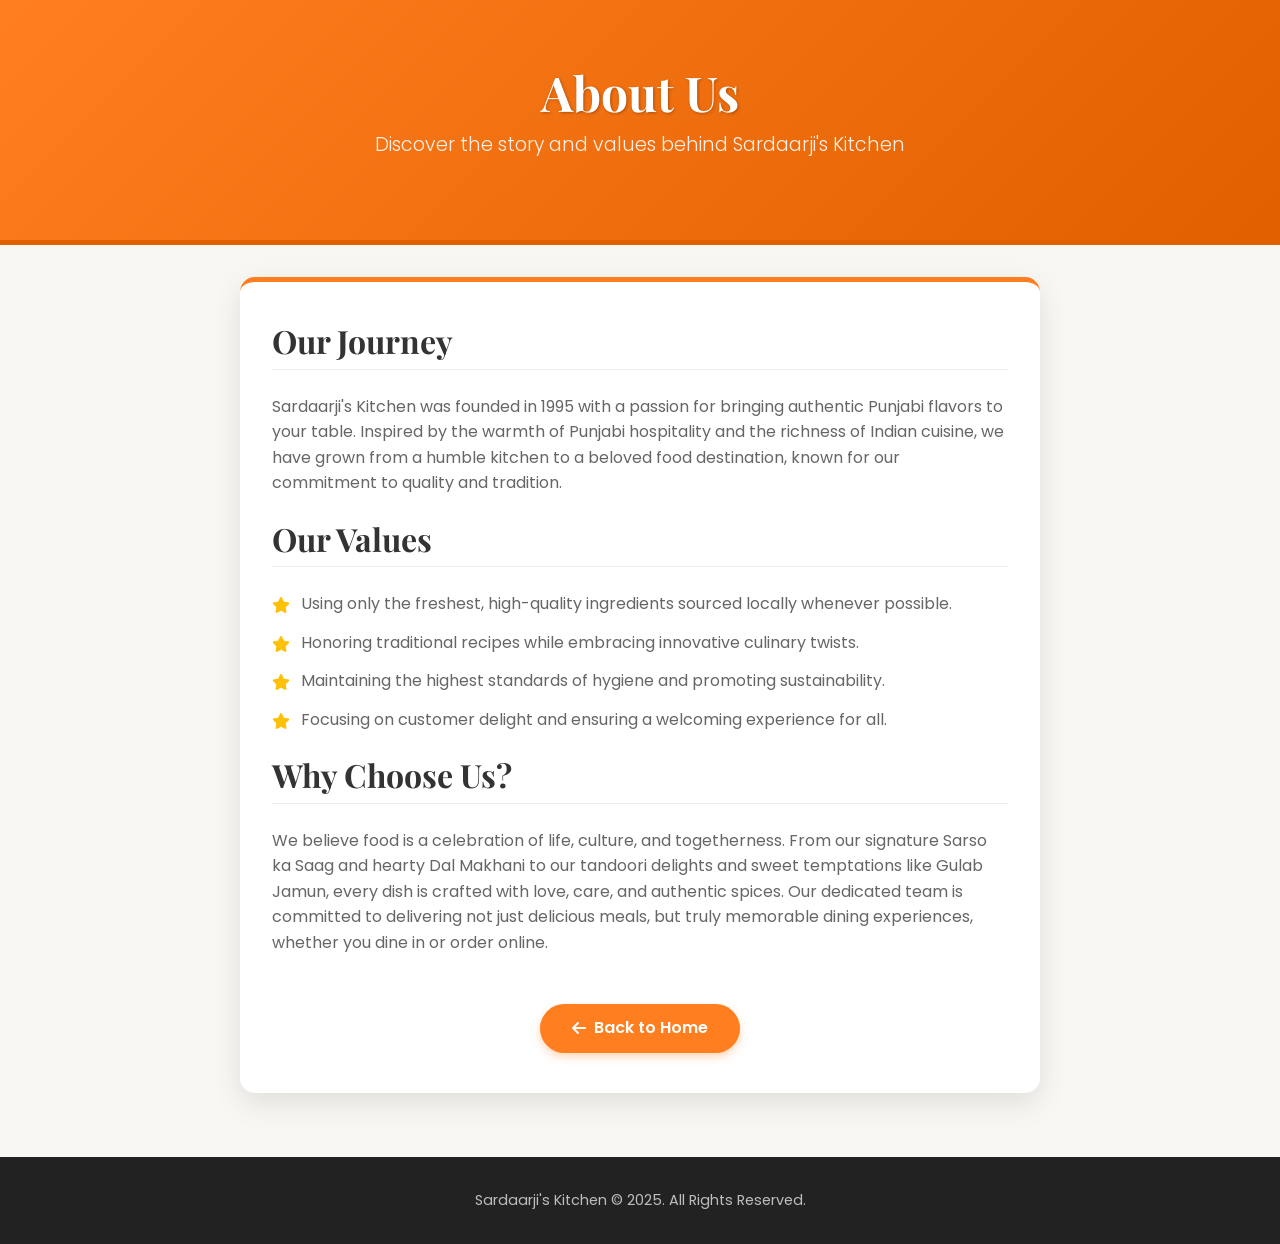
<file: about.html>
<!DOCTYPE html>
<html lang="en">
<head>
  <meta charset="UTF-8">
  <title>About Us - Sardaarji's Kitchen</title>
  <meta name="viewport" content="width=device-width, initial-scale=1.0">

  <!-- Bootstrap CSS -->
  <link href="https://cdn.jsdelivr.net/npm/bootstrap@5.3.0/dist/css/bootstrap.min.css" rel="stylesheet">
  <!-- Font Awesome -->
  <link rel="stylesheet" href="https://cdnjs.cloudflare.com/ajax/libs/font-awesome/6.4.0/css/all.min.css">
  <!-- Google Fonts -->
  <link href="https://fonts.googleapis.com/css2?family=Poppins:wght@300;400;500;600;700;800&family=Playfair+Display:wght@400;500;600;700&display=swap" rel="stylesheet">

  <style>
    /* --- Root Variables (from main theme) --- */
    :root {
        --primary-color: #FF7E1F; /* Orange */
        --primary-dark: #E06000;
        --secondary-color: #4CAF50; /* Green (Used less here) */
        --accent-color: #FFC107; /* Yellow (Used less here) */
        --dark-color: #333333;
        --darker-bg: #222222; /* Footer background */
        --light-color: #F8F9FA;
        --text-color: #212529;
        --background-light: #f9f7f4; /* Light beige background */
        --white: #ffffff;
        --grey-light: #eee;
        --grey-medium: #999;
        --grey-dark: #666;
        --border-radius: 15px;
        --shadow-light: 0 6px 15px rgba(0,0,0,0.08);
        --shadow-medium: 0 10px 30px rgba(0,0,0,0.1);
    }

    /* --- Base Styles --- */
    body {
        font-family: 'Poppins', sans-serif;
        background-color: var(--background-light);
        color: var(--text-color);
        line-height: 1.6;
    }

    h1, h2, h3, h4 {
        font-family: 'Playfair Display', serif;
        font-weight: 700;
        color: var(--dark-color);
    }

    a {
        color: var(--primary-color);
        text-decoration: none;
    }
    a:hover {
        color: var(--primary-dark);
    }

    /* --- Page Header --- */
    .page-header {
        background: linear-gradient(135deg, var(--primary-color), var(--primary-dark)); /* Using theme colors */
        color: var(--white);
        padding: 4rem 1rem; /* Increased padding */
        text-align: center;
        margin-bottom: 2rem; /* Space below header */
        border-bottom: 5px solid var(--primary-dark);
    }

    .page-header h1 {
        font-weight: 700;
        font-size: 3rem; /* Larger heading */
        color: var(--white); /* Explicitly white */
        margin-bottom: 0.5rem;
        text-shadow: 1px 1px 3px rgba(0,0,0,0.3);
    }

    .page-header p.lead {
        font-weight: 300;
        font-size: 1.2rem;
        opacity: 0.9;
    }

    /* --- Content Block Styling --- */
    .content-block {
        background: var(--white);
        border-radius: var(--border-radius);
        box-shadow: var(--shadow-medium);
        padding: 2.5rem 2rem; /* Original padding */
        margin: 2rem auto; /* Centering */
        max-width: 800px; /* Limiting width */
        border-top: 5px solid var(--primary-color); /* Accent border */
    }

    .content-block h2 {
        font-size: 2rem;
        margin-bottom: 1.5rem;
        padding-bottom: 0.5rem;
        border-bottom: 1px solid var(--grey-light);
        color: var(--dark-color);
    }

    .content-block p, .content-block ul {
        color: var(--grey-dark); /* Softer text color */
        margin-bottom: 1.5rem;
        font-size: 1rem;
    }

    .content-block ul {
        list-style: none; /* Remove default bullets */
        padding-left: 0;
    }

    .content-block ul li {
        position: relative;
        padding-left: 1.8rem; /* Space for custom icon */
        margin-bottom: 0.8rem;
    }

    .content-block ul li::before {
        content: '\f005'; /* Font Awesome Star icon */
        font-family: 'Font Awesome 6 Free';
        font-weight: 900; /* Solid style */
        color: var(--accent-color); /* Yellow accent */
        position: absolute;
        left: 0;
        top: 2px; /* Adjust vertical alignment */
        font-size: 1rem;
    }

    /* --- Button Styling --- */
    .btn-main {
        background-color: var(--primary-color);
        border-color: var(--primary-color);
        color: var(--white);
        padding: 0.8rem 2rem;
        border-radius: 50px;
        font-weight: 600;
        transition: all 0.3s ease;
        box-shadow: 0 4px 8px rgba(255, 126, 31, 0.3);
        border: none; /* Ensure no default border */
        display: inline-flex; /* Align icon and text */
        align-items: center;
        gap: 0.5rem; /* Space between icon and text */
    }

    .btn-main:hover {
        background-color: var(--primary-dark);
        border-color: var(--primary-dark);
        color: var(--white); /* Ensure text stays white */
        transform: translateY(-3px);
        box-shadow: 0 6px 12px rgba(255, 126, 31, 0.4);
    }

    /* --- Footer Styling --- */
    footer {
        background-color: var(--darker-bg); /* Consistent dark footer */
        color: rgba(255, 255, 255, 0.7); /* Softer white text */
        text-align: center;
        padding: 2rem 1rem; /* Consistent padding */
        margin-top: 4rem; /* More space before footer */
        font-size: 0.9rem;
    }

     /* --- Responsive --- */
     @media (max-width: 768px) {
         .page-header h1 {
             font-size: 2.5rem;
         }
         .content-block {
             padding: 2rem 1.5rem;
             margin: 1.5rem auto;
         }
     }
     @media (max-width: 576px) {
         .page-header {
             padding: 3rem 1rem;
         }
         .page-header h1 {
             font-size: 2rem;
         }
          .page-header p.lead {
             font-size: 1rem;
         }
         .content-block {
             padding: 1.5rem 1rem;
             margin: 1rem auto;
         }
         .content-block h2 {
             font-size: 1.6rem;
         }
         .content-block p, .content-block ul {
             font-size: 0.95rem;
         }
     }

  </style>
</head>
<body>

  <!-- Header Section -->
  <div class="page-header">
    <h1>About Us</h1>
    <p class="lead">Discover the story and values behind Sardaarji's Kitchen</p>
  </div>

  <!-- Main Content -->
  <div class="container">
    <div class="content-block">
      <h2>Our Journey</h2>
      <p>Sardaarji's Kitchen was founded in 1995 with a passion for bringing authentic Punjabi flavors to your table. Inspired by the warmth of Punjabi hospitality and the richness of Indian cuisine, we have grown from a humble kitchen to a beloved food destination, known for our commitment to quality and tradition.</p>

      <h2>Our Values</h2>
      <ul>
        <li>Using only the freshest, high-quality ingredients sourced locally whenever possible.</li>
        <li>Honoring traditional recipes while embracing innovative culinary twists.</li>
        <li>Maintaining the highest standards of hygiene and promoting sustainability.</li>
        <li>Focusing on customer delight and ensuring a welcoming experience for all.</li>
      </ul>

      <h2>Why Choose Us?</h2>
      <p>We believe food is a celebration of life, culture, and togetherness. From our signature Sarso ka Saag and hearty Dal Makhani to our tandoori delights and sweet temptations like Gulab Jamun, every dish is crafted with love, care, and authentic spices. Our dedicated team is committed to delivering not just delicious meals, but truly memorable dining experiences, whether you dine in or order online.</p>

      <!-- Back Button -->
      <div class="text-center mt-5"> <!-- Increased top margin -->
        <a href="index.html" class="btn btn-main">
          <i class="fas fa-arrow-left"></i> Back to Home
        </a>
      </div>
    </div>
  </div>

  <!-- Footer Section -->
  <footer>
    <div>Sardaarji's Kitchen &copy; 2025. All Rights Reserved.</div>
  </footer>

  <!-- Bootstrap JS and Popper.js (Keep for potential future components) -->
  <script src="https://cdn.jsdelivr.net/npm/bootstrap@5.3.0/dist/js/bootstrap.bundle.min.js"></script>
  <!-- No custom JS needed for this static page -->

</body>
</html>
</file>
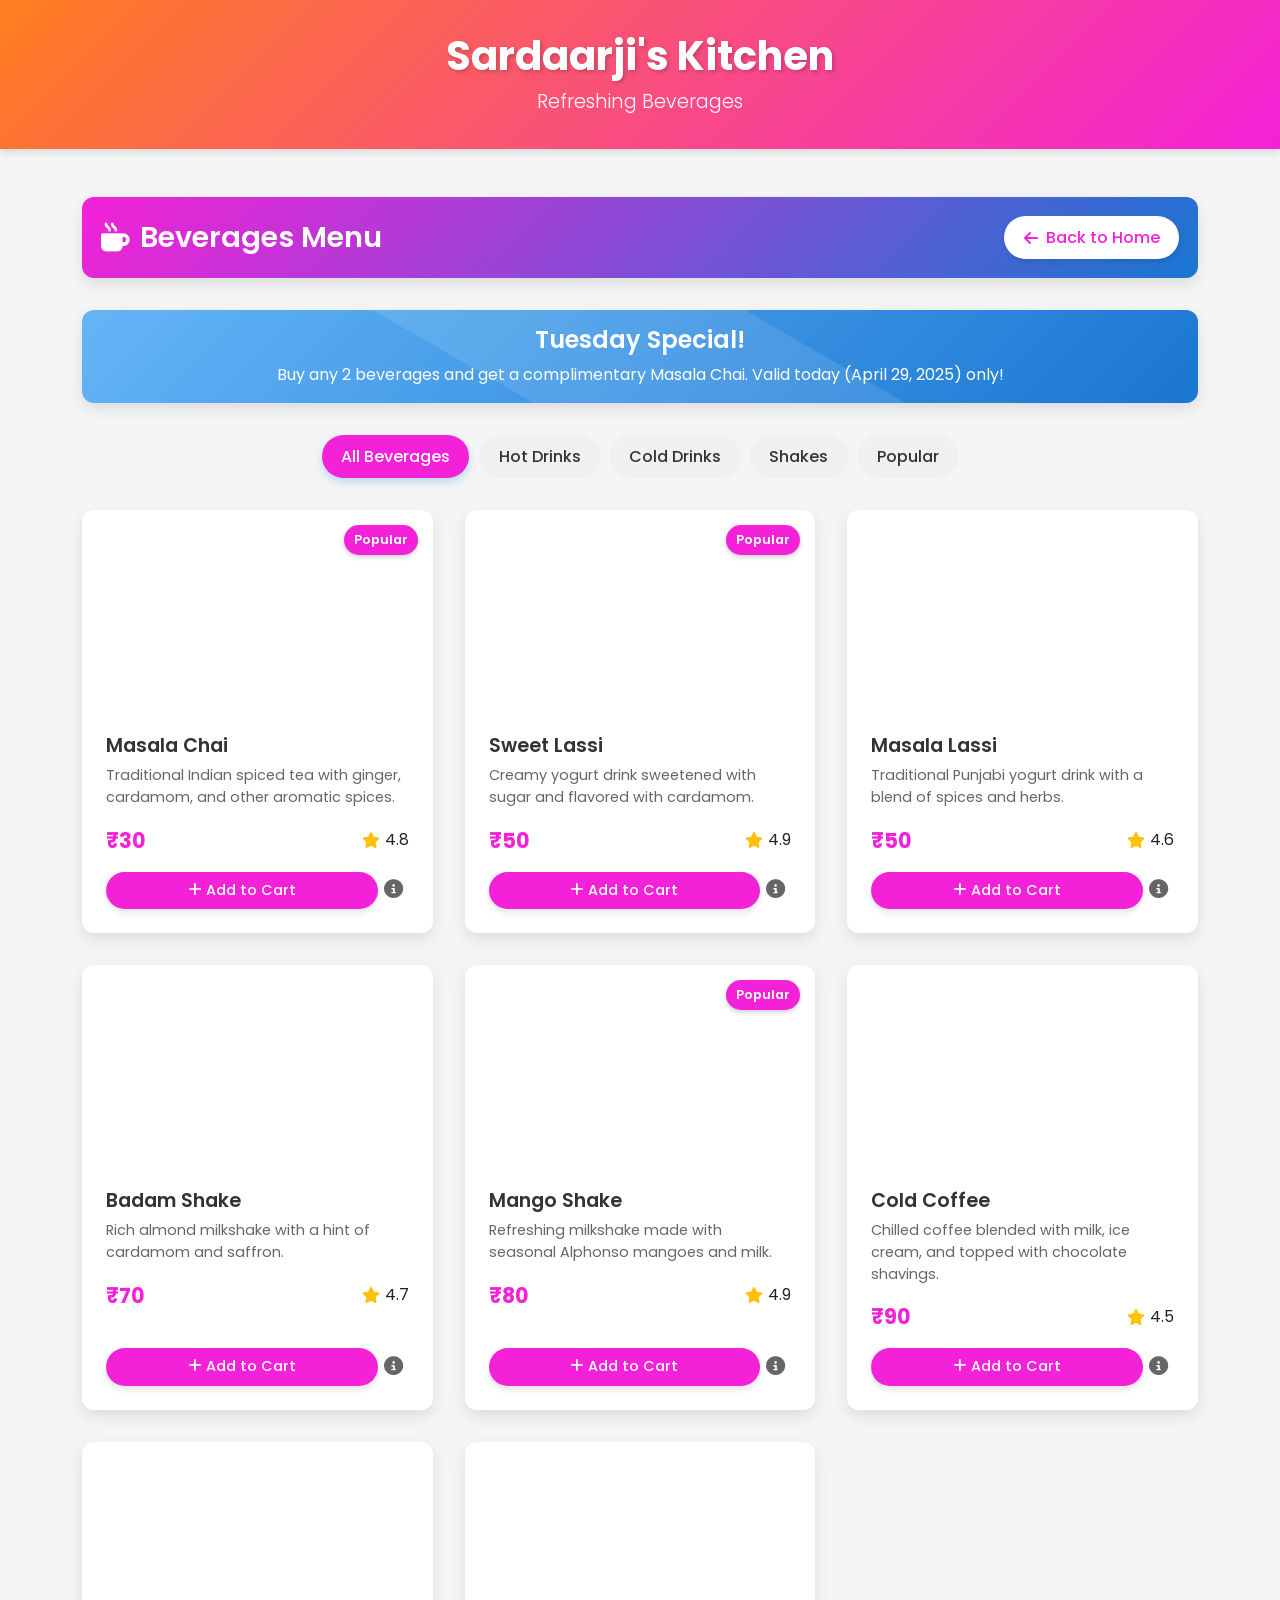
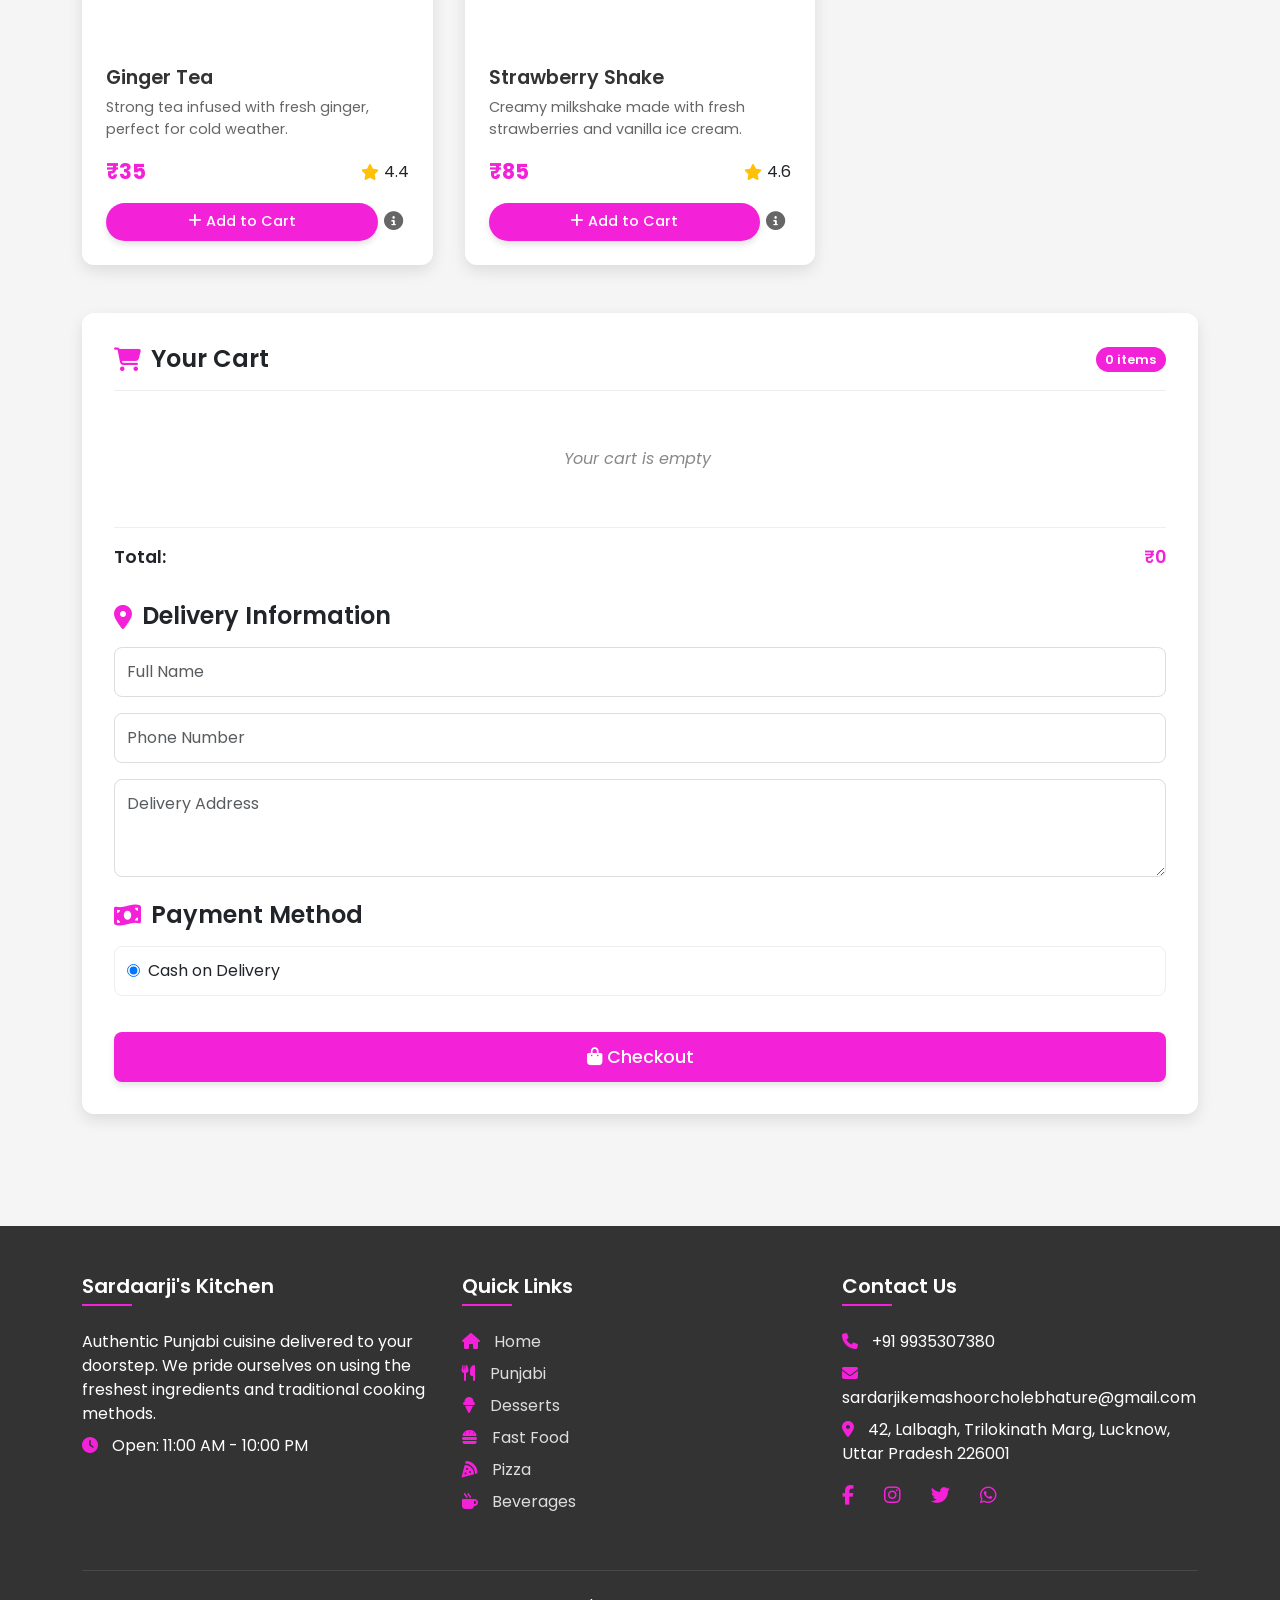
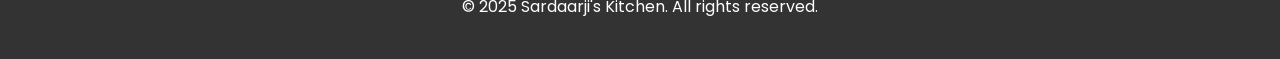
<file: beverage.html>
<!DOCTYPE html>
<html lang="en">
<head>
    <meta charset="UTF-8">
    <meta name="viewport" content="width=device-width, initial-scale=1.0">
    <title>Beverages Menu - Sardaarji's Kitchen</title>
    <!-- Bootstrap CSS -->
    <link href="https://cdn.jsdelivr.net/npm/bootstrap@5.3.0/dist/css/bootstrap.min.css" rel="stylesheet">
    <!-- Font Awesome -->
    <link rel="stylesheet" href="https://cdnjs.cloudflare.com/ajax/libs/font-awesome/6.4.0/css/all.min.css">
    <!-- Google Fonts -->
    <link href="https://fonts.googleapis.com/css2?family=Poppins:wght@300;400;500;600;700&display=swap" rel="stylesheet">
    <style>
        :root {
            --primary-color: #FF7E1F;
            --secondary-color: #f321d7;
            --accent-color: #FFC107;
            --dark-color: #333333;
            --light-color: #F8F9FA;
            --text-color: #212529;
            --border-radius: 12px;
            --box-shadow: 0 6px 15px rgba(0,0,0,0.1);
            --transition: all 0.3s ease;
        }
        
        body {
            font-family: 'Poppins', 'Segoe UI', sans-serif;
            background-color: #f5f5f5;
            color: var(--text-color);
            overflow-x: hidden;
        }
        
        /* Header Styles */
        .site-header {
            background: linear-gradient(135deg, var(--primary-color), var(--secondary-color));
            color: white;
            padding: 2rem 0;
            text-align: center;
            box-shadow: 0 4px 6px rgba(0,0,0,0.1);
            position: relative;
        }
        
        .site-header h1 {
            font-weight: 700;
            margin-bottom: 0.5rem;
            font-size: 2.5rem;
            text-shadow: 2px 2px 4px rgba(0,0,0,0.2);
        }
        
        .site-header p.lead {
            font-weight: 300;
            font-size: 1.2rem;
            max-width: 800px;
            margin: 0 auto;
        }
        
        /* Category Header */
        .category-header {
            background: linear-gradient(135deg, var(--secondary-color), #1976D2);
            color: white;
            padding: 1.2rem;
            border-radius: var(--border-radius);
            margin-bottom: 2rem;
            display: flex;
            justify-content: space-between;
            align-items: center;
            box-shadow: var(--box-shadow);
        }
        
        .category-header h2 {
            margin: 0;
            font-weight: 600;
            font-size: 1.8rem;
            display: flex;
            align-items: center;
        }
        
        .category-header h2 i {
            margin-right: 10px;
        }
        
        .back-btn {
            background-color: white;
            color: var(--secondary-color);
            border: none;
            padding: 0.6rem 1.2rem;
            border-radius: 50px;
            font-weight: 500;
            display: flex;
            align-items: center;
            gap: 0.5rem;
            transition: var(--transition);
            box-shadow: 0 3px 6px rgba(0,0,0,0.1);
        }
        
        .back-btn:hover {
            background-color: var(--light-color);
            transform: translateX(-5px);
            box-shadow: 0 5px 10px rgba(0,0,0,0.15);
        }
        
        /* Menu Filter */
        .menu-filter {
            display: flex;
            flex-wrap: wrap;
            gap: 10px;
            margin-bottom: 2rem;
            justify-content: center;
        }
        
        .filter-btn {
            background-color: #f0f0f0;
            border: none;
            padding: 0.6rem 1.2rem;
            border-radius: 50px;
            font-weight: 500;
            transition: var(--transition);
            color: var(--dark-color);
        }
        
        .filter-btn.active {
            background-color: var(--secondary-color);
            color: white;
            box-shadow: 0 4px 8px rgba(33, 150, 243, 0.3);
        }
        
        .filter-btn:hover:not(.active) {
            background-color: #e0e0e0;
            transform: translateY(-3px);
        }
        
        /* Menu Grid */
        .menu-grid {
            display: grid;
            grid-template-columns: repeat(auto-fill, minmax(300px, 1fr));
            gap: 2rem;
        }
        
        .menu-item {
            background-color: white;
            border-radius: var(--border-radius);
            overflow: hidden;
            box-shadow: var(--box-shadow);
            transition: var(--transition);
            display: flex;
            flex-direction: column;
        }
        
        .menu-item:hover {
            transform: translateY(-10px);
            box-shadow: 0 12px 20px rgba(0,0,0,0.15);
        }
        
        .menu-item-img {
            height: 200px;
            background-size: cover;
            background-position: center;
            position: relative;
        }
        
        .menu-badge {
            position: absolute;
            top: 15px;
            right: 15px;
            background-color: var(--secondary-color);
            color: white;
            padding: 5px 10px;
            border-radius: 20px;
            font-size: 0.8rem;
            font-weight: 600;
            box-shadow: 0 2px 5px rgba(0,0,0,0.2);
        }
        
        .menu-item-info {
            padding: 1.5rem;
            flex-grow: 1;
            display: flex;
            flex-direction: column;
            justify-content: space-between;
        }
        
        .menu-item-title {
            font-weight: 600;
            margin: 0 0 0.5rem 0;
            font-size: 1.2rem;
            color: var(--dark-color);
        }
        
        .menu-item-desc {
            color: #666;
            font-size: 0.9rem;
            margin-bottom: 1rem;
        }
        
        .menu-item-meta {
            display: flex;
            justify-content: space-between;
            align-items: center;
            margin-bottom: 1rem;
        }
        
        .menu-item-price {
            font-weight: 700;
            color: var(--secondary-color);
            font-size: 1.3rem;
        }
        
        .menu-item-rating {
            display: flex;
            align-items: center;
            gap: 5px;
        }
        
        .menu-item-rating i {
            color: var(--accent-color);
        }
        
        .menu-item-actions {
            display: flex;
            justify-content: space-between;
            align-items: center;
        }
        
        .btn-info {
            background: none;
            border: none;
            color: #666;
            font-size: 1.2rem;
            cursor: pointer;
            transition: var(--transition);
        }
        
        .btn-info:hover {
            color: var(--secondary-color);
            transform: scale(1.1);
        }
        
        .btn-animated {
            background-color: var(--secondary-color);
            color: white;
            border: none;
            padding: 0.6rem 1.2rem;
            border-radius: 50px;
            cursor: pointer;
            transition: all 0.3s cubic-bezier(0.68, -0.55, 0.265, 1.55);
            position: relative;
            overflow: hidden;
            font-weight: 500;
            display: inline-block;
            text-align: center;
            box-shadow: 0 4px 6px rgba(0,0,0,0.1);
        }
        
        .btn-animated:hover {
            transform: translateY(-3px) scale(1.05);
            box-shadow: 0 7px 10px rgba(0,0,0,0.2);
        }
        
        .btn-animated:active {
            transform: translateY(1px);
            box-shadow: 0 2px 3px rgba(0,0,0,0.1);
        }
        
        .btn-animated::before {
            content: '';
            position: absolute;
            top: 0;
            left: 0;
            width: 100%;
            height: 100%;
            background: rgba(255, 255, 255, 0.2);
            transform: translateX(-100%);
            transition: transform 0.3s ease;
        }
        
        .btn-animated:hover::before {
            transform: translateX(100%);
        }
        
        .btn-add-cart {
            padding: 0.5rem 1rem;
            font-size: 0.9rem;
            width: 100%;
        }
        
        /* Cart Styles */
        .cart-container {
            background-color: white;
            border-radius: var(--border-radius);
            box-shadow: var(--box-shadow);
            padding: 2rem;
            position: sticky;
            top: 2rem;
        }
        
        .cart-header {
            display: flex;
            justify-content: space-between;
            align-items: center;
            margin-bottom: 1.5rem;
            border-bottom: 1px solid #eee;
            padding-bottom: 1rem;
        }
        
        .cart-title {
            font-weight: 600;
            font-size: 1.5rem;
            margin: 0;
            display: flex;
            align-items: center;
            gap: 10px;
        }
        
        .cart-title i {
            color: var(--secondary-color);
        }
        
        .cart-count {
            background-color: var(--secondary-color);
            color: white;
            padding: 0.2rem 0.6rem;
            border-radius: 50px;
            font-size: 0.8rem;
            font-weight: 600;
        }
        
        .cart-items {
            max-height: 300px;
            overflow-y: auto;
            margin-bottom: 1.5rem;
            padding-right: 5px;
        }
        
        .cart-items::-webkit-scrollbar {
            width: 5px;
        }
        
        .cart-items::-webkit-scrollbar-track {
            background: #f1f1f1;
            border-radius: 10px;
        }
        
        .cart-items::-webkit-scrollbar-thumb {
            background: #ccc;
            border-radius: 10px;
        }
        
        .cart-items::-webkit-scrollbar-thumb:hover {
            background: #aaa;
        }
        
        .cart-item {
            display: flex;
            justify-content: space-between;
            align-items: center;
            padding: 0.75rem 0;
            border-bottom: 1px solid #eee;
        }
        
        .cart-item-info {
            flex-grow: 1;
        }
        
        .cart-item-title {
            font-weight: 500;
            margin: 0 0 0.25rem 0;
        }
        
        .cart-item-price {
            color: var(--secondary-color);
            font-weight: 500;
        }
        
        .cart-item-quantity {
            display: flex;
            align-items: center;
            gap: 0.5rem;
        }
        
        .empty-cart-message {
            text-align: center;
            padding: 2rem 0;
            color: #888;
            font-style: italic;
        }
        
        .cart-total {
            display: flex;
            justify-content: space-between;
            font-weight: 600;
            font-size: 1.1rem;
            margin-bottom: 1rem;
            padding-top: 1rem;
            border-top: 1px solid #eee;
        }
        
        .cart-total-price {
            color: var(--secondary-color);
        }
        
        /* Address Form */
        .address-form {
            margin-top: 2rem;
        }
        
        .address-form h4 {
            font-weight: 600;
            margin-bottom: 1rem;
            display: flex;
            align-items: center;
            gap: 10px;
        }
        
        .address-form h4 i {
            color: var(--secondary-color);
        }
        
        .form-group {
            margin-bottom: 1rem;
        }
        
        .form-control {
            width: 100%;
            padding: 0.75rem;
            border: 1px solid #ddd;
            border-radius: 8px;
            transition: border-color 0.3s ease;
            font-family: inherit;
        }
        
        .form-control:focus {
            border-color: var(--secondary-color);
            outline: none;
            box-shadow: 0 0 0 3px rgba(33, 150, 243, 0.1);
        }
        
        /* Payment Methods */
        .payment-methods {
            margin-top: 1.5rem;
        }
        
        .payment-methods h4 {
            font-weight: 600;
            margin-bottom: 1rem;
            display: flex;
            align-items: center;
            gap: 10px;
        }
        
        .payment-methods h4 i {
            color: var(--secondary-color);
        }
        
        .payment-method {
            display: flex;
            align-items: center;
            margin-bottom: 0.75rem;
            padding: 0.75rem;
            border: 1px solid #eee;
            border-radius: 8px;
            transition: var(--transition);
        }
        
        .payment-method:hover {
            background-color: #f9f9f9;
            border-color: #ddd;
        }
        
        .payment-method input {
            margin-right: 0.5rem;
        }
        
        .btn-checkout {
            background-color: var(--secondary-color);
            width: 100%;
            padding: 0.75rem;
            font-size: 1.1rem;
            margin-top: 1.5rem;
            border-radius: 8px;
        }
        
        /* Footer */
        footer {
            background-color: var(--dark-color);
            color: white;
            padding: 3rem 0 2rem;
            margin-top: 4rem;
        }
        
        footer h5 {
            font-weight: 600;
            margin-bottom: 1.5rem;
            position: relative;
            padding-bottom: 0.5rem;
        }
        
        footer h5::after {
            content: '';
            position: absolute;
            left: 0;
            bottom: 0;
            width: 50px;
            height: 2px;
            background-color: var(--secondary-color);
        }
        
        footer a {
            color: #ddd;
            text-decoration: none;
            transition: var(--transition);
            display: inline-block;
            margin-bottom: 0.5rem;
        }
        
        footer a:hover {
            color: white;
            transform: translateX(5px);
        }
        
        footer p {
            margin-bottom: 0.5rem;
        }
        
        footer i {
            margin-right: 10px;
            color: var(--secondary-color);
        }
        
        .footer-bottom {
            border-top: 1px solid rgba(255,255,255,0.1);
            padding-top: 1.5rem;
            margin-top: 2rem;
        }
        
        .social-icons a {
            font-size: 1.2rem;
            transition: var(--transition);
        }
        
        .social-icons a:hover {
            color: var(--secondary-color);
            transform: translateY(-3px);
        }
        
        /* Nutritional Info Modal */
        .nutrition-modal {
            display: none;
            position: fixed;
            top: 0;
            left: 0;
            width: 100%;
            height: 100%;
            background-color: rgba(0,0,0,0.5);
            z-index: 1000;
            justify-content: center;
            align-items: center;
        }
        
        .nutrition-content {
            background-color: white;
            padding: 2rem;
            border-radius: var(--border-radius);
            max-width: 500px;
            width: 90%;
            max-height: 80vh;
            overflow-y: auto;
        }
        
        .nutrition-header {
            display: flex;
            justify-content: space-between;
            align-items: center;
            margin-bottom: 1.5rem;
            border-bottom: 1px solid #eee;
            padding-bottom: 1rem;
        }
        
        .nutrition-title {
            font-weight: 600;
            margin: 0;
        }
        
        .close-modal {
            background: none;
            border: none;
            font-size: 1.5rem;
            cursor: pointer;
            color: #888;
            transition: var(--transition);
        }
        
        .close-modal:hover {
            color: var(--dark-color);
        }
        
        .nutrition-table {
            width: 100%;
            border-collapse: collapse;
            margin-bottom: 1rem;
        }
        
        .nutrition-table th, .nutrition-table td {
            padding: 0.5rem;
            text-align: left;
            border-bottom: 1px solid #eee;
        }
        
        .nutrition-table th {
            font-weight: 600;
            color: var(--dark-color);
        }
        
        /* Floating Cart Button for Mobile */
        .floating-cart-btn {
            display: none;
            position: fixed;
            bottom: 20px;
            right: 20px;
            width: 60px;
            height: 60px;
            border-radius: 50%;
            background-color: var(--secondary-color);
            color: white;
            border: none;
            box-shadow: 0 4px 10px rgba(0,0,0,0.2);
            z-index: 100;
            cursor: pointer;
            transition: var(--transition);
        }
        
        .floating-cart-btn:hover {
            transform: scale(1.1);
        }
        
        .floating-cart-btn i {
            font-size: 1.5rem;
        }
        
        .floating-cart-count {
            position: absolute;
            top: -5px;
            right: -5px;
            background-color: var(--primary-color);
            color: white;
            width: 25px;
            height: 25px;
            border-radius: 50%;
            display: flex;
            align-items: center;
            justify-content: center;
            font-size: 0.8rem;
            font-weight: 600;
        }
        
        /* Notification */
        .notification {
            position: fixed;
            bottom: 20px;
            left: 20px;
            background-color: var(--secondary-color);
            color: white;
            padding: 10px 20px;
            border-radius: 5px;
            box-shadow: 0 3px 10px rgba(0,0,0,0.2);
            z-index: 1000;
            transition: all 0.3s ease;
            opacity: 0;
            transform: translateY(20px);
        }
        
        /* Special Offers Banner */
        .special-offer {
            background: linear-gradient(135deg, #64B5F6, #1976D2);
            color: white;
            padding: 1rem;
            border-radius: var(--border-radius);
            margin-bottom: 2rem;
            text-align: center;
            position: relative;
            overflow: hidden;
            box-shadow: var(--box-shadow);
        }
        
        .special-offer h3 {
            margin: 0;
            font-weight: 600;
            font-size: 1.5rem;
            margin-bottom: 0.5rem;
        }
        
        .special-offer p {
            margin: 0;
            font-size: 1rem;
        }
        
        .special-offer::before {
            content: '';
            position: absolute;
            top: -50%;
            left: -50%;
            width: 200%;
            height: 200%;
            background: rgba(255, 255, 255, 0.1);
            transform: rotate(30deg);
        }
        
        /* Responsive Adjustments */
        @media (max-width: 992px) {
            .menu-grid {
                grid-template-columns: repeat(auto-fill, minmax(250px, 1fr));
            }
            
            .cart-container {
                position: static;
                margin-top: 2rem;
            }
        }
        
        @media (max-width: 768px) {
            .site-header h1 {
                font-size: 2rem;
            }
            
            .category-header h2 {
                font-size: 1.5rem;
            }
            
            .menu-grid {
                grid-template-columns: repeat(auto-fill, minmax(220px, 1fr));
                gap: 1.5rem;
            }
            
            .menu-item-img {
                height: 180px;
            }
            
            .floating-cart-btn {
                display: flex;
                align-items: center;
                justify-content: center;
            }
            
            .cart-container {
                display: none;
                position: fixed;
                top: 0;
                left: 0;
                width: 100%;
                height: 100%;
                z-index: 1000;
                margin: 0;
                border-radius: 0;
                padding: 1.5rem;
                overflow-y: auto;
            }
            
            .cart-container.active {
                display: block;
            }
            
            .close-cart {
                display: block;
                position: absolute;
                top: 1rem;
                right: 1rem;
                background: none;
                border: none;
                font-size: 1.5rem;
                color: #888;
            }
        }
        
        @media (max-width: 576px) {
            .site-header {
                padding: 1.5rem 0;
            }
            
            .site-header h1 {
                font-size: 1.75rem;
            }
            
            .category-header {
                flex-direction: column;
                gap: 1rem;
                text-align: center;
                padding: 1rem;
            }
            
            .menu-filter {
                overflow-x: auto;
                justify-content: flex-start;
                padding-bottom: 0.5rem;
                margin-bottom: 1.5rem;
            }
            
            .filter-btn {
                padding: 0.5rem 1rem;
                font-size: 0.9rem;
                white-space: nowrap;
            }
            
            .menu-grid {
                grid-template-columns: 1fr;
            }
            
            .menu-item {
                max-width: 100%;
            }
        }
    </style>
</head>
<body>
    <!-- Header Section -->
    <header class="site-header">
        <div class="container">
            <h1>Sardaarji's Kitchen</h1>
            <p class="lead">Refreshing Beverages</p>
        </div>
    </header>
    
    <!-- Main Content -->
    <main class="py-5">
        <div class="container">
            <div class="category-header">
                <h2><i class="fas fa-mug-hot"></i> Beverages Menu</h2>
                <button class="back-btn" onclick="location.href='index.html'">
                    <i class="fas fa-arrow-left"></i> Back to Home
                </button>
            </div>
            
            <!-- Special Offer Banner -->
            <div class="special-offer">
                <h3>Tuesday Special!</h3>
                <p>Buy any 2 beverages and get a complimentary Masala Chai. Valid today (April 29, 2025) only!</p>
            </div>
            
            <!-- Menu Filter -->
            <div class="menu-filter">
                <button class="filter-btn active" onclick="filterMenu('all')">All Beverages</button>
                <button class="filter-btn" onclick="filterMenu('hot')">Hot Drinks</button>
                <button class="filter-btn" onclick="filterMenu('cold')">Cold Drinks</button>
                <button class="filter-btn" onclick="filterMenu('shakes')">Shakes</button>
                <button class="filter-btn" onclick="filterMenu('popular')">Popular</button>
            </div>
            
            <div class="menu-grid">
                <!-- Menu Item 1 -->
                <div class="menu-item" data-category="hot popular">
                    <div class="menu-item-img" style="background-image: url('https://img.freepik.com/premium-psd/tasty-indian-masala-chai-with-spices-isolated-transparent-background_191095-13585.jpg?w=2000');">
                        <span class="menu-badge">Popular</span>
                    </div>
                    <div class="menu-item-info">
                        <div>
                            <h4 class="menu-item-title">Masala Chai</h4>
                            <p class="menu-item-desc">Traditional Indian spiced tea with ginger, cardamom, and other aromatic spices.</p>
                            <div class="menu-item-meta">
                                <span class="menu-item-price">₹30</span>
                                <div class="menu-item-rating">
                                    <i class="fas fa-star"></i>
                                    <span>4.8</span>
                                </div>
                            </div>
                        </div>
                        <div class="menu-item-actions">
                            <button class="btn-animated btn-add-cart" onclick="addToCart('Masala Chai', 30)">
                                <i class="fas fa-plus"></i> Add to Cart
                            </button>
                            <button class="btn-info" onclick="showNutrition('masala-chai')">
                                <i class="fas fa-info-circle"></i>
                            </button>
                        </div>
                    </div>
                </div>
                
                <!-- Menu Item 2 -->
                <div class="menu-item" data-category="cold popular">
                    <div class="menu-item-img" style="background-image: url('https://www.crazymasalafood.com/wp-content/images/2022/03/lassi-1.jpg');">
                        <span class="menu-badge">Popular</span>
                    </div>
                    <div class="menu-item-info">
                        <div>
                            <h4 class="menu-item-title">Sweet Lassi</h4>
                            <p class="menu-item-desc">Creamy yogurt drink sweetened with sugar and flavored with cardamom.</p>
                            <div class="menu-item-meta">
                                <span class="menu-item-price">₹50</span>
                                <div class="menu-item-rating">
                                    <i class="fas fa-star"></i>
                                    <span>4.9</span>
                                </div>
                            </div>
                        </div>
                        <div class="menu-item-actions">
                            <button class="btn-animated btn-add-cart" onclick="addToCart('Sweet Lassi', 50)">
                                <i class="fas fa-plus"></i> Add to Cart
                            </button>
                            <button class="btn-info" onclick="showNutrition('sweet-lassi')">
                                <i class="fas fa-info-circle"></i>
                            </button>
                        </div>
                    </div>
                </div>
                
                <!-- Menu Item 3 -->
                <div class="menu-item" data-category="cold">
                    <div class="menu-item-img" style="background-image: url('https://www.tajmahal.sk/wp-content/uploads/2020/12/SALTY-LASSI.jpg');"></div>
                    <div class="menu-item-info">
                        <div>
                            <h4 class="menu-item-title">Masala Lassi</h4>
                            <p class="menu-item-desc">Traditional Punjabi yogurt drink with a blend of spices and herbs.</p>
                            <div class="menu-item-meta">
                                <span class="menu-item-price">₹50</span>
                                <div class="menu-item-rating">
                                    <i class="fas fa-star"></i>
                                    <span>4.6</span>
                                </div>
                            </div>
                        </div>
                        <div class="menu-item-actions">
                            <button class="btn-animated btn-add-cart" onclick="addToCart('Masala Lassi', 50)">
                                <i class="fas fa-plus"></i> Add to Cart
                            </button>
                            <button class="btn-info" onclick="showNutrition('masala-lassi')">
                                <i class="fas fa-info-circle"></i>
                            </button>
                        </div>
                    </div>
                </div>
                
                <!-- Menu Item 4 -->
                <div class="menu-item" data-category="shakes">
                    <div class="menu-item-img" style="background-image: url('https://recipesfromalife.com/wp-content/uploads/2023/08/badam-shake-recipe-1.jpeg');"></div>
                    <div class="menu-item-info">
                        <div>
                            <h4 class="menu-item-title">Badam Shake</h4>
                            <p class="menu-item-desc">Rich almond milkshake with a hint of cardamom and saffron.</p>
                            <div class="menu-item-meta">
                                <span class="menu-item-price">₹70</span>
                                <div class="menu-item-rating">
                                    <i class="fas fa-star"></i>
                                    <span>4.7</span>
                                </div>
                            </div>
                        </div>
                        <div class="menu-item-actions">
                            <button class="btn-animated btn-add-cart" onclick="addToCart('Badam Shake', 70)">
                                <i class="fas fa-plus"></i> Add to Cart
                            </button>
                            <button class="btn-info" onclick="showNutrition('badam-shake')">
                                <i class="fas fa-info-circle"></i>
                            </button>
                        </div>
                    </div>
                </div>
                
                <!-- Menu Item 5 -->
                <div class="menu-item" data-category="shakes popular">
                    <div class="menu-item-img" style="background-image: url('https://www.spiceupthecurry.com/wp-content/uploads/2013/06/mango-milkshake-2.jpg');">
                        <span class="menu-badge">Popular</span>
                    </div>
                    <div class="menu-item-info">
                        <div>
                            <h4 class="menu-item-title">Mango Shake</h4>
                            <p class="menu-item-desc">Refreshing milkshake made with seasonal Alphonso mangoes and milk.</p>
                            <div class="menu-item-meta">
                                <span class="menu-item-price">₹80</span>
                                <div class="menu-item-rating">
                                    <i class="fas fa-star"></i>
                                    <span>4.9</span>
                                </div>
                            </div>
                        </div>
                        <div class="menu-item-actions">
                            <button class="btn-animated btn-add-cart" onclick="addToCart('Mango Shake', 80)">
                                <i class="fas fa-plus"></i> Add to Cart
                            </button>
                            <button class="btn-info" onclick="showNutrition('mango-shake')">
                                <i class="fas fa-info-circle"></i>
                            </button>
                        </div>
                    </div>
                </div>
                
                <!-- Menu Item 6 -->
                <div class="menu-item" data-category="cold">
                    <div class="menu-item-img" style="background-image: url('https://wallpaperaccess.com/full/2186603.jpg');"></div>
                    <div class="menu-item-info">
                        <div>
                            <h4 class="menu-item-title">Cold Coffee</h4>
                            <p class="menu-item-desc">Chilled coffee blended with milk, ice cream, and topped with chocolate shavings.</p>
                            <div class="menu-item-meta">
                                <span class="menu-item-price">₹90</span>
                                <div class="menu-item-rating">
                                    <i class="fas fa-star"></i>
                                    <span>4.5</span>
                                </div>
                            </div>
                        </div>
                        <div class="menu-item-actions">
                            <button class="btn-animated btn-add-cart" onclick="addToCart('Cold Coffee', 90)">
                                <i class="fas fa-plus"></i> Add to Cart
                            </button>
                            <button class="btn-info" onclick="showNutrition('cold-coffee')">
                                <i class="fas fa-info-circle"></i>
                            </button>
                        </div>
                    </div>
                </div>
                
                <!-- Additional Menu Items -->
                <div class="menu-item" data-category="hot">
                    <div class="menu-item-img" style="background-image: url('https://rootwoot.com/wp-content/uploads/2021/09/kullad4.jpg');"></div>
                    <div class="menu-item-info">
                        <div>
                            <h4 class="menu-item-title">Ginger Tea</h4>
                            <p class="menu-item-desc">Strong tea infused with fresh ginger, perfect for cold weather.</p>
                            <div class="menu-item-meta">
                                <span class="menu-item-price">₹35</span>
                                <div class="menu-item-rating">
                                    <i class="fas fa-star"></i>
                                    <span>4.4</span>
                                </div>
                            </div>
                        </div>
                        <div class="menu-item-actions">
                            <button class="btn-animated btn-add-cart" onclick="addToCart('Ginger Tea', 35)">
                                <i class="fas fa-plus"></i> Add to Cart
                            </button>
                            <button class="btn-info" onclick="showNutrition('ginger-tea')">
                                <i class="fas fa-info-circle"></i>
                            </button>
                        </div>
                    </div>
                </div>
                
                <div class="menu-item" data-category="shakes">
                    <div class="menu-item-img" style="background-image: url('https://images.unsplash.com/photo-1579954115545-a95591f28bfc?ixlib=rb-1.2.1&auto=format&fit=crop&w=800&q=80');"></div>
                    <div class="menu-item-info">
                        <div>
                            <h4 class="menu-item-title">Strawberry Shake</h4>
                            <p class="menu-item-desc">Creamy milkshake made with fresh strawberries and vanilla ice cream.</p>
                            <div class="menu-item-meta">
                                <span class="menu-item-price">₹85</span>
                                <div class="menu-item-rating">
                                    <i class="fas fa-star"></i>
                                    <span>4.6</span>
                                </div>
                            </div>
                        </div>
                        <div class="menu-item-actions">
                            <button class="btn-animated btn-add-cart" onclick="addToCart('Strawberry Shake', 85)">
                                <i class="fas fa-plus"></i> Add to Cart
                            </button>
                            <button class="btn-info" onclick="showNutrition('strawberry-shake')">
                                <i class="fas fa-info-circle"></i>
                            </button>
                        </div>
                    </div>
                </div>
            </div>
            
            <!-- Floating Cart Button for Mobile -->
            <button class="floating-cart-btn" onclick="toggleMobileCart()">
                <i class="fas fa-shopping-cart"></i>
                <span class="floating-cart-count" id="floating-cart-count">0</span>
            </button>
            
            <!-- Cart Section -->
            <div class="cart-container mt-5" id="cart-container">
                <button class="close-cart" onclick="toggleMobileCart()" id="close-cart">
                    <i class="fas fa-times"></i>
                </button>
                <div class="cart-header">
                    <h3 class="cart-title"><i class="fas fa-shopping-cart"></i> Your Cart</h3>
                    <span class="cart-count" id="cart-count">0 items</span>
                </div>
                
                <div id="cart-items" class="cart-items">
                    <!-- Cart items will be added here dynamically -->
                    <div class="empty-cart-message">Your cart is empty</div>
                </div>
                
                <div class="cart-total">
                    <span>Total:</span>
                    <span class="cart-total-price" id="total-price">₹0</span>
                </div>
                
                <div id="special-offer-applied" style="display: none; color: var(--secondary-color); margin-bottom: 15px; font-weight: 600;">
                    Tuesday Special: Free Masala Chai added!
                </div>
                
                <div class="address-form">
                    <h4><i class="fas fa-map-marker-alt"></i> Delivery Information</h4>
                    <div class="form-group">
                        <input type="text" class="form-control" placeholder="Full Name" id="name">
                    </div>
                    <div class="form-group">
                        <input type="text" class="form-control" placeholder="Phone Number" id="phone">
                    </div>
                    <div class="form-group">
                        <textarea class="form-control" placeholder="Delivery Address" id="address" rows="3"></textarea>
                    </div>
                </div>
                
                <div class="payment-methods">
                    <h4><i class="fas fa-money-bill-wave"></i> Payment Method</h4>
                    <div class="payment-method">
                        <input type="radio" id="cod" name="payment" value="cod" checked>
                        <label for="cod">Cash on Delivery</label>
                    </div>
                </div>
                
                <button class="btn-animated btn-checkout" onclick="checkout()">
                    <i class="fas fa-shopping-bag"></i> Checkout
                </button>
            </div>
        </div>
    </main>
    
    <!-- Nutritional Info Modal -->
    <div class="nutrition-modal" id="nutrition-modal">
        <div class="nutrition-content">
            <div class="nutrition-header">
                <h3 class="nutrition-title" id="nutrition-title">Nutritional Information</h3>
                <button class="close-modal" onclick="closeNutrition()">
                    <i class="fas fa-times"></i>
                </button>
            </div>
            <div id="nutrition-details">
                <!-- Nutritional details will be loaded here -->
            </div>
        </div>
    </div>
    
    <!-- Footer -->
    <footer>
        <div class="container">
            <div class="row">
                <div class="col-md-4">
                    <h5>Sardaarji's Kitchen</h5>
                    <p>Authentic Punjabi cuisine delivered to your doorstep. We pride ourselves on using the freshest ingredients and traditional cooking methods.</p>
                    <p><i class="fas fa-clock"></i> Open: 11:00 AM - 10:00 PM</p>
                </div>
                <div class="col-md-4">
                    <h5>Quick Links</h5>
                    <ul class="list-unstyled">
                        <li><a href="index.html"><i class="fas fa-home"></i> Home</a></li>
                        <li><a href="Punjabi.html"><i class="fas fa-utensils"></i> Punjabi</a></li>
                        <li><a href="dessert.html"><i class="fas fa-ice-cream"></i> Desserts</a></li>
                        <li><a href="fast-food.html"><i class="fas fa-hamburger"></i> Fast Food</a></li>
                        <li><a href="pizza.html"><i class="fas fa-pizza-slice"></i> Pizza</a></li>
                        <li><a href="beverage.html"><i class="fas fa-mug-hot"></i> Beverages</a></li>
                    </ul>
                </div>
                <div class="col-md-4">
                    <h5>Contact Us</h5>
                    <p><i class="fas fa-phone"></i> +91 9935307380</p>
                    <p><i class="fas fa-envelope"></i> sardarjikemashoorcholebhature@gmail.com</p>
                    <p><i class="fas fa-map-marker-alt"></i> 42, Lalbagh, Trilokinath Marg, Lucknow, Uttar Pradesh 226001</p>
                    <div class="social-icons mt-3">
                        <a href="#" class="me-3"><i class="fab fa-facebook-f"></i> </a>
                        <a href="#" class="me-3"><i class="fab fa-instagram"></i></a>
                        <a href="#" class="me-3"><i class="fab fa-twitter"></i></a>
                        <a href="#"><i class="fab fa-whatsapp"></i></a>
                    </div>
                </div>
            </div>
            <div class="text-center footer-bottom">
                <p>&copy; 2025 Sardaarji's Kitchen. All rights reserved.</p>
            </div>
        </div>
    </footer>
    
    <!-- Bootstrap JS and Popper.js -->
    <script src="https://cdn.jsdelivr.net/npm/bootstrap@5.3.0/dist/js/bootstrap.bundle.min.js"></script>
    
    <script>
        // Cart functionality
        let cart = [];
        let totalPrice = 0;
        
        // Load cart from localStorage if available
        function loadCart() {
            const savedCart = localStorage.getItem('sardaarjiCart');
            if (savedCart) {
                cart = JSON.parse(savedCart);
                updateCart();
            }
        }
        
        // Save cart to localStorage
        function saveCart() {
            localStorage.setItem('sardaarjiCart', JSON.stringify(cart));
        }
        
        function addToCart(item, price) {
            const existingItem = cart.find(cartItem => cartItem.item === item);
            
            if (existingItem) {
                existingItem.quantity++;
                existingItem.totalPrice = existingItem.price * existingItem.quantity;
            } else {
                cart.push({ 
                    item, 
                    price, 
                    quantity: 1,
                    totalPrice: price
                });
            }
            
            // Show notification
            showNotification(`${item} added to cart!`);
            
            updateCart();
            saveCart();
        }
        
        function updateCart() {
            const cartItems = document.getElementById('cart-items');
            const cartCount = document.getElementById('cart-count');
            const floatingCartCount = document.getElementById('floating-cart-count');
            
            cartItems.innerHTML = '';
            totalPrice = 0;
            
            if (cart.length === 0) {
                cartItems.innerHTML = '<div class="empty-cart-message">Your cart is empty</div>';
                cartCount.textContent = '0 items';
                floatingCartCount.textContent = '0';
                document.getElementById('special-offer-applied').style.display = 'none';
            } else {
                cartCount.textContent = `${cart.length} items`;
                floatingCartCount.textContent = cart.length;
                
                cart.forEach((item, index) => {
                    totalPrice += item.totalPrice;
                    
                    const cartItem = document.createElement('div');
                    cartItem.className = 'cart-item';
                    cartItem.innerHTML = `
                        <div class="cart-item-info">
                            <h5 class="cart-item-title">${item.item}</h5>
                            <p class="cart-item-price">₹${item.price} × ${item.quantity}</p>
                        </div>
                        <div class="cart-item-quantity">
                            <button class="quantity-btn" onclick="decreaseQuantity(${index})">-</button>
                            <span>${item.quantity}</span>
                            <button class="quantity-btn" onclick="increaseQuantity(${index})">+</button>
                        </div>
                    `;
                    
                    cartItems.appendChild(cartItem);
                });
                
                // Check for Tuesday special
                checkTuesdaySpecial();
            }
            
            document.getElementById('total-price').textContent = `₹${totalPrice}`;
        }
        
        function checkTuesdaySpecial() {
            // Check if today is Tuesday (April 22, 2025)
            const today = new Date();
            const isTuesday = today.getDay() === 2; // 0 is Sunday, 2 is Tuesday
            
            // Count beverage items in cart
            const beverageItems = cart.filter(item => 
                item.item !== 'Free Masala Chai (Tuesday Special)'
            );
            
            const beverageCount = beverageItems.reduce((total, item) => total + item.quantity, 0);
            
            // If it's Tuesday and there are at least 2 beverages, add free Masala Chai
            if (isTuesday && beverageCount >= 2) {
                document.getElementById('special-offer-applied').style.display = 'block';
                
                // Check if free Masala Chai is already in cart
                const hasFreeChai = cart.some(item => item.item === 'Free Masala Chai (Tuesday Special)');
                
                if (!hasFreeChai) {
                    cart.push({
                        item: 'Free Masala Chai (Tuesday Special)',
                        price: 0,
                        quantity: 1,
                        totalPrice: 0
                    });
                    
                    // Update cart display without recursion
                    const cartItems = document.getElementById('cart-items');
                    const cartItem = document.createElement('div');
                    cartItem.className = 'cart-item';
                    cartItem.innerHTML = `
                        <div class="cart-item-info">
                            <h5 class="cart-item-title">Free Masala Chai (Tuesday Special)</h5>
                            <p class="cart-item-price">₹0</p>
                        </div>
                        <div class="cart-item-quantity">
                            <span>1</span>
                        </div>
                    `;
                    cartItems.appendChild(cartItem);
                }
            } else {
                document.getElementById('special-offer-applied').style.display = 'none';
                
                // Remove free Masala Chai if conditions no longer met
                const freeChaiIndex = cart.findIndex(item => item.item === 'Free Masala Chai (Tuesday Special)');
                if (freeChaiIndex !== -1) {
                    cart.splice(freeChaiIndex, 1);
                    updateCart(); // Need to update again
                }
            }
        }
        
        function increaseQuantity(index) {
            cart[index].quantity++;
            cart[index].totalPrice = cart[index].price * cart[index].quantity;
            updateCart();
            saveCart();
        }
        
        function decreaseQuantity(index) {
            if (cart[index].quantity > 1) {
                cart[index].quantity--;
                cart[index].totalPrice = cart[index].price * cart[index].quantity;
            } else {
                cart.splice(index, 1);
            }
            updateCart();
            saveCart();
        }
        
        function checkout() {
            const name = document.getElementById('name').value;
            const phone = document.getElementById('phone').value;
            const address = document.getElementById('address').value;
            
            if (!name || !phone || !address) {
                alert('Please fill in all delivery information');
                return;
            }
            
            if (cart.length === 0) {
                alert('Your cart is empty. Please add items to your cart.');
                return;
            }
            
            // In a real application, you would send this data to a server
            alert(`Order placed successfully!\n\nOrder Details:\n${cart.map(item => `${item.item} × ${item.quantity}`).join('\n')}\n\nTotal: ₹${totalPrice}\nPayment Method: Cash on Delivery\n\nDelivery Details:\n${name}\n${phone}\n${address}`);
            
            // Clear cart after successful order
            cart = [];
            totalPrice = 0;
            updateCart();
            saveCart();
            document.getElementById('name').value = '';
            document.getElementById('phone').value = '';
            document.getElementById('address').value = '';
        }
        
        // Filter menu items
        function filterMenu(category) {
            const menuItems = document.querySelectorAll('.menu-item');
            const filterButtons = document.querySelectorAll('.filter-btn');
            
            // Update active filter button
            filterButtons.forEach(button => {
                if (button.textContent.toLowerCase().includes(category)) {
                    button.classList.add('active');
                } else {
                    button.classList.remove('active');
                }
            });
            
            // Filter menu items
            menuItems.forEach(item => {
                if (category === 'all') {
                    item.style.display = 'block';
                } else {
                    const categories = item.dataset.category.split(' ');
                    if (categories.includes(category)) {
                        item.style.display = 'block';
                    } else {
                        item.style.display = 'none';
                    }
                }
            });
        }
        
        // Mobile cart toggle
        function toggleMobileCart() {
            const cartContainer = document.getElementById('cart-container');
            cartContainer.classList.toggle('active');
        }
        
        // Nutritional information
        function showNutrition(itemId) {
            const modal = document.getElementById('nutrition-modal');
            const title = document.getElementById('nutrition-title');
            const details = document.getElementById('nutrition-details');
            
            // Set title and content based on item
            switch(itemId) {
                case 'masala-chai':
                    title.textContent = 'Masala Chai - Nutritional Information';
                    details.innerHTML = `
                        <p>Traditional Indian spiced tea with ginger, cardamom, and other aromatic spices.</p>
                        <table class="nutrition-table">
                            <tr>
                                <th>Calories</th>
                                <td>80 kcal</td>
                            </tr>
                            <tr>
                                <th>Protein</th>
                                <td>2g</td>
                            </tr>
                            <tr>
                                <th>Carbohydrates</th>
                                <td>15g</td>
                            </tr>
                            <tr>
                                <th>Fat</th>
                                <td>2g</td>
                            </tr>
                            <tr>
                                <th>Sugar</th>
                                <td>12g</td>
                            </tr>
                        </table>
                        <p><strong>Ingredients:</strong> Water, milk, black tea leaves, ginger, cardamom, cinnamon, cloves, sugar</p>
                        <p><strong>Benefits:</strong> Contains antioxidants and has anti-inflammatory properties from the spices.</p>
                    `;
                    break;
                case 'sweet-lassi':
                    title.textContent = 'Sweet Lassi - Nutritional Information';
                    details.innerHTML = `
                        <p>Creamy yogurt drink sweetened with sugar and flavored with cardamom.</p>
                        <table class="nutrition-table">
                            <tr>
                                <th>Calories</th>
                                <td>150 kcal</td>
                            </tr>
                            <tr>
                                <th>Protein</th>
                                <td>5g</td>
                            </tr>
                            <tr>
                                <th>Carbohydrates</th>
                                <td>24g</td>
                            </tr>
                            <tr>
                                <th>Fat</th>
                                <td>4g</td>
                            </tr>
                            <tr>
                                <th>Calcium</th>
                                <td>20% DV</td>
                            </tr>
                        </table>
                        <p><strong>Allergens:</strong> Contains dairy</p>
                        <p><strong>Ingredients:</strong> Yogurt, milk, sugar, cardamom powder, ice</p>
                        <p><strong>Benefits:</strong> Good source of probiotics and calcium. Aids digestion.</p>
                    `;
                    break;
                // Add cases for other menu items
                default:
                    title.textContent = 'Nutritional Information';
                    details.innerHTML = `<p>Nutritional information for this item is not available at the moment.</p>`;
            }
            
            // Show modal
            modal.style.display = 'flex';
        }
        
        function closeNutrition() {
            const modal = document.getElementById('nutrition-modal');
            modal.style.display = 'none';
        }
        
        // Notification system
        function showNotification(message) {
            // Create notification element
            const notification = document.createElement('div');
            notification.className = 'notification';
            notification.textContent = message;
            
            // Add to document
            document.body.appendChild(notification);
            
            // Trigger animation
            setTimeout(() => {
                notification.style.opacity = '1';
                notification.style.transform = 'translateY(0)';
            }, 10);
            
            // Remove after 3 seconds
            setTimeout(() => {
                notification.style.opacity = '0';
                notification.style.transform = 'translateY(20px)';
                
                setTimeout(() => {
                    document.body.removeChild(notification);
                }, 300);
            }, 3000);
        }
        
        // Close modal when clicking outside
        window.onclick = function(event) {
            const modal = document.getElementById('nutrition-modal');
            if (event.target === modal) {
                closeNutrition();
            }
        };
        
        // Initialize
        document.addEventListener('DOMContentLoaded', function() {
            loadCart();
            
            // Hide close cart button on desktop
            if (window.innerWidth > 768) {
                document.getElementById('close-cart').style.display = 'none';
            }
        });
        
        // Handle window resize
        window.addEventListener('resize', function() {
            if (window.innerWidth > 768) {
                document.getElementById('close-cart').style.display = 'none';
                document.getElementById('cart-container').classList.remove('active');
            }
        });
    </script>
</body>
</html>
</file>
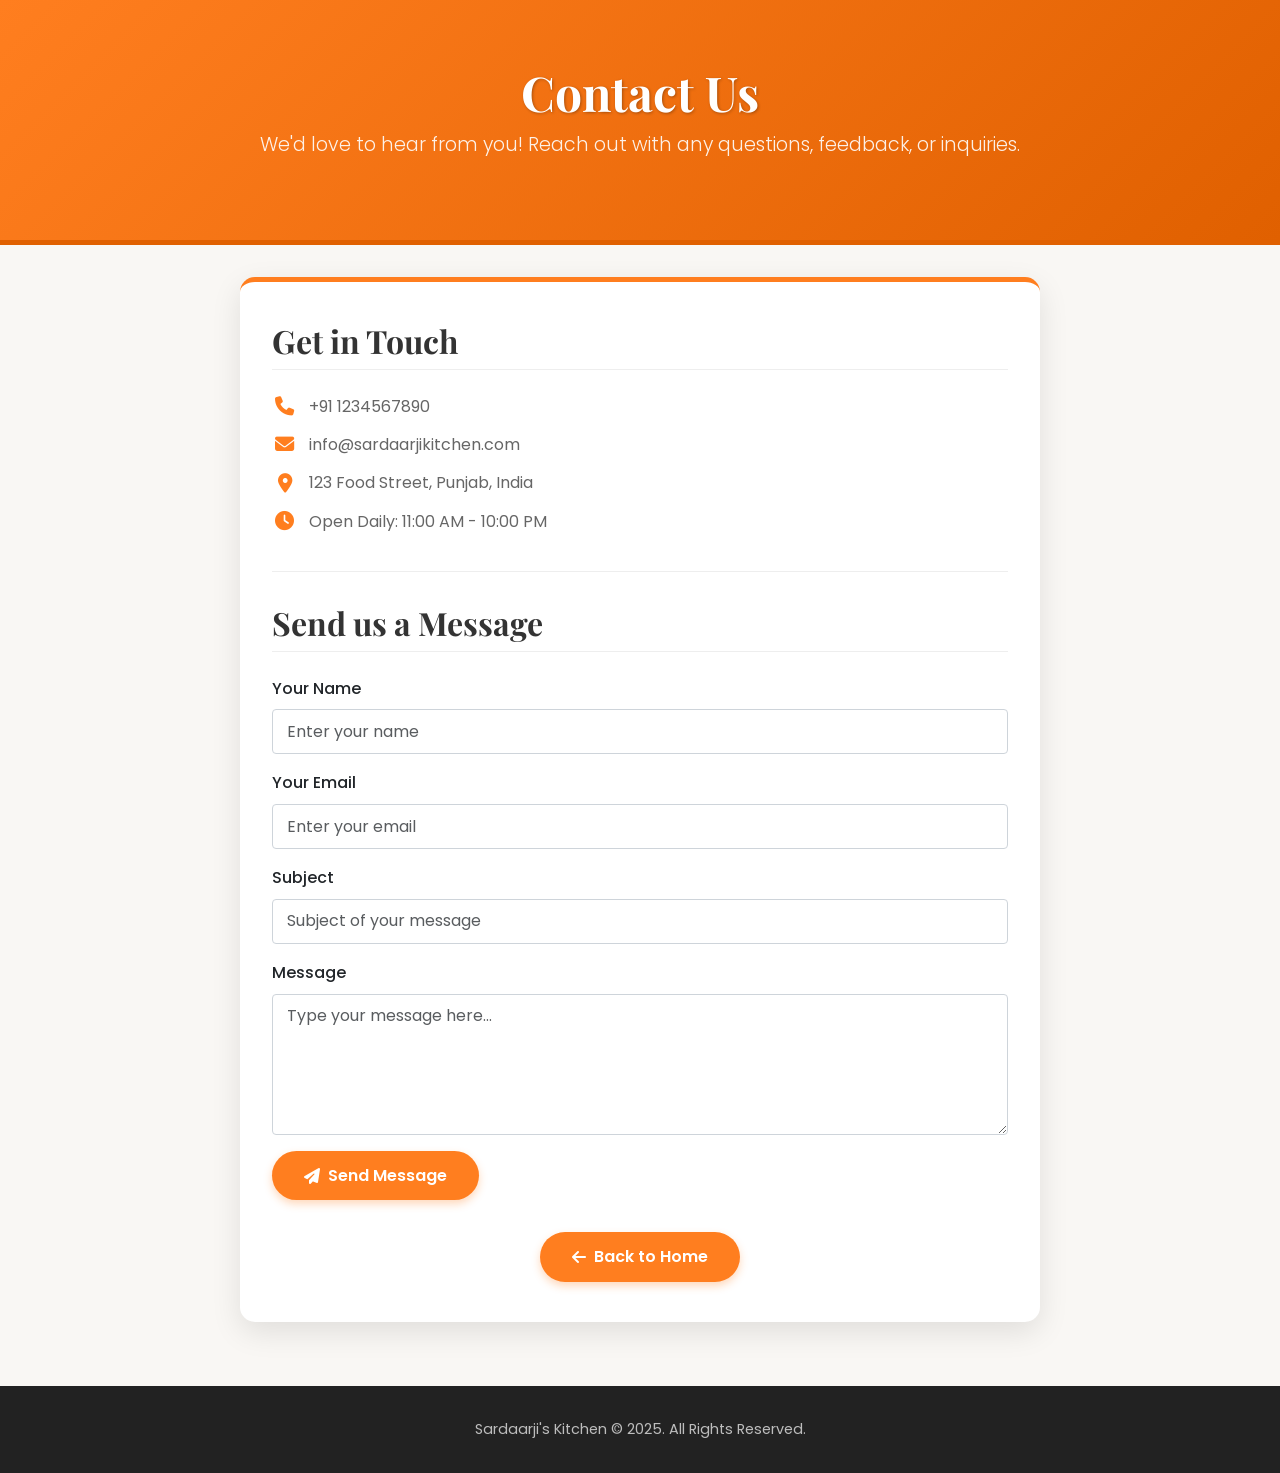
<file: contact.html>
<!DOCTYPE html>
<html lang="en">
<head>
  <meta charset="UTF-8">
  <title>Contact Us - Sardaarji's Kitchen</title>
  <meta name="viewport" content="width=device-width, initial-scale=1.0">

  <!-- Bootstrap CSS -->
  <link href="https://cdn.jsdelivr.net/npm/bootstrap@5.3.0/dist/css/bootstrap.min.css" rel="stylesheet">
  <!-- Font Awesome -->
  <link rel="stylesheet" href="https://cdnjs.cloudflare.com/ajax/libs/font-awesome/6.4.0/css/all.min.css">
  <!-- Google Fonts -->
  <link href="https://fonts.googleapis.com/css2?family=Poppins:wght@300;400;500;600;700;800&family=Playfair+Display:wght@400;500;600;700&display=swap" rel="stylesheet">

  <style>
    /* --- Root Variables (from main theme) --- */
    :root {
        --primary-color: #FF7E1F; /* Orange */
        --primary-dark: #E06000;
        --secondary-color: #4CAF50; /* Green */
        --accent-color: #FFC107; /* Yellow */
        --dark-color: #333333;
        --darker-bg: #222222; /* Footer background */
        --light-color: #F8F9FA;
        --text-color: #212529;
        --background-light: #f9f7f4; /* Light beige background */
        --white: #ffffff;
        --grey-light: #eee;
        --grey-medium: #999;
        --grey-dark: #666;
        --border-radius: 15px;
        --shadow-light: 0 6px 15px rgba(0,0,0,0.08);
        --shadow-medium: 0 10px 30px rgba(0,0,0,0.1);
    }

    /* --- Base Styles --- */
    body {
        font-family: 'Poppins', sans-serif;
        background-color: var(--background-light);
        color: var(--text-color);
        line-height: 1.6;
    }

    h1, h2, h3, h4 {
        font-family: 'Playfair Display', serif;
        font-weight: 700;
        color: var(--dark-color);
    }

    a {
        color: var(--primary-color);
        text-decoration: none;
    }
    a:hover {
        color: var(--primary-dark);
    }

    /* --- Page Header --- */
    .page-header {
        background: linear-gradient(135deg, var(--primary-color), var(--primary-dark)); /* Using theme colors */
        color: var(--white);
        padding: 4rem 1rem; /* Increased padding */
        text-align: center;
        margin-bottom: 2rem; /* Space below header */
        border-bottom: 5px solid var(--primary-dark);
    }

    .page-header h1 {
        font-weight: 700;
        font-size: 3rem; /* Larger heading */
        color: var(--white); /* Explicitly white */
        margin-bottom: 0.5rem;
        text-shadow: 1px 1px 3px rgba(0,0,0,0.3);
    }

    .page-header p.lead {
        font-weight: 300;
        font-size: 1.2rem;
        opacity: 0.9;
    }

    /* --- Content Block Styling --- */
    .content-block {
        background: var(--white);
        border-radius: var(--border-radius);
        box-shadow: var(--shadow-medium);
        padding: 2.5rem 2rem; /* Original padding */
        margin: 2rem auto; /* Centering */
        max-width: 800px; /* Limiting width */
        border-top: 5px solid var(--primary-color); /* Accent border */
    }

    .content-block h2 {
        font-size: 2rem;
        margin-bottom: 1.5rem;
        padding-bottom: 0.5rem;
        border-bottom: 1px solid var(--grey-light);
        color: var(--dark-color);
    }

    /* --- Contact Info Styling --- */
    .contact-info {
        margin-bottom: 2rem; /* Space below contact info */
        padding-bottom: 1.5rem;
        border-bottom: 1px solid var(--grey-light);
    }

    .contact-info p {
        margin-bottom: 0.8rem; /* Slightly more space */
        display: flex;
        align-items: center; /* Vertically align icon and text */
        font-size: 1rem;
        color: var(--grey-dark);
    }

    .contact-info i {
        color: var(--primary-color); /* Theme color for icons */
        margin-right: 12px; /* Space after icon */
        font-size: 1.2rem; /* Make icons slightly larger */
        width: 25px; /* Ensure alignment */
        text-align: center;
    }

    /* --- Form Styling --- */
    .form-label {
        font-weight: 500;
        margin-bottom: 0.5rem;
        color: var(--text-color);
    }

    .form-control {
        border: 1px solid #ced4da; /* Standard Bootstrap border */
        border-radius: var(--border-radius-sm, 4px); /* Use variable or fallback */
        padding: 0.6rem 0.9rem; /* Comfortable padding */
        transition: border-color 0.2s ease-in-out, box-shadow 0.2s ease-in-out;
    }

    .form-control:focus {
        border-color: var(--primary-color);
        box-shadow: 0 0 0 0.25rem rgba(255, 126, 31, 0.25); /* Focus glow using primary color */
        outline: 0; /* Remove default outline */
    }

    textarea.form-control {
        min-height: 120px; /* Ensure textarea has decent height */
        resize: vertical; /* Allow vertical resize */
    }

    /* --- Button Styling --- */
    .btn-main {
        background-color: var(--primary-color);
        border-color: var(--primary-color);
        color: var(--white);
        padding: 0.8rem 2rem;
        border-radius: 50px;
        font-weight: 600;
        transition: all 0.3s ease;
        box-shadow: 0 4px 8px rgba(255, 126, 31, 0.3);
        border: none; /* Ensure no default border */
        display: inline-flex; /* Align icon and text */
        align-items: center;
        gap: 0.5rem; /* Space between icon and text */
    }

    .btn-main:hover {
        background-color: var(--primary-dark);
        border-color: var(--primary-dark);
        color: var(--white); /* Ensure text stays white */
        transform: translateY(-3px);
        box-shadow: 0 6px 12px rgba(255, 126, 31, 0.4);
    }

     /* Add margin between form button and back button */
     form + .text-center {
         margin-top: 2rem !important;
     }

    /* --- Footer Styling --- */
    footer {
        background-color: var(--darker-bg); /* Consistent dark footer */
        color: rgba(255, 255, 255, 0.7); /* Softer white text */
        text-align: center;
        padding: 2rem 1rem; /* Consistent padding */
        margin-top: 4rem; /* More space before footer */
        font-size: 0.9rem;
    }

     /* --- Responsive --- */
     @media (max-width: 768px) {
         .page-header h1 {
             font-size: 2.5rem;
         }
         .content-block {
             padding: 2rem 1.5rem;
             margin: 1.5rem auto;
         }
         .contact-info p {
             font-size: 0.95rem;
         }
     }
     @media (max-width: 576px) {
         .page-header {
             padding: 3rem 1rem;
         }
         .page-header h1 {
             font-size: 2rem;
         }
          .page-header p.lead {
             font-size: 1rem;
         }
         .content-block {
             padding: 1.5rem 1rem;
             margin: 1rem auto;
         }
         .content-block h2 {
             font-size: 1.6rem;
         }
         .contact-info p {
             font-size: 0.9rem;
             align-items: flex-start; /* Align items top on mobile */
         }
         .contact-info i {
             margin-top: 2px; /* Adjust icon position */
         }
         .btn-main {
             width: 100%; /* Make buttons full width */
             justify-content: center; /* Center button content */
             margin-bottom: 0.5rem;
         }
          form + .text-center .btn-main {
             margin-top: 1rem; /* Space above back button */
         }
     }
  </style>
</head>
<body>

  <!-- Header Section -->
  <div class="page-header">
    <h1>Contact Us</h1>
    <p class="lead">We'd love to hear from you! Reach out with any questions, feedback, or inquiries.</p>
  </div>

  <!-- Main Content -->
  <div class="container">
    <div class="content-block">
      <!-- Contact Information -->
      <div class="contact-info">
        <h2 class="mb-4">Get in Touch</h2>
        <p><i class="fas fa-phone fa-fw"></i> +91 1234567890</p>
        <p><i class="fas fa-envelope fa-fw"></i> info@sardaarjikitchen.com</p>
        <p><i class="fas fa-map-marker-alt fa-fw"></i> 123 Food Street, Punjab, India</p>
        <p><i class="fas fa-clock fa-fw"></i> Open Daily: 11:00 AM - 10:00 PM</p>
      </div>

      <!-- Contact Form -->
      <h2 class="mt-4 mb-4">Send us a Message</h2>
      <form id="contact-form"> <!-- Added ID for potential JS -->
        <div class="mb-3">
          <label for="name" class="form-label">Your Name</label>
          <input type="text" class="form-control" id="name" placeholder="Enter your name" required>
        </div>
        <div class="mb-3">
          <label for="email" class="form-label">Your Email</label>
          <input type="email" class="form-control" id="email" placeholder="Enter your email" required>
        </div>
        <div class="mb-3">
            <label for="subject" class="form-label">Subject</label>
            <input type="text" class="form-control" id="subject" placeholder="Subject of your message" required>
        </div>
        <div class="mb-3">
          <label for="message" class="form-label">Message</label>
          <textarea class="form-control" id="message" rows="5" placeholder="Type your message here..." required></textarea>
        </div>
        <button type="submit" class="btn btn-main">
            <i class="fas fa-paper-plane"></i> Send Message
        </button>
      </form>

      <!-- Back Button -->
      <div class="text-center mt-5"> <!-- Increased top margin -->
        <a href="index.html" class="btn btn-main">
          <i class="fas fa-arrow-left"></i> Back to Home
        </a>
      </div>
    </div>
  </div>

  <!-- Footer Section -->
  <footer>
    <div>Sardaarji's Kitchen &copy; 2025. All Rights Reserved.</div>
  </footer>

  <!-- Bootstrap JS and Popper.js -->
  <script src="https://cdn.jsdelivr.net/npm/bootstrap@5.3.0/dist/js/bootstrap.bundle.min.js"></script>

  <!-- Optional: Simple JS for form submission feedback -->
  <script>
    const contactForm = document.getElementById('contact-form');
    if (contactForm) {
        contactForm.addEventListener('submit', function(event) {
            event.preventDefault(); // Prevent actual form submission for this example

            // --- Add form submission logic here (e.g., using fetch to send data to a server) ---
            // fetch('/api/contact', { method: 'POST', body: new FormData(contactForm) })
            // .then(response => response.json())
            // .then(data => { ... handle success ... })
            // .catch(error => { ... handle error ... });

            // Simulate success:
            alert('Thank you for your message! We will get back to you soon.'); // Simple feedback
            contactForm.reset(); // Clear the form
        });
    }
  </script>

</body>
</html>
</file>
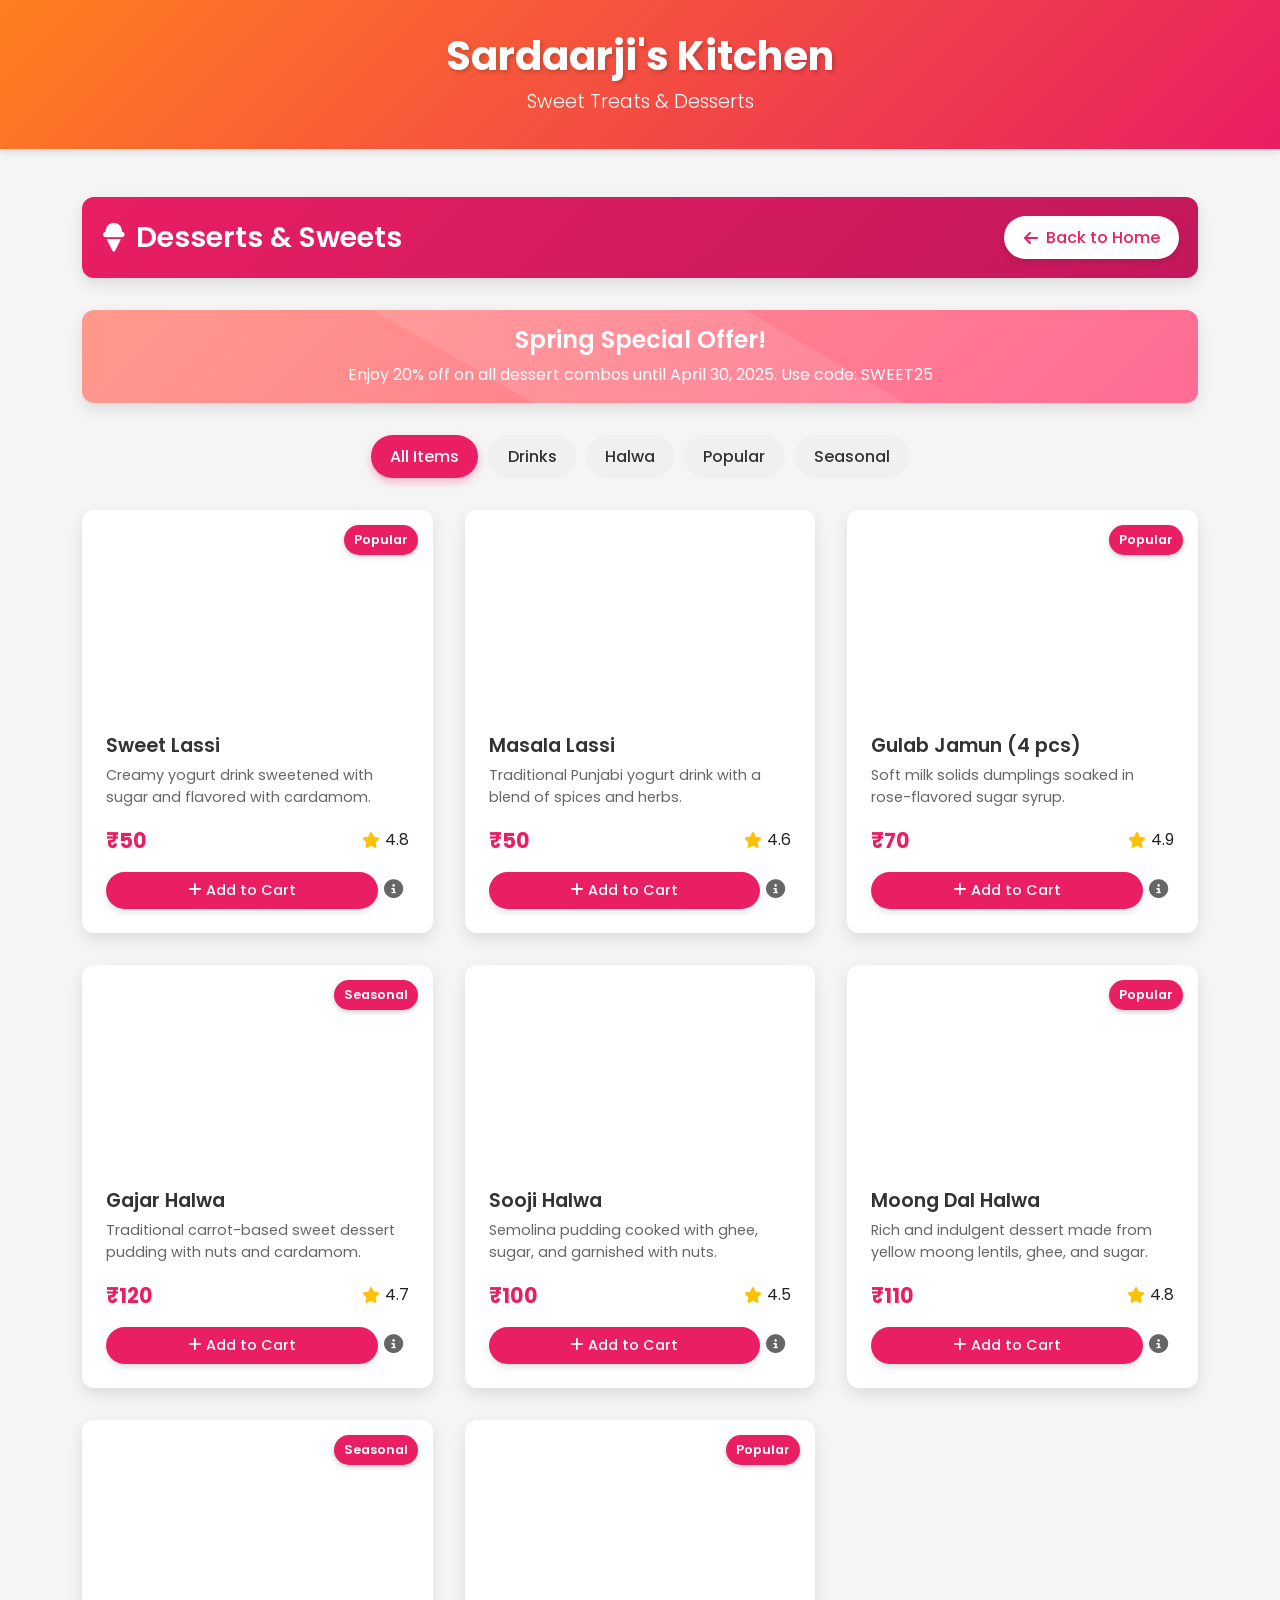
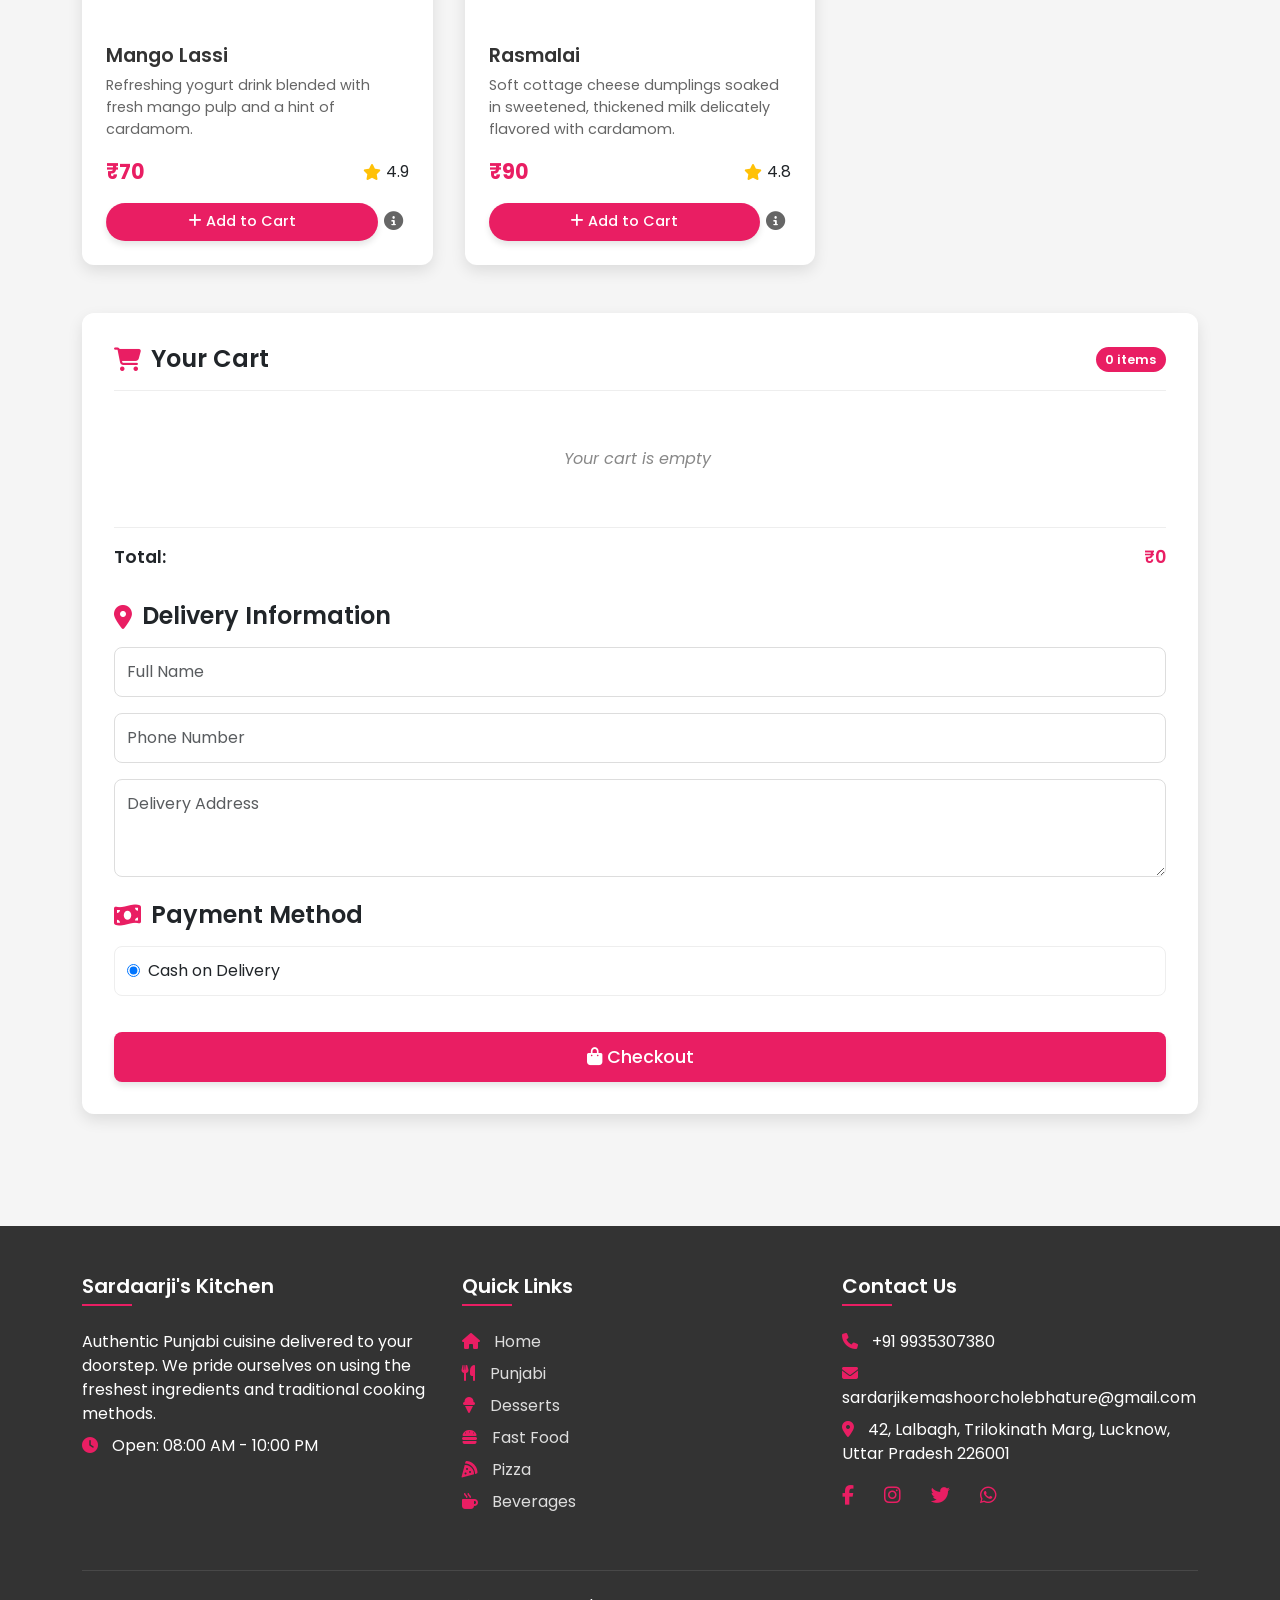
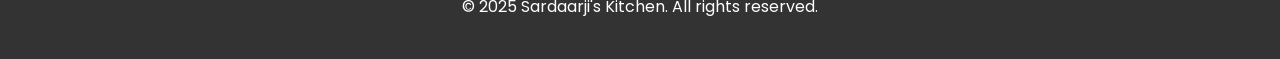
<file: dessert.html>
<!DOCTYPE html>
<html lang="en">
<head>
    <meta charset="UTF-8">
    <meta name="viewport" content="width=device-width, initial-scale=1.0">
    <title>Desserts Menu - Sardaarji's Kitchen</title>
    <!-- Bootstrap CSS -->
    <link href="https://cdn.jsdelivr.net/npm/bootstrap@5.3.0/dist/css/bootstrap.min.css" rel="stylesheet">
    <!-- Font Awesome -->
    <link rel="stylesheet" href="https://cdnjs.cloudflare.com/ajax/libs/font-awesome/6.4.0/css/all.min.css">
    <!-- Google Fonts -->
    <link href="https://fonts.googleapis.com/css2?family=Poppins:wght@300;400;500;600;700&display=swap" rel="stylesheet">
    <style>
        :root {
            --primary-color: #FF7E1F;
            --secondary-color: #E91E63;
            --accent-color: #FFC107;
            --dark-color: #333333;
            --light-color: #F8F9FA;
            --text-color: #212529;
            --border-radius: 12px;
            --box-shadow: 0 6px 15px rgba(0,0,0,0.1);
            --transition: all 0.3s ease;
        }
        
        body {
            font-family: 'Poppins', 'Segoe UI', sans-serif;
            background-color: #f5f5f5;
            color: var(--text-color);
            overflow-x: hidden;
        }
        
        /* Header Styles */
        .site-header {
            background: linear-gradient(135deg, var(--primary-color), var(--secondary-color));
            color: white;
            padding: 2rem 0;
            text-align: center;
            box-shadow: 0 4px 6px rgba(0,0,0,0.1);
            position: relative;
        }
        
        .site-header h1 {
            font-weight: 700;
            margin-bottom: 0.5rem;
            font-size: 2.5rem;
            text-shadow: 2px 2px 4px rgba(0,0,0,0.2);
        }
        
        .site-header p.lead {
            font-weight: 300;
            font-size: 1.2rem;
            max-width: 800px;
            margin: 0 auto;
        }
        
        /* Category Header */
        .category-header {
            background: linear-gradient(135deg, var(--secondary-color), #C2185B);
            color: white;
            padding: 1.2rem;
            border-radius: var(--border-radius);
            margin-bottom: 2rem;
            display: flex;
            justify-content: space-between;
            align-items: center;
            box-shadow: var(--box-shadow);
        }
        
        .category-header h2 {
            margin: 0;
            font-weight: 600;
            font-size: 1.8rem;
            display: flex;
            align-items: center;
        }
        
        .category-header h2 i {
            margin-right: 10px;
        }
        
        .back-btn {
            background-color: white;
            color: var(--secondary-color);
            border: none;
            padding: 0.6rem 1.2rem;
            border-radius: 50px;
            font-weight: 500;
            display: flex;
            align-items: center;
            gap: 0.5rem;
            transition: var(--transition);
            box-shadow: 0 3px 6px rgba(0,0,0,0.1);
        }
        
        .back-btn:hover {
            background-color: var(--light-color);
            transform: translateX(-5px);
            box-shadow: 0 5px 10px rgba(0,0,0,0.15);
        }
        
        /* Menu Filter */
        .menu-filter {
            display: flex;
            flex-wrap: wrap;
            gap: 10px;
            margin-bottom: 2rem;
            justify-content: center;
        }
        
        .filter-btn {
            background-color: #f0f0f0;
            border: none;
            padding: 0.6rem 1.2rem;
            border-radius: 50px;
            font-weight: 500;
            transition: var(--transition);
            color: var(--dark-color);
        }
        
        .filter-btn.active {
            background-color: var(--secondary-color);
            color: white;
            box-shadow: 0 4px 8px rgba(233, 30, 99, 0.3);
        }
        
        .filter-btn:hover:not(.active) {
            background-color: #e0e0e0;
            transform: translateY(-3px);
        }
        
        /* Menu Grid */
        .menu-grid {
            display: grid;
            grid-template-columns: repeat(auto-fill, minmax(300px, 1fr));
            gap: 2rem;
        }
        
        .menu-item {
            background-color: white;
            border-radius: var(--border-radius);
            overflow: hidden;
            box-shadow: var(--box-shadow);
            transition: var(--transition);
            display: flex;
            flex-direction: column;
        }
        
        .menu-item:hover {
            transform: translateY(-10px);
            box-shadow: 0 12px 20px rgba(0,0,0,0.15);
        }
        
        .menu-item-img {
            height: 200px;
            background-size: cover;
            background-position: center;
            position: relative;
        }
        
        .menu-badge {
            position: absolute;
            top: 15px;
            right: 15px;
            background-color: var(--secondary-color);
            color: white;
            padding: 5px 10px;
            border-radius: 20px;
            font-size: 0.8rem;
            font-weight: 600;
            box-shadow: 0 2px 5px rgba(0,0,0,0.2);
        }
        
        .menu-item-info {
            padding: 1.5rem;
            flex-grow: 1;
            display: flex;
            flex-direction: column;
            justify-content: space-between;
        }
        
        .menu-item-title {
            font-weight: 600;
            margin: 0 0 0.5rem 0;
            font-size: 1.2rem;
            color: var(--dark-color);
        }
        
        .menu-item-desc {
            color: #666;
            font-size: 0.9rem;
            margin-bottom: 1rem;
        }
        
        .menu-item-meta {
            display: flex;
            justify-content: space-between;
            align-items: center;
            margin-bottom: 1rem;
        }
        
        .menu-item-price {
            font-weight: 700;
            color: var(--secondary-color);
            font-size: 1.3rem;
        }
        
        .menu-item-rating {
            display: flex;
            align-items: center;
            gap: 5px;
        }
        
        .menu-item-rating i {
            color: var(--accent-color);
        }
        
        .menu-item-actions {
            display: flex;
            justify-content: space-between;
            align-items: center;
        }
        
        .btn-info {
            background: none;
            border: none;
            color: #666;
            font-size: 1.2rem;
            cursor: pointer;
            transition: var(--transition);
        }
        
        .btn-info:hover {
            color: var(--secondary-color);
            transform: scale(1.1);
        }
        
        .quantity-control {
            display: flex;
            align-items: center;
            gap: 10px;
        }
        
        .quantity-btn {
            width: 30px;
            height: 30px;
            border-radius: 50%;
            border: none;
            background-color: #f0f0f0;
            display: flex;
            align-items: center;
            justify-content: center;
            cursor: pointer;
            transition: var(--transition);
        }
        
        .quantity-btn:hover {
            background-color: #e0e0e0;
        }
        
        .btn-animated {
            background-color: var(--secondary-color);
            color: white;
            border: none;
            padding: 0.6rem 1.2rem;
            border-radius: 50px;
            cursor: pointer;
            transition: all 0.3s cubic-bezier(0.68, -0.55, 0.265, 1.55);
            position: relative;
            overflow: hidden;
            font-weight: 500;
            display: inline-block;
            text-align: center;
            box-shadow: 0 4px 6px rgba(0,0,0,0.1);
        }
        
        .btn-animated:hover {
            transform: translateY(-3px) scale(1.05);
            box-shadow: 0 7px 10px rgba(0,0,0,0.2);
        }
        
        .btn-animated:active {
            transform: translateY(1px);
            box-shadow: 0 2px 3px rgba(0,0,0,0.1);
        }
        
        .btn-animated::before {
            content: '';
            position: absolute;
            top: 0;
            left: 0;
            width: 100%;
            height: 100%;
            background: rgba(255, 255, 255, 0.2);
            transform: translateX(-100%);
            transition: transform 0.3s ease;
        }
        
        .btn-animated:hover::before {
            transform: translateX(100%);
        }
        
        .btn-add-cart {
            padding: 0.5rem 1rem;
            font-size: 0.9rem;
            width: 100%;
        }
        
        /* Cart Styles */
        .cart-container {
            background-color: white;
            border-radius: var(--border-radius);
            box-shadow: var(--box-shadow);
            padding: 2rem;
            position: sticky;
            top: 2rem;
        }
        
        .cart-header {
            display: flex;
            justify-content: space-between;
            align-items: center;
            margin-bottom: 1.5rem;
            border-bottom: 1px solid #eee;
            padding-bottom: 1rem;
        }
        
        .cart-title {
            font-weight: 600;
            font-size: 1.5rem;
            margin: 0;
            display: flex;
            align-items: center;
            gap: 10px;
        }
        
        .cart-title i {
            color: var(--secondary-color);
        }
        
        .cart-count {
            background-color: var(--secondary-color);
            color: white;
            padding: 0.2rem 0.6rem;
            border-radius: 50px;
            font-size: 0.8rem;
            font-weight: 600;
        }
        
        .cart-items {
            max-height: 300px;
            overflow-y: auto;
            margin-bottom: 1.5rem;
            padding-right: 5px;
        }
        
        .cart-items::-webkit-scrollbar {
            width: 5px;
        }
        
        .cart-items::-webkit-scrollbar-track {
            background: #f1f1f1;
            border-radius: 10px;
        }
        
        .cart-items::-webkit-scrollbar-thumb {
            background: #ccc;
            border-radius: 10px;
        }
        
        .cart-items::-webkit-scrollbar-thumb:hover {
            background: #aaa;
        }
        
        .cart-item {
            display: flex;
            justify-content: space-between;
            align-items: center;
            padding: 0.75rem 0;
            border-bottom: 1px solid #eee;
        }
        
        .cart-item-info {
            flex-grow: 1;
        }
        
        .cart-item-title {
            font-weight: 500;
            margin: 0 0 0.25rem 0;
        }
        
        .cart-item-price {
            color: var(--secondary-color);
            font-weight: 500;
        }
        
        .cart-item-quantity {
            display: flex;
            align-items: center;
            gap: 0.5rem;
        }
        
        .empty-cart-message {
            text-align: center;
            padding: 2rem 0;
            color: #888;
            font-style: italic;
        }
        
        .cart-total {
            display: flex;
            justify-content: space-between;
            font-weight: 600;
            font-size: 1.1rem;
            margin-bottom: 1rem;
            padding-top: 1rem;
            border-top: 1px solid #eee;
        }
        
        .cart-total-price {
            color: var(--secondary-color);
        }
        
        /* Address Form */
        .address-form {
            margin-top: 2rem;
        }
        
        .address-form h4 {
            font-weight: 600;
            margin-bottom: 1rem;
            display: flex;
            align-items: center;
            gap: 10px;
        }
        
        .address-form h4 i {
            color: var(--secondary-color);
        }
        
        .form-group {
            margin-bottom: 1rem;
        }
        
        .form-control {
            width: 100%;
            padding: 0.75rem;
            border: 1px solid #ddd;
            border-radius: 8px;
            transition: border-color 0.3s ease;
            font-family: inherit;
        }
        
        .form-control:focus {
            border-color: var(--secondary-color);
            outline: none;
            box-shadow: 0 0 0 3px rgba(233, 30, 99, 0.1);
        }
        
        /* Payment Methods */
        .payment-methods {
            margin-top: 1.5rem;
        }
        
        .payment-methods h4 {
            font-weight: 600;
            margin-bottom: 1rem;
            display: flex;
            align-items: center;
            gap: 10px;
        }
        
        .payment-methods h4 i {
            color: var(--secondary-color);
        }
        
        .payment-method {
            display: flex;
            align-items: center;
            margin-bottom: 0.75rem;
            padding: 0.75rem;
            border: 1px solid #eee;
            border-radius: 8px;
            transition: var(--transition);
        }
        
        .payment-method:hover {
            background-color: #f9f9f9;
            border-color: #ddd;
        }
        
        .payment-method input {
            margin-right: 0.5rem;
        }
        
        .btn-checkout {
            background-color: var(--secondary-color);
            width: 100%;
            padding: 0.75rem;
            font-size: 1.1rem;
            margin-top: 1.5rem;
            border-radius: 8px;
        }
        
        /* Footer */
        footer {
            background-color: var(--dark-color);
            color: white;
            padding: 3rem 0 2rem;
            margin-top: 4rem;
        }
        
        footer h5 {
            font-weight: 600;
            margin-bottom: 1.5rem;
            position: relative;
            padding-bottom: 0.5rem;
        }
        
        footer h5::after {
            content: '';
            position: absolute;
            left: 0;
            bottom: 0;
            width: 50px;
            height: 2px;
            background-color: var(--secondary-color);
        }
        
        footer a {
            color: #ddd;
            text-decoration: none;
            transition: var(--transition);
            display: inline-block;
            margin-bottom: 0.5rem;
        }
        
        footer a:hover {
            color: white;
            transform: translateX(5px);
        }
        
        footer p {
            margin-bottom: 0.5rem;
        }
        
        footer i {
            margin-right: 10px;
            color: var(--secondary-color);
        }
        
        .footer-bottom {
            border-top: 1px solid rgba(255,255,255,0.1);
            padding-top: 1.5rem;
            margin-top: 2rem;
        }
        
        .social-icons a {
            font-size: 1.2rem;
            transition: var(--transition);
        }
        
        .social-icons a:hover {
            color: var(--secondary-color);
            transform: translateY(-3px);
        }
        
        /* Nutritional Info Modal */
        .nutrition-modal {
            display: none;
            position: fixed;
            top: 0;
            left: 0;
            width: 100%;
            height: 100%;
            background-color: rgba(0,0,0,0.5);
            z-index: 1000;
            justify-content: center;
            align-items: center;
        }
        
        .nutrition-content {
            background-color: white;
            padding: 2rem;
            border-radius: var(--border-radius);
            max-width: 500px;
            width: 90%;
            max-height: 80vh;
            overflow-y: auto;
        }
        
        .nutrition-header {
            display: flex;
            justify-content: space-between;
            align-items: center;
            margin-bottom: 1.5rem;
            border-bottom: 1px solid #eee;
            padding-bottom: 1rem;
        }
        
        .nutrition-title {
            font-weight: 600;
            margin: 0;
        }
        
        .close-modal {
            background: none;
            border: none;
            font-size: 1.5rem;
            cursor: pointer;
            color: #888;
            transition: var(--transition);
        }
        
        .close-modal:hover {
            color: var(--dark-color);
        }
        
        .nutrition-table {
            width: 100%;
            border-collapse: collapse;
            margin-bottom: 1rem;
        }
        
        .nutrition-table th, .nutrition-table td {
            padding: 0.5rem;
            text-align: left;
            border-bottom: 1px solid #eee;
        }
        
        .nutrition-table th {
            font-weight: 600;
            color: var(--dark-color);
        }
        
        /* Floating Cart Button for Mobile */
        .floating-cart-btn {
            display: none;
            position: fixed;
            bottom: 20px;
            right: 20px;
            width: 60px;
            height: 60px;
            border-radius: 50%;
            background-color: var(--secondary-color);
            color: white;
            border: none;
            box-shadow: 0 4px 10px rgba(0,0,0,0.2);
            z-index: 100;
            cursor: pointer;
            transition: var(--transition);
        }
        
        .floating-cart-btn:hover {
            transform: scale(1.1);
        }
        
        .floating-cart-btn i {
            font-size: 1.5rem;
        }
        
        .floating-cart-count {
            position: absolute;
            top: -5px;
            right: -5px;
            background-color: var(--primary-color);
            color: white;
            width: 25px;
            height: 25px;
            border-radius: 50%;
            display: flex;
            align-items: center;
            justify-content: center;
            font-size: 0.8rem;
            font-weight: 600;
        }
        
        /* Notification */
        .notification {
            position: fixed;
            bottom: 20px;
            left: 20px;
            background-color: var(--secondary-color);
            color: white;
            padding: 10px 20px;
            border-radius: 5px;
            box-shadow: 0 3px 10px rgba(0,0,0,0.2);
            z-index: 1000;
            transition: all 0.3s ease;
            opacity: 0;
            transform: translateY(20px);
        }
        
        /* Seasonal Promotion Banner */
        .seasonal-banner {
            background: linear-gradient(135deg, #FF9A8B, #FF6B95);
            color: white;
            padding: 1rem;
            border-radius: var(--border-radius);
            margin-bottom: 2rem;
            text-align: center;
            position: relative;
            overflow: hidden;
            box-shadow: var(--box-shadow);
        }
        
        .seasonal-banner h3 {
            margin: 0;
            font-weight: 600;
            font-size: 1.5rem;
            margin-bottom: 0.5rem;
        }
        
        .seasonal-banner p {
            margin: 0;
            font-size: 1rem;
        }
        
        .seasonal-banner::before {
            content: '';
            position: absolute;
            top: -50%;
            left: -50%;
            width: 200%;
            height: 200%;
            background: rgba(255, 255, 255, 0.1);
            transform: rotate(30deg);
        }
        
        /* Responsive Adjustments */
        @media (max-width: 992px) {
            .menu-grid {
                grid-template-columns: repeat(auto-fill, minmax(250px, 1fr));
            }
            
            .cart-container {
                position: static;
                margin-top: 2rem;
            }
        }
        
        @media (max-width: 768px) {
            .site-header h1 {
                font-size: 2rem;
            }
            
            .category-header h2 {
                font-size: 1.5rem;
            }
            
            .menu-grid {
                grid-template-columns: repeat(auto-fill, minmax(220px, 1fr));
                gap: 1.5rem;
            }
            
            .menu-item-img {
                height: 180px;
            }
            
            .floating-cart-btn {
                display: flex;
                align-items: center;
                justify-content: center;
            }
            
            .cart-container {
                display: none;
                position: fixed;
                top: 0;
                left: 0;
                width: 100%;
                height: 100%;
                z-index: 1000;
                margin: 0;
                border-radius: 0;
                padding: 1.5rem;
                overflow-y: auto;
            }
            
            .cart-container.active {
                display: block;
            }
            
            .close-cart {
                display: block;
                position: absolute;
                top: 1rem;
                right: 1rem;
                background: none;
                border: none;
                font-size: 1.5rem;
                color: #888;
            }
        }
        
        @media (max-width: 576px) {
            .site-header {
                padding: 1.5rem 0;
            }
            
            .site-header h1 {
                font-size: 1.75rem;
            }
            
            .category-header {
                flex-direction: column;
                gap: 1rem;
                text-align: center;
                padding: 1rem;
            }
            
            .menu-filter {
                overflow-x: auto;
                justify-content: flex-start;
                padding-bottom: 0.5rem;
                margin-bottom: 1.5rem;
            }
            
            .filter-btn {
                padding: 0.5rem 1rem;
                font-size: 0.9rem;
                white-space: nowrap;
            }
            
            .menu-grid {
                grid-template-columns: 1fr;
            }
            
            .menu-item {
                max-width: 100%;
            }
        }
    </style>
</head>
<body>
    <!-- Header Section -->
    <header class="site-header">
        <div class="container">
            <h1>Sardaarji's Kitchen</h1>
            <p class="lead">Sweet Treats & Desserts</p>
        </div>
    </header>
    
    <!-- Main Content -->
    <main class="py-5">
        <div class="container">
            <div class="category-header">
                <h2><i class="fas fa-ice-cream"></i> Desserts & Sweets</h2>
                <button class="back-btn" onclick="location.href='index.html'">
                    <i class="fas fa-arrow-left"></i> Back to Home
                </button>
            </div>
            
            <!-- Seasonal Promotion Banner -->
            <div class="seasonal-banner">
                <h3>Spring Special Offer!</h3>
                <p>Enjoy 20% off on all dessert combos until April 30, 2025. Use code: SWEET25</p>
            </div>
            
            <!-- Menu Filter -->
            <div class="menu-filter">
                <button class="filter-btn active" onclick="filterMenu('all')">All Items</button>
                <button class="filter-btn" onclick="filterMenu('drinks')">Drinks</button>
                <button class="filter-btn" onclick="filterMenu('halwa')">Halwa</button>
                <button class="filter-btn" onclick="filterMenu('popular')">Popular</button>
                <button class="filter-btn" onclick="filterMenu('seasonal')">Seasonal</button>
            </div>
            
            <div class="menu-grid">
                <!-- Menu Item 1 -->
                <div class="menu-item" data-category="drinks popular">
                    <div class="menu-item-img" style="background-image: url('https://www.crazymasalafood.com/wp-content/images/2022/03/lassi-1.jpg');">
                        <span class="menu-badge">Popular</span>
                    </div>
                    <div class="menu-item-info">
                        <div>
                            <h4 class="menu-item-title">Sweet Lassi</h4>
                            <p class="menu-item-desc">Creamy yogurt drink sweetened with sugar and flavored with cardamom.</p>
                            <div class="menu-item-meta">
                                <span class="menu-item-price">₹50</span>
                                <div class="menu-item-rating">
                                    <i class="fas fa-star"></i>
                                    <span>4.8</span>
                                </div>
                            </div>
                        </div>
                        <div class="menu-item-actions">
                            <button class="btn-animated btn-add-cart" onclick="addToCart('Sweet Lassi', 50)">
                                <i class="fas fa-plus"></i> Add to Cart
                            </button>
                            <button class="btn-info" onclick="showNutrition('sweet-lassi')">
                                <i class="fas fa-info-circle"></i>
                            </button>
                        </div>
                    </div>
                </div>
                
                <!-- Menu Item 2 -->
                <div class="menu-item" data-category="drinks">
                    <div class="menu-item-img" style="background-image: url('https://www.tajmahal.sk/wp-content/uploads/2020/12/SALTY-LASSI.jpg');"></div>
                    <div class="menu-item-info">
                        <div>
                            <h4 class="menu-item-title">Masala Lassi</h4>
                            <p class="menu-item-desc">Traditional Punjabi yogurt drink with a blend of spices and herbs.</p>
                            <div class="menu-item-meta">
                                <span class="menu-item-price">₹50</span>
                                <div class="menu-item-rating">
                                    <i class="fas fa-star"></i>
                                    <span>4.6</span>
                                </div>
                            </div>
                        </div>
                        <div class="menu-item-actions">
                            <button class="btn-animated btn-add-cart" onclick="addToCart('Masala Lassi', 50)">
                                <i class="fas fa-plus"></i> Add to Cart
                            </button>
                            <button class="btn-info" onclick="showNutrition('masala-lassi')">
                                <i class="fas fa-info-circle"></i>
                            </button>
                        </div>
                    </div>
                </div>
                
                <!-- Menu Item 3 -->
                <div class="menu-item" data-category="popular seasonal">
                    <div class="menu-item-img" style="background-image: url('https://recipes.timesofindia.com/photo/63799510.cms');">
                        <span class="menu-badge">Popular</span>
                    </div>
                    <div class="menu-item-info">
                        <div>
                            <h4 class="menu-item-title">Gulab Jamun (4 pcs)</h4>
                            <p class="menu-item-desc">Soft milk solids dumplings soaked in rose-flavored sugar syrup.</p>
                            <div class="menu-item-meta">
                                <span class="menu-item-price">₹70</span>
                                <div class="menu-item-rating">
                                    <i class="fas fa-star"></i>
                                    <span>4.9</span>
                                </div>
                            </div>
                        </div>
                        <div class="menu-item-actions">
                            <button class="btn-animated btn-add-cart" onclick="addToCart('Gulab Jamun (4 pcs)', 70)">
                                <i class="fas fa-plus"></i> Add to Cart
                            </button>
                            <button class="btn-info" onclick="showNutrition('gulab-jamun')">
                                <i class="fas fa-info-circle"></i>
                            </button>
                        </div>
                    </div>
                </div>
                
                <!-- Menu Item 4 -->
                <div class="menu-item" data-category="halwa seasonal">
                    <div class="menu-item-img" style="background-image: url('https://i.timesnowhindi.com/stories/gajar_halwa_cake.jpg');">
                        <span class="menu-badge">Seasonal</span>
                    </div>
                    <div class="menu-item-info">
                        <div>
                            <h4 class="menu-item-title">Gajar Halwa</h4>
                            <p class="menu-item-desc">Traditional carrot-based sweet dessert pudding with nuts and cardamom.</p>
                            <div class="menu-item-meta">
                                <span class="menu-item-price">₹120</span>
                                <div class="menu-item-rating">
                                    <i class="fas fa-star"></i>
                                    <span>4.7</span>
                                </div>
                            </div>
                        </div>
                        <div class="menu-item-actions">
                            <button class="btn-animated btn-add-cart" onclick="addToCart('Gajar Halwa', 120)">
                                <i class="fas fa-plus"></i> Add to Cart
                            </button>
                            <button class="btn-info" onclick="showNutrition('gajar-halwa')">
                                <i class="fas fa-info-circle"></i>
                            </button>
                        </div>
                    </div>
                </div>
                
                <!-- Menu Item 5 -->
                <div class="menu-item" data-category="halwa">
                    <div class="menu-item-img" style="background-image: url('https://i.ytimg.com/vi/LvvBmV6GAms/maxresdefault.jpg');"></div>
                    <div class="menu-item-info">
                        <div>
                            <h4 class="menu-item-title">Sooji Halwa</h4>
                            <p class="menu-item-desc">Semolina pudding cooked with ghee, sugar, and garnished with nuts.</p>
                            <div class="menu-item-meta">
                                <span class="menu-item-price">₹100</span>
                                <div class="menu-item-rating">
                                    <i class="fas fa-star"></i>
                                    <span>4.5</span>
                                </div>
                            </div>
                        </div>
                        <div class="menu-item-actions">
                            <button class="btn-animated btn-add-cart" onclick="addToCart('Sooji Halwa', 100)">
                                <i class="fas fa-plus"></i> Add to Cart
                            </button>
                            <button class="btn-info" onclick="showNutrition('sooji-halwa')">
                                <i class="fas fa-info-circle"></i>
                            </button>
                        </div>
                    </div>
                </div>
                
                <!-- Menu Item 6 -->
                <div class="menu-item" data-category="halwa popular">
                    <div class="menu-item-img" style="background-image: url('https://www.spicezone.com/wp-content/uploads/2015/02/DSC_3395.jpg');">
                        <span class="menu-badge">Popular</span>
                    </div>
                    <div class="menu-item-info">
                        <div>
                            <h4 class="menu-item-title">Moong Dal Halwa</h4>
                            <p class="menu-item-desc">Rich and indulgent dessert made from yellow moong lentils, ghee, and sugar.</p>
                            <div class="menu-item-meta">
                                <span class="menu-item-price">₹110</span>
                                <div class="menu-item-rating">
                                    <i class="fas fa-star"></i>
                                    <span>4.8</span>
                                </div>
                            </div>
                        </div>
                        <div class="menu-item-actions">
                            <button class="btn-animated btn-add-cart" onclick="addToCart('Moong Dal Halwa', 110)">
                                <i class="fas fa-plus"></i> Add to Cart
                            </button>
                            <button class="btn-info" onclick="showNutrition('moong-halwa')">
                                <i class="fas fa-info-circle"></i>
                            </button>
                        </div>
                    </div>
                </div>
                
                <!-- Additional Menu Items -->
                <div class="menu-item" data-category="drinks seasonal">
                    <div class="menu-item-img" style="background-image: url('https://smithakalluraya.com/wp-content/uploads/2020/05/mango-lassi.jpg');">
                        <span class="menu-badge">Seasonal</span>
                    </div>
                    <div class="menu-item-info">
                        <div>
                            <h4 class="menu-item-title">Mango Lassi</h4>
                            <p class="menu-item-desc">Refreshing yogurt drink blended with fresh mango pulp and a hint of cardamom.</p>
                            <div class="menu-item-meta">
                                <span class="menu-item-price">₹70</span>
                                <div class="menu-item-rating">
                                    <i class="fas fa-star"></i>
                                    <span>4.9</span>
                                </div>
                            </div>
                        </div>
                        <div class="menu-item-actions">
                            <button class="btn-animated btn-add-cart" onclick="addToCart('Mango Lassi', 70)">
                                <i class="fas fa-plus"></i> Add to Cart
                            </button>
                            <button class="btn-info" onclick="showNutrition('mango-lassi')">
                                <i class="fas fa-info-circle"></i>
                            </button>
                        </div>
                    </div>
                </div>
                
                <div class="menu-item" data-category="popular">
                    <div class="menu-item-img" style="background-image: url('https://www.cookwithmanali.com/wp-content/uploads/2014/07/Rasmalai-Recipe.jpg');">
                        <span class="menu-badge">Popular</span>
                    </div>
                    <div class="menu-item-info">
                        <div>
                            <h4 class="menu-item-title">Rasmalai</h4>
                            <p class="menu-item-desc">Soft cottage cheese dumplings soaked in sweetened, thickened milk delicately flavored with cardamom.</p>
                            <div class="menu-item-meta">
                                <span class="menu-item-price">₹90</span>
                                <div class="menu-item-rating">
                                    <i class="fas fa-star"></i>
                                    <span>4.8</span>
                                </div>
                            </div>
                        </div>
                        <div class="menu-item-actions">
                            <button class="btn-animated btn-add-cart" onclick="addToCart('Rasmalai', 90)">
                                <i class="fas fa-plus"></i> Add to Cart
                            </button>
                            <button class="btn-info" onclick="showNutrition('rasmalai')">
                                <i class="fas fa-info-circle"></i>
                            </button>
                        </div>
                    </div>
                </div>
            </div>
            
            <!-- Floating Cart Button for Mobile -->
            <button class="floating-cart-btn" onclick="toggleMobileCart()">
                <i class="fas fa-shopping-cart"></i>
                <span class="floating-cart-count" id="floating-cart-count">0</span>
            </button>
            
            <!-- Cart Section -->
            <div class="cart-container mt-5" id="cart-container">
                <button class="close-cart" onclick="toggleMobileCart()" id="close-cart">
                    <i class="fas fa-times"></i>
                </button>
                <div class="cart-header">
                    <h3 class="cart-title"><i class="fas fa-shopping-cart"></i> Your Cart</h3>
                    <span class="cart-count" id="cart-count">0 items</span>
                </div>
                
                <div id="cart-items" class="cart-items">
                    <!-- Cart items will be added here dynamically -->
                    <div class="empty-cart-message">Your cart is empty</div>
                </div>
                
                <div class="cart-total">
                    <span>Total:</span>
                    <span class="cart-total-price" id="total-price">₹0</span>
                </div>
                
                <div class="address-form">
                    <h4><i class="fas fa-map-marker-alt"></i> Delivery Information</h4>
                    <div class="form-group">
                        <input type="text" class="form-control" placeholder="Full Name" id="name">
                    </div>
                    <div class="form-group">
                        <input type="text" class="form-control" placeholder="Phone Number" id="phone">
                    </div>
                    <div class="form-group">
                        <textarea class="form-control" placeholder="Delivery Address" id="address" rows="3"></textarea>
                    </div>
                </div>
                
                <div class="payment-methods">
                    <h4><i class="fas fa-money-bill-wave"></i> Payment Method</h4>
                    <div class="payment-method">
                        <input type="radio" id="cod" name="payment" value="cod" checked>
                        <label for="cod">Cash on Delivery</label>
                    </div>
                </div>
                
                <button class="btn-animated btn-checkout" onclick="checkout()">
                    <i class="fas fa-shopping-bag"></i> Checkout
                </button>
            </div>
        </div>
    </main>
    
    <!-- Nutritional Info Modal -->
    <div class="nutrition-modal" id="nutrition-modal">
        <div class="nutrition-content">
            <div class="nutrition-header">
                <h3 class="nutrition-title" id="nutrition-title">Nutritional Information</h3>
                <button class="close-modal" onclick="closeNutrition()">
                    <i class="fas fa-times"></i>
                </button>
            </div>
            <div id="nutrition-details">
                <!-- Nutritional details will be loaded here -->
            </div>
        </div>
    </div>
    
    <!-- Footer -->
    <footer>
        <div class="container">
            <div class="row">
                <div class="col-md-4">
                    <h5>Sardaarji's Kitchen</h5>
                    <p>Authentic Punjabi cuisine delivered to your doorstep. We pride ourselves on using the freshest ingredients and traditional cooking methods.</p>
                    <p><i class="fas fa-clock"></i> Open: 08:00 AM - 10:00 PM</p>
                </div>
                <div class="col-md-4">
                    <h5>Quick Links</h5>
                    <ul class="list-unstyled">
                        <li><a href="index.html"><i class="fas fa-home"></i> Home</a></li>
                        <li><a href="Punjabi.html"><i class="fas fa-utensils"></i> Punjabi</a></li>
                        <li><a href="dessert.html"><i class="fas fa-ice-cream"></i> Desserts</a></li>
                        <li><a href="fast-food.html"><i class="fas fa-hamburger"></i> Fast Food</a></li>
                        <li><a href="pizza.html"><i class="fas fa-pizza-slice"></i> Pizza</a></li>
                        <li><a href="beverage.html"><i class="fas fa-mug-hot"></i> Beverages</a></li>
                    </ul>
                </div>
                <div class="col-md-4">
                    <h5>Contact Us</h5>
                    <p><i class="fas fa-phone"></i> +91 9935307380</p>
                    <p><i class="fas fa-envelope"></i> sardarjikemashoorcholebhature@gmail.com</p>
                    <p><i class="fas fa-map-marker-alt"></i> 42, Lalbagh, Trilokinath Marg, Lucknow, Uttar Pradesh 226001</p>
                    <div class="social-icons mt-3">
                        <a href="#" class="me-3"><i class="fab fa-facebook-f"></i></a>
                        <a href="#" class="me-3"><i class="fab fa-instagram"></i></a>
                        <a href="#" class="me-3"><i class="fab fa-twitter"></i></a>
                        <a href="#"><i class="fab fa-whatsapp"></i></a>
                    </div>
                </div>
            </div>
            <div class="text-center footer-bottom">
                <p>&copy; 2025 Sardaarji's Kitchen. All rights reserved.</p>
            </div>
        </div>
    </footer>
    
    <!-- Bootstrap JS and Popper.js -->
    <script src="https://cdn.jsdelivr.net/npm/bootstrap@5.3.0/dist/js/bootstrap.bundle.min.js"></script>
    
    <script>
        // Cart functionality
        let cart = [];
        let totalPrice = 0;
        
        // Load cart from localStorage if available
        function loadCart() {
            const savedCart = localStorage.getItem('sardaarjiCart');
            if (savedCart) {
                cart = JSON.parse(savedCart);
                updateCart();
            }
        }
        
        // Save cart to localStorage
        function saveCart() {
            localStorage.setItem('sardaarjiCart', JSON.stringify(cart));
        }
        
        function addToCart(item, price) {
            const existingItem = cart.find(cartItem => cartItem.item === item);
            
            if (existingItem) {
                existingItem.quantity++;
                existingItem.totalPrice = existingItem.price * existingItem.quantity;
            } else {
                cart.push({ 
                    item, 
                    price, 
                    quantity: 1,
                    totalPrice: price
                });
            }
            
            // Show notification
            showNotification(`${item} added to cart!`);
            
            updateCart();
            saveCart();
        }
        
        function updateCart() {
            const cartItems = document.getElementById('cart-items');
            const cartCount = document.getElementById('cart-count');
            const floatingCartCount = document.getElementById('floating-cart-count');
            
            cartItems.innerHTML = '';
            totalPrice = 0;
            
            if (cart.length === 0) {
                cartItems.innerHTML = '<div class="empty-cart-message">Your cart is empty</div>';
                cartCount.textContent = '0 items';
                floatingCartCount.textContent = '0';
            } else {
                cartCount.textContent = `${cart.length} items`;
                floatingCartCount.textContent = cart.length;
                
                cart.forEach((item, index) => {
                    totalPrice += item.totalPrice;
                    
                    const cartItem = document.createElement('div');
                    cartItem.className = 'cart-item';
                    cartItem.innerHTML = `
                        <div class="cart-item-info">
                            <h5 class="cart-item-title">${item.item}</h5>
                            <p class="cart-item-price">₹${item.price} × ${item.quantity}</p>
                        </div>
                        <div class="cart-item-quantity">
                            <button class="quantity-btn" onclick="decreaseQuantity(${index})">-</button>
                            <span>${item.quantity}</span>
                            <button class="quantity-btn" onclick="increaseQuantity(${index})">+</button>
                        </div>
                    `;
                    
                    cartItems.appendChild(cartItem);
                });
            }
            
            document.getElementById('total-price').textContent = `₹${totalPrice}`;
        }
        
        function increaseQuantity(index) {
            cart[index].quantity++;
            cart[index].totalPrice = cart[index].price * cart[index].quantity;
            updateCart();
            saveCart();
        }
        
        function decreaseQuantity(index) {
            if (cart[index].quantity > 1) {
                cart[index].quantity--;
                cart[index].totalPrice = cart[index].price * cart[index].quantity;
            } else {
                cart.splice(index, 1);
            }
            updateCart();
            saveCart();
        }
        
        function checkout() {
            const name = document.getElementById('name').value;
            const phone = document.getElementById('phone').value;
            const address = document.getElementById('address').value;
            
            if (!name || !phone || !address) {
                alert('Please fill in all delivery information');
                return;
            }
            
            if (cart.length === 0) {
                alert('Your cart is empty. Please add items to your cart.');
                return;
            }
            
            // Check for promo code
            const promoDiscount = checkPromoCode();
            const finalTotal = promoDiscount ? totalPrice * 0.8 : totalPrice;
            
            // In a real application, you would send this data to a server
            alert(`Order placed successfully!\n\n${promoDiscount ? '20% Discount Applied!\n' : ''}Order Details:\n${cart.map(item => `${item.item} × ${item.quantity}`).join('\n')}\n\nTotal: ₹${finalTotal}\nPayment Method: Cash on Delivery\n\nDelivery Details:\n${name}\n${phone}\n${address}`);
            
            // Clear cart after successful order
            cart = [];
            totalPrice = 0;
            updateCart();
            saveCart();
            document.getElementById('name').value = '';
            document.getElementById('phone').value = '';
            document.getElementById('address').value = '';
        }
        
        // Check for valid promo code
        function checkPromoCode() {
            // In a real app, this would be connected to a form field
            // For this demo, we'll assume the user has applied the code
            const currentDate = new Date();
            const promoEndDate = new Date(2025, 3, 30); // April 30, 2025
            
            // Check if current date is before promo end date
            return currentDate <= promoEndDate;
        }
        
        // Filter menu items
        function filterMenu(category) {
            const menuItems = document.querySelectorAll('.menu-item');
            const filterButtons = document.querySelectorAll('.filter-btn');
            
            // Update active filter button
            filterButtons.forEach(button => {
                if (button.textContent.toLowerCase().includes(category)) {
                    button.classList.add('active');
                } else {
                    button.classList.remove('active');
                }
            });
            
            // Filter menu items
            menuItems.forEach(item => {
                if (category === 'all') {
                    item.style.display = 'block';
                } else {
                    const categories = item.dataset.category.split(' ');
                    if (categories.includes(category)) {
                        item.style.display = 'block';
                    } else {
                        item.style.display = 'none';
                    }
                }
            });
        }
        
        // Mobile cart toggle
        function toggleMobileCart() {
            const cartContainer = document.getElementById('cart-container');
            cartContainer.classList.toggle('active');
        }
        
        // Nutritional information
        function showNutrition(itemId) {
            const modal = document.getElementById('nutrition-modal');
            const title = document.getElementById('nutrition-title');
            const details = document.getElementById('nutrition-details');
            
            // Set title and content based on item
            switch(itemId) {
                case 'sweet-lassi':
                    title.textContent = 'Sweet Lassi - Nutritional Information';
                    details.innerHTML = `
                        <p>A traditional Punjabi yogurt-based sweet drink.</p>
                        <table class="nutrition-table">
                            <tr>
                                <th>Calories</th>
                                <td>150 kcal</td>
                            </tr>
                            <tr>
                                <th>Protein</th>
                                <td>5g</td>
                            </tr>
                            <tr>
                                <th>Carbohydrates</th>
                                <td>24g</td>
                            </tr>
                            <tr>
                                <th>Fat</th>
                                <td>4g</td>
                            </tr>
                            <tr>
                                <th>Calcium</th>
                                <td>20% DV</td>
                            </tr>
                        </table>
                        <p><strong>Allergens:</strong> Contains dairy</p>
                        <p><strong>Benefits:</strong> Good source of probiotics and calcium. Aids digestion.</p>
                    `;
                    break;
                case 'gulab-jamun':
                    title.textContent = 'Gulab Jamun - Nutritional Information';
                    details.innerHTML = `
                        <p>Soft milk solids dumplings soaked in rose-flavored sugar syrup.</p>
                        <table class="nutrition-table">
                            <tr>
                                <th>Calories</th>
                                <td>175 kcal per piece</td>
                            </tr>
                            <tr>
                                <th>Protein</th>
                                <td>2g</td>
                            </tr>
                            <tr>
                                <th>Carbohydrates</th>
                                <td>30g</td>
                            </tr>
                            <tr>
                                <th>Fat</th>
                                <td>5g</td>
                            </tr>
                            <tr>
                                <th>Sugar</th>
                                <td>25g</td>
                            </tr>
                        </table>
                        <p><strong>Allergens:</strong> Contains dairy, may contain nuts</p>
                        <p><strong>Serving suggestion:</strong> Best enjoyed warm with a scoop of vanilla ice cream.</p>
                    `;
                    break;
                // Add cases for other menu items
                default:
                    title.textContent = 'Nutritional Information';
                    details.innerHTML = `<p>Nutritional information for this item is not available at the moment.</p>`;
            }
            
            // Show modal
            modal.style.display = 'flex';
        }
        
        function closeNutrition() {
            const modal = document.getElementById('nutrition-modal');
            modal.style.display = 'none';
        }
        
        // Notification system
        function showNotification(message) {
            // Create notification element
            const notification = document.createElement('div');
            notification.className = 'notification';
            notification.textContent = message;
            
            // Add to document
            document.body.appendChild(notification);
            
            // Trigger animation
            setTimeout(() => {
                notification.style.opacity = '1';
                notification.style.transform = 'translateY(0)';
            }, 10);
            
            // Remove after 3 seconds
            setTimeout(() => {
                notification.style.opacity = '0';
                notification.style.transform = 'translateY(20px)';
                
                setTimeout(() => {
                    document.body.removeChild(notification);
                }, 300);
            }, 3000);
        }
        
        // Close modal when clicking outside
        window.onclick = function(event) {
            const modal = document.getElementById('nutrition-modal');
            if (event.target === modal) {
                closeNutrition();
            }
        };
        
        // Initialize
        document.addEventListener('DOMContentLoaded', function() {
            loadCart();
            
            // Hide close cart button on desktop
            if (window.innerWidth > 768) {
                document.getElementById('close-cart').style.display = 'none';
            }
        });
        
        // Handle window resize
        window.addEventListener('resize', function() {
            if (window.innerWidth > 768) {
                document.getElementById('close-cart').style.display = 'none';
                document.getElementById('cart-container').classList.remove('active');
            }
        });
    </script>
</body>
</html>
</file>
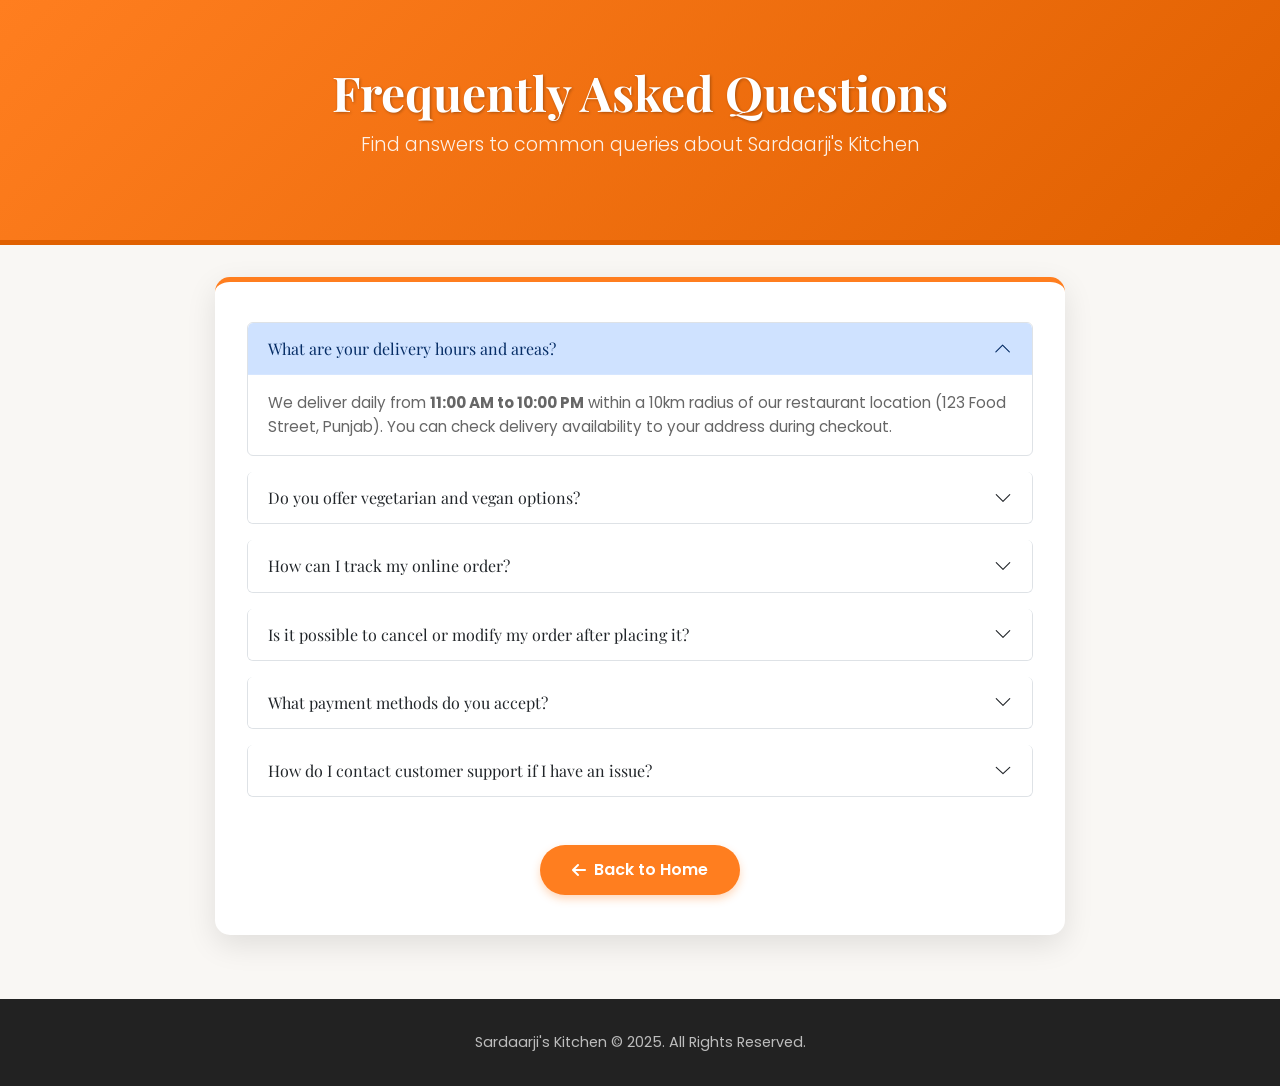
<file: faq.html>
<!DOCTYPE html>
<html lang="en">
<head>
  <meta charset="UTF-8">
  <title>FAQs - Sardaarji's Kitchen</title>
  <meta name="viewport" content="width=device-width, initial-scale=1.0">

  <!-- Bootstrap CSS -->
  <link href="https://cdn.jsdelivr.net/npm/bootstrap@5.3.0/dist/css/bootstrap.min.css" rel="stylesheet">
  <!-- Font Awesome (for Back button icon) -->
  <link rel="stylesheet" href="https://cdnjs.cloudflare.com/ajax/libs/font-awesome/6.4.0/css/all.min.css">
  <!-- Google Fonts -->
  <link href="https://fonts.googleapis.com/css2?family=Poppins:wght@300;400;500;600;700;800&family=Playfair+Display:wght@400;500;600;700&display=swap" rel="stylesheet">

  <style>
    /* --- Root Variables (from main theme) --- */
    :root {
        --primary-color: #FF7E1F; /* Orange */
        --primary-dark: #E06000;
        --secondary-color: #4CAF50; /* Green */
        --accent-color: #FFC107; /* Yellow */
        --dark-color: #333333;
        --darker-bg: #222222; /* Footer background */
        --light-color: #F8F9FA;
        --text-color: #212529;
        --background-light: #f9f7f4; /* Light beige background */
        --white: #ffffff;
        --grey-light: #eee;
        --grey-medium: #999;
        --grey-dark: #666;
        --border-color-light: #dee2e6;
        --border-radius: 15px;
        --border-radius-sm: 8px; /* Slightly larger radius for accordion */
        --shadow-light: 0 6px 15px rgba(0,0,0,0.08);
        --shadow-medium: 0 10px 30px rgba(0,0,0,0.1);

        /* Bootstrap Accordion Customization */
        --bs-accordion-color: var(--text-color);
        --bs-accordion-bg: var(--white);
        --bs-accordion-border-color: var(--border-color-light);
        --bs-accordion-border-radius: var(--border-radius-sm);
        --bs-accordion-inner-border-radius: calc(var(--border-radius-sm) - 1px); /* Adjust inner radius */
        --bs-accordion-btn-padding-x: 1.5rem;
        --bs-accordion-btn-padding-y: 1.2rem;
        --bs-accordion-btn-color: var(--text-color);
        --bs-accordion-btn-bg: var(--bs-accordion-bg);
        --bs-accordion-btn-icon: url("data:image/svg+xml,%3csvg xmlns='http://www.w3.org/2000/svg' viewBox='0 0 16 16' fill='%23666'%3e%3cpath fill-rule='evenodd' d='M1.646 4.646a.5.5 0 0 1 .708 0L8 10.293l5.646-5.647a.5.5 0 0 1 .708.708l-6 6a.5.5 0 0 1-.708 0l-6-6a.5.5 0 0 1 0-.708z'/%3e%3c/svg%3e");
        --bs-accordion-btn-icon-active: url("data:image/svg+xml,%3csvg xmlns='http://www.w3.org/2000/svg' viewBox='0 0 16 16' fill='%23fff'%3e%3cpath fill-rule='evenodd' d='M1.646 4.646a.5.5 0 0 1 .708 0L8 10.293l5.646-5.647a.5.5 0 0 1 .708.708l-6 6a.5.5 0 0 1-.708 0l-6-6a.5.5 0 0 1 0-.708z'/%3e%3c/svg%3e"); /* White arrow when active */
        --bs-accordion-btn-focus-border-color: var(--primary-color); /* Focus border */
        --bs-accordion-btn-focus-box-shadow: 0 0 0 0.25rem rgba(255, 126, 31, 0.25); /* Focus shadow */
        --bs-accordion-body-padding-x: 1.5rem;
        --bs-accordion-body-padding-y: 1rem;
        --bs-accordion-active-color: var(--white); /* Active button text color */
        --bs-accordion-active-bg: var(--primary-color); /* Active button background */
    }

    /* --- Base Styles --- */
    body {
        font-family: 'Poppins', sans-serif;
        background-color: var(--background-light);
        color: var(--text-color);
        line-height: 1.6;
    }

    h1, h2, h3, h4 {
        font-family: 'Playfair Display', serif;
        font-weight: 700;
        color: var(--dark-color);
    }

    a {
        color: var(--primary-color);
        text-decoration: none;
    }
    a:hover {
        color: var(--primary-dark);
    }

    /* --- Page Header --- */
    .page-header {
        background: linear-gradient(135deg, var(--primary-color), var(--primary-dark));
        color: var(--white);
        padding: 4rem 1rem;
        text-align: center;
        margin-bottom: 2rem;
        border-bottom: 5px solid var(--primary-dark);
    }

    .page-header h1 {
        font-weight: 700;
        font-size: 3rem;
        color: var(--white);
        margin-bottom: 0.5rem;
        text-shadow: 1px 1px 3px rgba(0,0,0,0.3);
    }

    .page-header p.lead {
        font-weight: 300;
        font-size: 1.2rem;
        opacity: 0.9;
    }

    /* --- Content Block Styling --- */
    .content-block {
        background: var(--white);
        border-radius: var(--border-radius);
        box-shadow: var(--shadow-medium);
        padding: 2.5rem 2rem;
        margin: 2rem auto;
        max-width: 850px; /* Slightly wider for FAQs */
        border-top: 5px solid var(--primary-color);
    }

    .content-block h2.block-title { /* Optional title for the block */
        font-size: 2rem;
        margin-bottom: 1.5rem;
        padding-bottom: 0.5rem;
        border-bottom: 1px solid var(--grey-light);
        color: var(--dark-color);
        text-align: center;
    }

    /* --- Accordion Styling --- */
    .accordion {
        /* Use Bootstrap variables defined in :root */
        --bs-accordion-border-width: 1px;
    }

    .accordion-item {
        margin-bottom: 1rem; /* Add space between items */
        border: 1px solid var(--bs-accordion-border-color); /* Ensure border is visible */
        border-radius: var(--bs-accordion-border-radius) !important; /* Ensure radius applies */
        overflow: hidden; /* Ensure radius is applied correctly */
    }
    /* Remove bottom margin from last item */
    .accordion-item:last-of-type {
        margin-bottom: 0;
    }

    /* .accordion-header {
        /* Header doesn't need specific styles unless overriding */
    /* } */ */

    .accordion-button {
        font-weight: 500; /* Make question text slightly bolder */
        font-size: 1.1rem;
    }

    .accordion-button:not(.collapsed) {
        /* Active state styles are handled by Bootstrap variables in :root */
        box-shadow: inset 0 -1px 0 rgba(255, 255, 255, 0.15); /* Subtle inner shadow */
    }

    .accordion-button::after {
        /* Arrow icon styling is handled by Bootstrap variables */
        flex-shrink: 0; /* Prevent icon from shrinking */
        width: 1.1rem; /* Slightly smaller icon */
        height: 1.1rem;
        background-size: 1.1rem;
    }

    .accordion-body {
        color: var(--grey-dark); /* Softer text color for answers */
        font-size: 0.95rem;
    }

    /* --- Button Styling --- */
    .btn-main {
        background-color: var(--primary-color);
        border-color: var(--primary-color);
        color: var(--white);
        padding: 0.8rem 2rem;
        border-radius: 50px;
        font-weight: 600;
        transition: all 0.3s ease;
        box-shadow: 0 4px 8px rgba(255, 126, 31, 0.3);
        border: none;
        display: inline-flex;
        align-items: center;
        gap: 0.5rem;
    }

    .btn-main:hover {
        background-color: var(--primary-dark);
        border-color: var(--primary-dark);
        color: var(--white);
        transform: translateY(-3px);
        box-shadow: 0 6px 12px rgba(255, 126, 31, 0.4);
    }

    /* --- Footer Styling --- */
    footer {
        background-color: var(--darker-bg);
        color: rgba(255, 255, 255, 0.7);
        text-align: center;
        padding: 2rem 1rem;
        margin-top: 4rem;
        font-size: 0.9rem;
    }

     /* --- Responsive --- */
     @media (max-width: 768px) {
         .page-header h1 {
             font-size: 2.5rem;
         }
         .content-block {
             padding: 2rem 1.5rem;
             margin: 1.5rem auto;
         }
          .accordion-button {
             font-size: 1rem;
             padding: 1rem 1.25rem;
         }
         .accordion-body {
             padding: 1rem 1.25rem;
         }
     }
     @media (max-width: 576px) {
         .page-header {
             padding: 3rem 1rem;
         }
         .page-header h1 {
             font-size: 2rem;
         }
          .page-header p.lead {
             font-size: 1rem;
         }
         .content-block {
             padding: 1.5rem 1rem;
             margin: 1rem auto;
         }
         .accordion-button {
             font-size: 0.95rem;
         }
     }
  </style>
</head>
<body>

  <!-- Header Section -->
  <div class="page-header">
    <h1>Frequently Asked Questions</h1>
    <p class="lead">Find answers to common queries about Sardaarji's Kitchen</p>
  </div>

  <!-- Main Content -->
  <div class="container">
    <div class="content-block">
      <!-- Accordion Start -->
      <div class="accordion" id="faqAccordion">

        <!-- FAQ Item 1 -->
        <div class="accordion-item">
          <h2 class="accordion-header" id="headingFaq1">
            <button class="accordion-button" type="button" data-bs-toggle="collapse" data-bs-target="#collapseFaq1" aria-expanded="true" aria-controls="collapseFaq1">
              What are your delivery hours and areas?
            </button>
          </h2>
          <div id="collapseFaq1" class="accordion-collapse collapse show" aria-labelledby="headingFaq1" data-bs-parent="#faqAccordion">
            <div class="accordion-body">
              We deliver daily from <strong>11:00 AM to 10:00 PM</strong> within a 10km radius of our restaurant location (123 Food Street, Punjab). You can check delivery availability to your address during checkout.
            </div>
          </div>
        </div>

        <!-- FAQ Item 2 -->
        <div class="accordion-item">
          <h2 class="accordion-header" id="headingFaq2">
            <button class="accordion-button collapsed" type="button" data-bs-toggle="collapse" data-bs-target="#collapseFaq2" aria-expanded="false" aria-controls="collapseFaq2">
              Do you offer vegetarian and vegan options?
            </button>
          </h2>
          <div id="collapseFaq2" class="accordion-collapse collapse" aria-labelledby="headingFaq2" data-bs-parent="#faqAccordion">
            <div class="accordion-body">
              Absolutely! Our menu boasts a wide variety of delicious vegetarian dishes, clearly marked with a green symbol. We also offer several vegan options prepared without any dairy or animal products. Please check item descriptions for details or ask our staff for recommendations.
            </div>
          </div>
        </div>

        <!-- FAQ Item 3 -->
        <div class="accordion-item">
          <h2 class="accordion-header" id="headingFaq3">
            <button class="accordion-button collapsed" type="button" data-bs-toggle="collapse" data-bs-target="#collapseFaq3" aria-expanded="false" aria-controls="collapseFaq3">
              How can I track my online order?
            </button>
          </h2>
          <div id="collapseFaq3" class="accordion-collapse collapse" aria-labelledby="headingFaq3" data-bs-parent="#faqAccordion">
            <div class="accordion-body">
              Once your order is confirmed and dispatched with our delivery partner, you will receive an SMS containing a tracking link. You can click this link to see the real-time status and location of your delivery. You can also track orders via our mobile app.
            </div>
          </div>
        </div>

        <!-- FAQ Item 4 -->
        <div class="accordion-item">
          <h2 class="accordion-header" id="headingFaq4">
            <button class="accordion-button collapsed" type="button" data-bs-toggle="collapse" data-bs-target="#collapseFaq4" aria-expanded="false" aria-controls="collapseFaq4">
              Is it possible to cancel or modify my order after placing it?
            </button>
          </h2>
          <div id="collapseFaq4" class="accordion-collapse collapse" aria-labelledby="headingFaq4" data-bs-parent="#faqAccordion">
            <div class="accordion-body">
              Orders can typically be cancelled directly through our website or app within <strong>5 minutes</strong> of placing them. After this window, the order processing begins, and cancellation is usually not possible. Unfortunately, we cannot accommodate order modifications (like adding/removing items or changing the address) once an order is confirmed. Please review your order carefully before checkout.
            </div>
          </div>
        </div>

         <!-- FAQ Item 5 -->
        <div class="accordion-item">
          <h2 class="accordion-header" id="headingFaq5">
            <button class="accordion-button collapsed" type="button" data-bs-toggle="collapse" data-bs-target="#collapseFaq5" aria-expanded="false" aria-controls="collapseFaq5">
              What payment methods do you accept?
            </button>
          </h2>
          <div id="collapseFaq5" class="accordion-collapse collapse" aria-labelledby="headingFaq5" data-bs-parent="#faqAccordion">
            <div class="accordion-body">
              We accept various payment methods for online orders, including major Credit Cards, Debit Cards, UPI (like Google Pay, PhonePe), Net Banking, and select mobile wallets. We also offer Cash on Delivery (COD) for most locations, subject to order value limits.
            </div>
          </div>
        </div>

        <!-- FAQ Item 6 -->
        <div class="accordion-item">
          <h2 class="accordion-header" id="headingFaq6">
            <button class="accordion-button collapsed" type="button" data-bs-toggle="collapse" data-bs-target="#collapseFaq6" aria-expanded="false" aria-controls="collapseFaq6">
              How do I contact customer support if I have an issue?
            </button>
          </h2>
          <div id="collapseFaq6" class="accordion-collapse collapse" aria-labelledby="headingFaq6" data-bs-parent="#faqAccordion">
            <div class="accordion-body">
              We're here to help! You can reach our customer support team by:
              <ul>
                <li>Calling us directly at: <strong>+91 1234567890</strong> during operating hours.</li>
                <li>Emailing us at: <strong>info@sardaarjikitchen.com</strong></li>
                <li>Using the contact form on our <a href="contact.html" title="Go to Contact Page">Contact Us page</a>.</li>
              </ul>
               Please provide your order number (if applicable) for faster assistance.
            </div>
          </div>
        </div>
         <!-- Add more FAQ items as needed -->

      </div>
      <!-- Accordion End -->

      <!-- Back Button -->
      <div class="text-center mt-5"> <!-- Increased top margin -->
        <a href="index.html" class="btn btn-main">
          <i class="fas fa-arrow-left"></i> Back to Home
        </a>
      </div>
    </div>
  </div>

  <!-- Footer Section -->
  <footer>
    <div>Sardaarji's Kitchen &copy; 2025. All Rights Reserved.</div>
  </footer>

  <!-- Bootstrap JS Bundle (includes Popper) - Required for Accordion -->
  <script src="https://cdn.jsdelivr.net/npm/bootstrap@5.3.0/dist/js/bootstrap.bundle.min.js"></script>

</body>
</html>
</file>
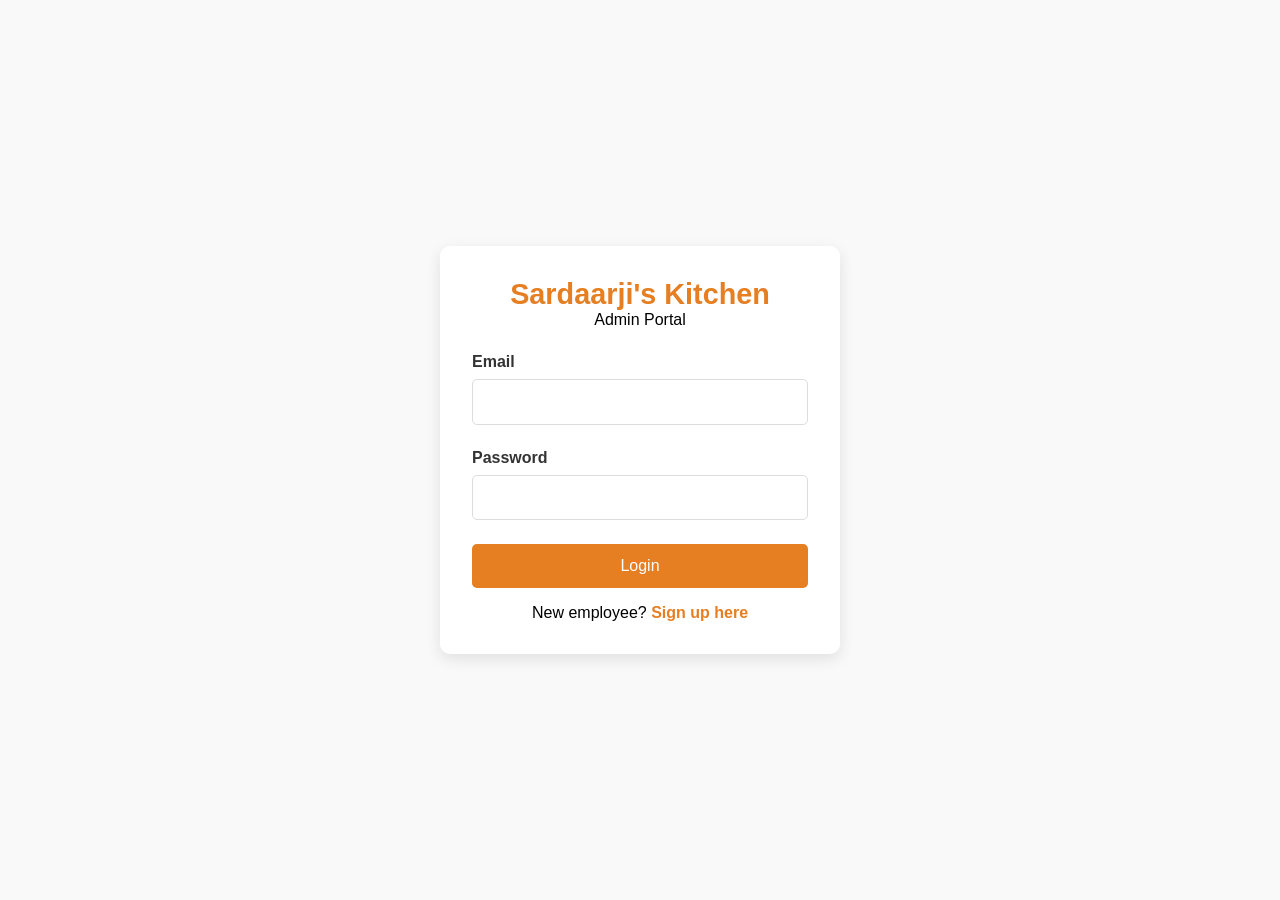
<file: login.html>
<!DOCTYPE html>
<html lang="en">
<head>
    <meta charset="UTF-8">
    <meta name="viewport" content="width=device-width, initial-scale=1.0">
    <title>Sardaarji's Kitchen - Admin Login</title>
    <style>
        :root {
            --primary-color: #e67e22;
            --secondary-color: #2c3e50;
            --accent-color: #27ae60;
            --text-color: #333;
            --light-bg: #f9f9f9;
        }
        
        * {
            margin: 0;
            padding: 0;
            box-sizing: border-box;
            font-family: 'Arial', sans-serif;
        }
        
        body {
            background-color: var(--light-bg);
            display: flex;
            justify-content: center;
            align-items: center;
            min-height: 100vh;
        }
        
        .login-container {
            background-color: white;
            border-radius: 10px;
            box-shadow: 0 5px 15px rgba(0, 0, 0, 0.1);
            width: 90%;
            max-width: 400px;
            padding: 2rem;
            transition: transform 0.3s ease;
        }
        
        .login-container:hover {
            transform: translateY(-5px);
        }
        
        .logo {
            text-align: center;
            margin-bottom: 1.5rem;
        }
        
        .logo h1 {
            color: var(--primary-color);
            font-size: 1.8rem;
        }
        
        .form-group {
            margin-bottom: 1.5rem;
        }
        
        .form-group label {
            display: block;
            margin-bottom: 0.5rem;
            color: var(--text-color);
            font-weight: bold;
        }
        
        .form-group input {
            width: 100%;
            padding: 0.8rem;
            border: 1px solid #ddd;
            border-radius: 5px;
            font-size: 1rem;
            transition: border-color 0.3s;
        }
        
        .form-group input:focus {
            border-color: var(--primary-color);
            outline: none;
        }
        
        .btn {
            background-color: var(--primary-color);
            color: white;
            border: none;
            border-radius: 5px;
            padding: 0.8rem 1rem;
            font-size: 1rem;
            cursor: pointer;
            width: 100%;
            transition: background-color 0.3s;
        }
        
        .btn:hover {
            background-color: #d35400;
        }
        
        .toggle-form {
            text-align: center;
            margin-top: 1rem;
        }
        
        .toggle-form a {
            color: var(--primary-color);
            text-decoration: none;
            font-weight: bold;
        }
        
        .toggle-form a:hover {
            text-decoration: underline;
        }
        
        #signup-form {
            display: none;
        }
        
        @media (max-width: 768px) {
            .login-container {
                width: 95%;
                padding: 1.5rem;
            }
        }
    </style>
</head>
<body>
    <div class="login-container">
        <div class="logo">
            <h1>Sardaarji's Kitchen</h1>
            <p>Admin Portal</p>
        </div>
        
        <form id="login-form">
            <div class="form-group">
                <label for="login-email">Email</label>
                <input type="email" id="login-email" required>
            </div>
            <div class="form-group">
                <label for="login-password">Password</label>
                <input type="password" id="login-password" required>
            </div>
            <button type="submit" class="btn">Login</button>
            <div class="toggle-form">
                <p>New employee? <a href="#" id="show-signup">Sign up here</a></p>
            </div>
        </form>
        
        <form id="signup-form">
            <div class="form-group">
                <label for="signup-name">Full Name</label>
                <input type="text" id="signup-name" required>
            </div>
            <div class="form-group">
                <label for="signup-email">Email</label>
                <input type="email" id="signup-email" required>
            </div>
            <div class="form-group">
                <label for="signup-password">Password</label>
                <input type="password" id="signup-password" required>
            </div>
            <div class="form-group">
                <label for="employee-code">Employee Code</label>
                <input type="text" id="employee-code" required>
            </div>
            <button type="submit" class="btn">Sign Up</button>
            <div class="toggle-form">
                <p>Already have an account? <a href="#" id="show-login">Login here</a></p>
            </div>
        </form>
    </div>

    <script>
        document.getElementById('show-signup').addEventListener('click', function(e) {
            e.preventDefault();
            document.getElementById('login-form').style.display = 'none';
            document.getElementById('signup-form').style.display = 'block';
        });
        
        document.getElementById('show-login').addEventListener('click', function(e) {
            e.preventDefault();
            document.getElementById('signup-form').style.display = 'none';
            document.getElementById('login-form').style.display = 'block';
        });
        
        document.getElementById('login-form').addEventListener('submit', function(e) {
            e.preventDefault();
            const email = document.getElementById('login-email').value;
            const password = document.getElementById('login-password').value;
            
            // In a real application, you would validate credentials against a database
            // For this example, we'll use a simple check
            if (email === 'admin@sardaarji.com' && password === 'admin123') {
                localStorage.setItem('isLoggedIn', 'true');
                localStorage.setItem('userRole', 'admin');
                window.location.href = 'admin-dashboard.html';
            } else {
                // Check for employee login
                // In a real app, this would be a database check
                alert('Invalid credentials. Please try again.');
            }
        });
        
        document.getElementById('signup-form').addEventListener('submit', function(e) {
            e.preventDefault();
            const name = document.getElementById('signup-name').value;
            const email = document.getElementById('signup-email').value;
            const password = document.getElementById('signup-password').value;
            const employeeCode = document.getElementById('employee-code').value;
            
            // In a real application, you would validate the employee code
            // and save the new employee to a database
            if (employeeCode === 'SARD2025') {
                alert('Account created successfully! You can now login.');
                document.getElementById('signup-form').style.display = 'none';
                document.getElementById('login-form').style.display = 'block';
            } else {
                alert('Invalid employee code. Please contact the administrator.');
            }
        });
    </script>
</body>
</html>
</file>
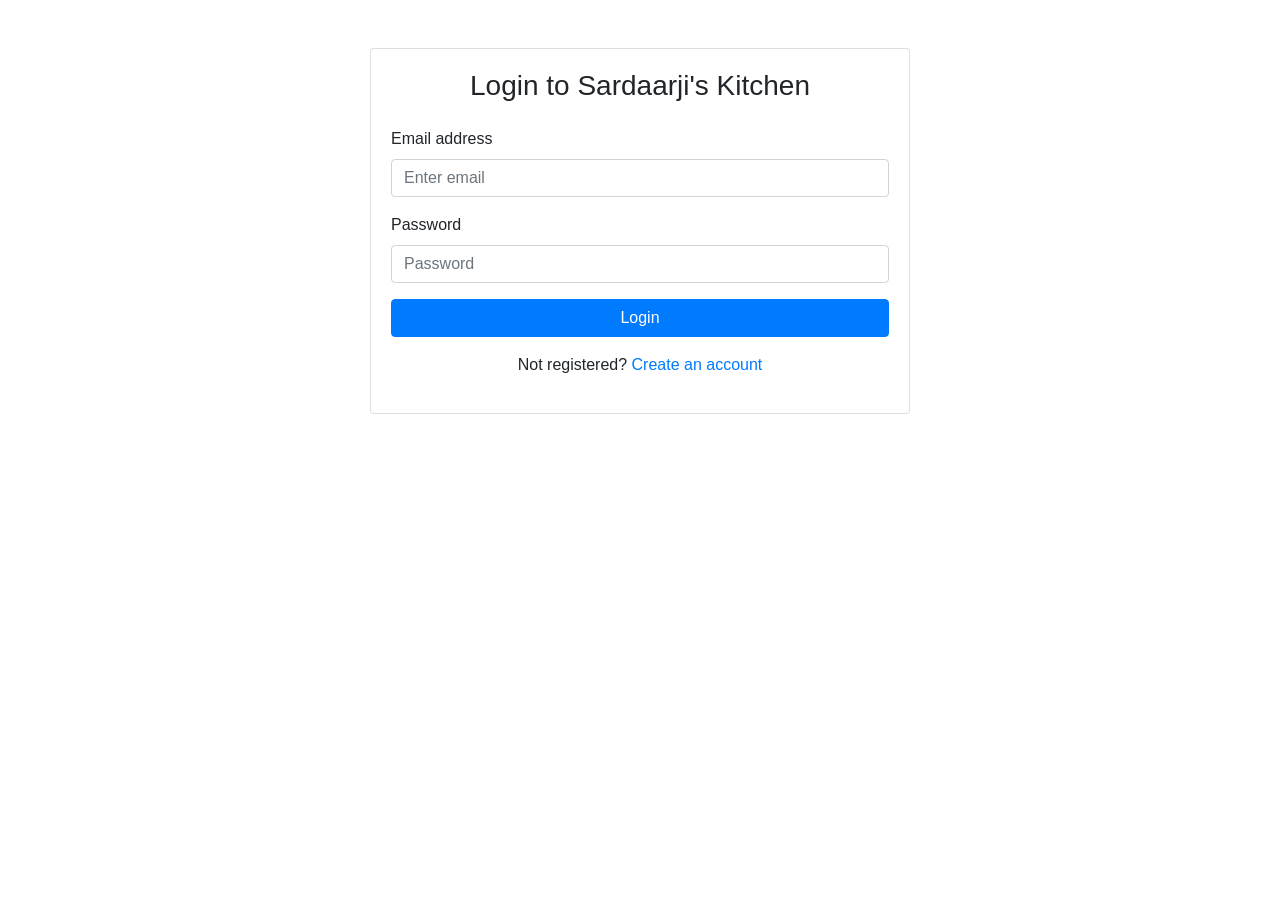
<file: loginpage.html>
<!DOCTYPE html>
<html lang="en">
<head>
    <meta charset="UTF-8" />
    <meta name="viewport" content="width=device-width, initial-scale=1, shrink-to-fit=no" />
    <link rel="stylesheet" href="https://maxcdn.bootstrapcdn.com/bootstrap/4.0.0/css/bootstrap.min.css" />
    <title>Login - Sardaarji's Kitchen</title>
</head>
<body>
    <div class="container mt-5">
        <div class="row justify-content-center">
            <div class="col-md-6">
                <div class="card shadow">
                    <div class="card-body">
                        <h3 class="card-title text-center mb-4">Login to Sardaarji's Kitchen</h3>
                        <form action="index.html" method="get">
                            <div class="form-group">
                                <label for="email">Email address</label>
                                <input type="email" class="form-control" id="email" name="email" placeholder="Enter email" required />
                            </div>
                            <div class="form-group">
                                <label for="password">Password</label>
                                <input type="password" class="form-control" id="password" name="password" placeholder="Password" required />
                            </div>
                            <button type="submit" class="btn btn-primary btn-block">Login</button>
                        </form>
                        <p class="mt-3 text-center">Not registered? <a href="#">Create an account</a></p>
                    </div>
                </div>
            </div>
        </div>
    </div>
</body>
</html>
</file>
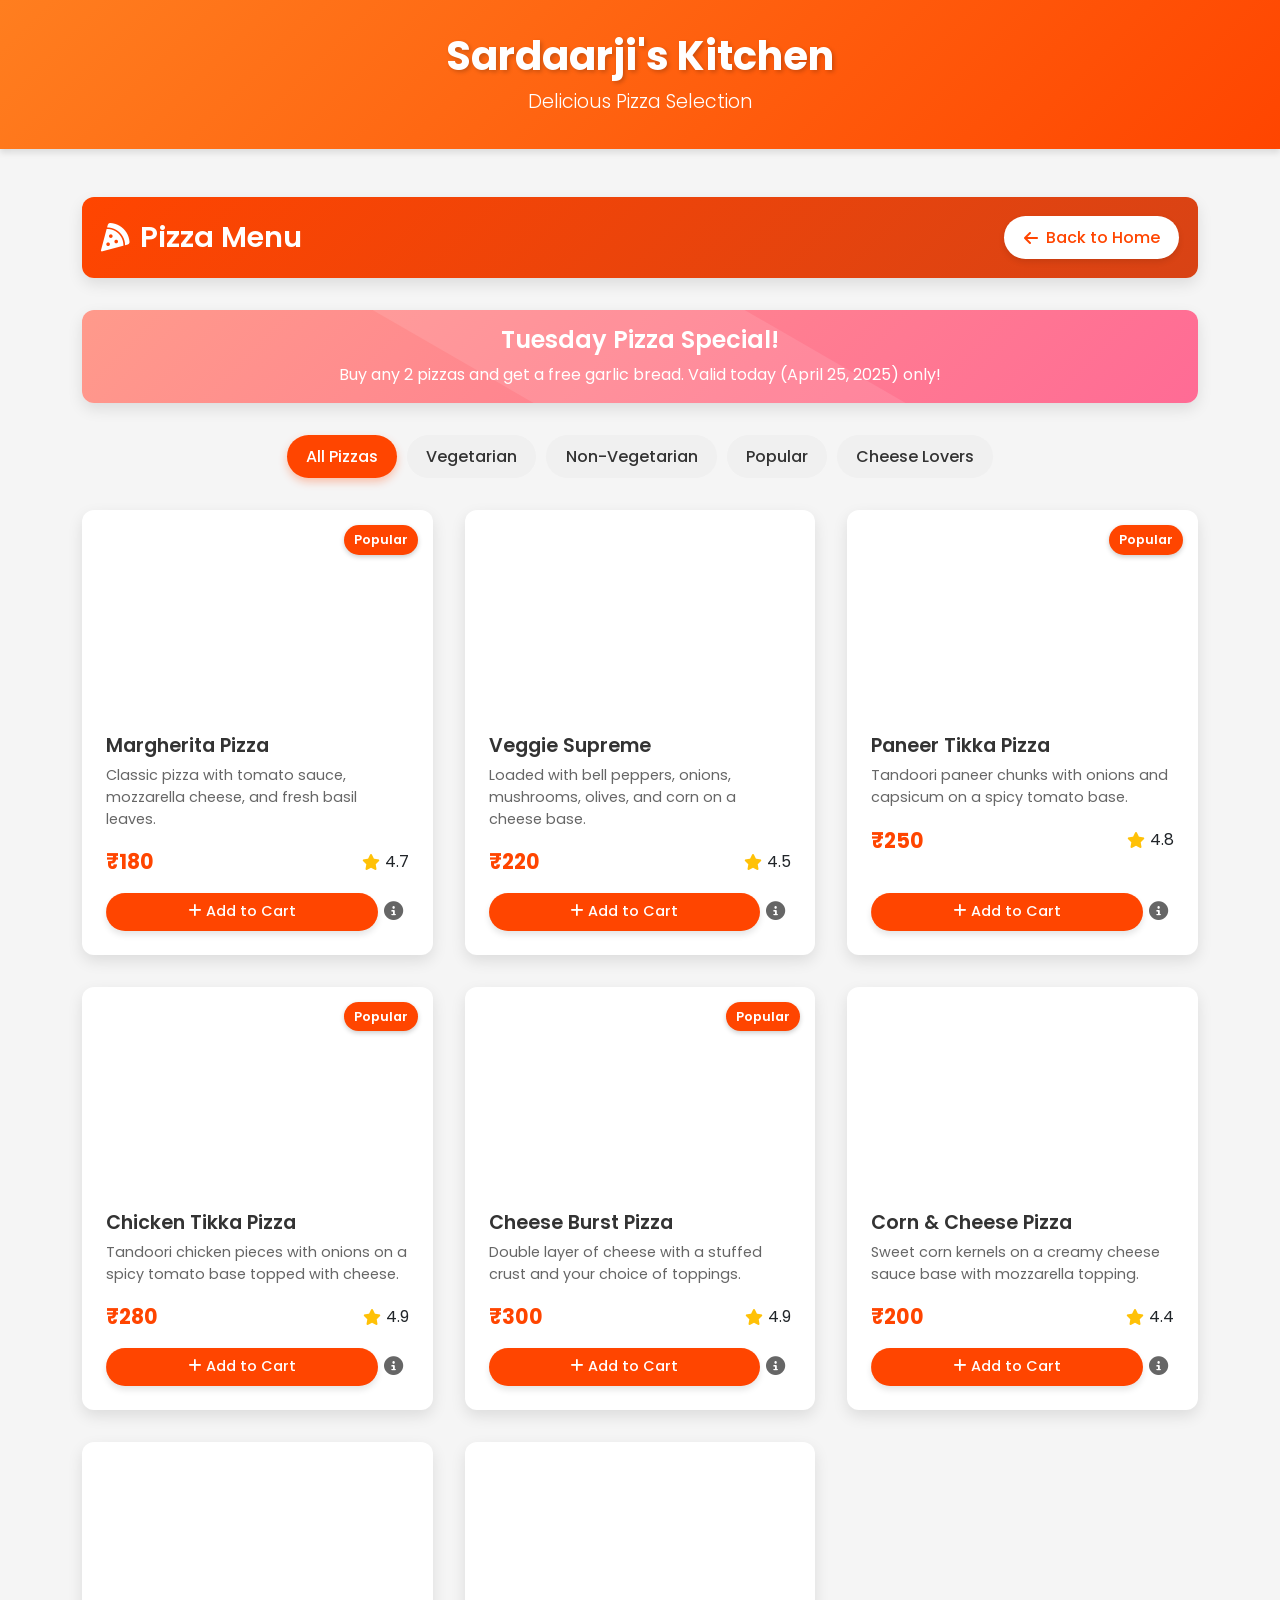
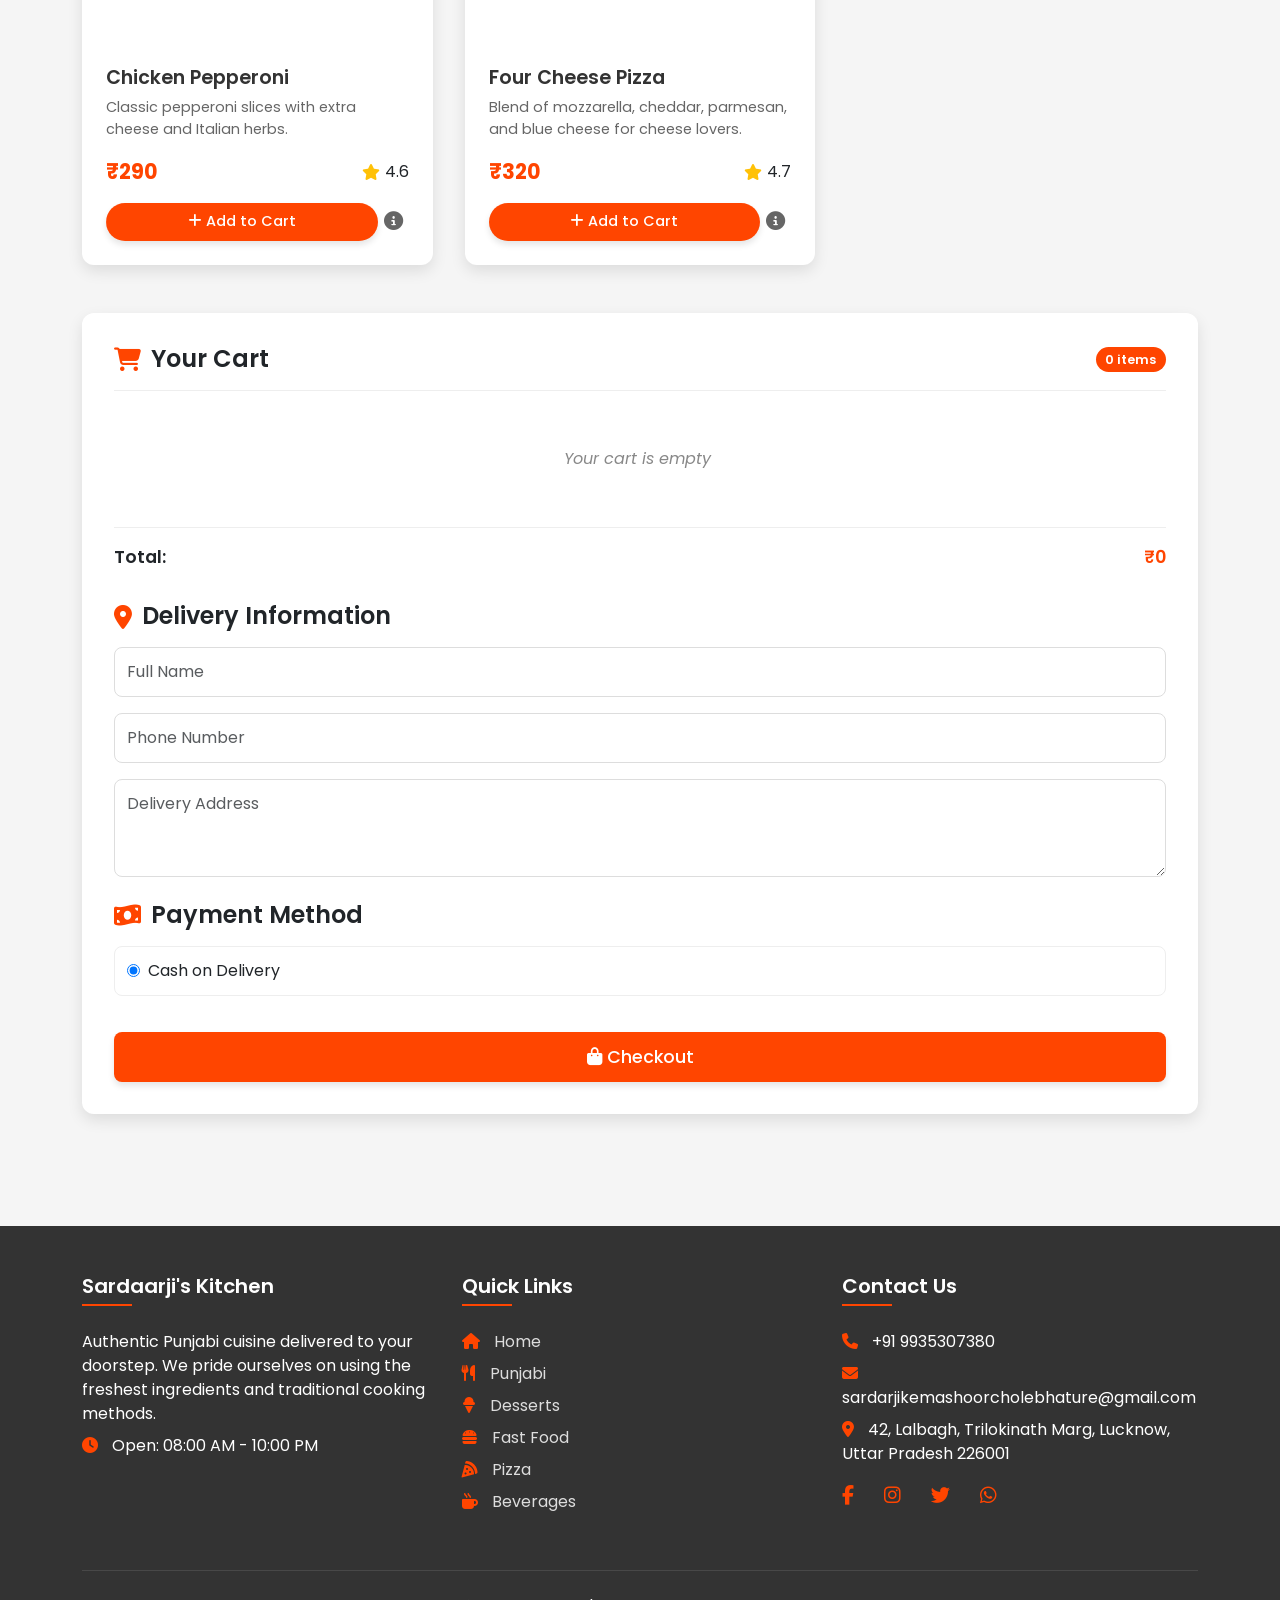
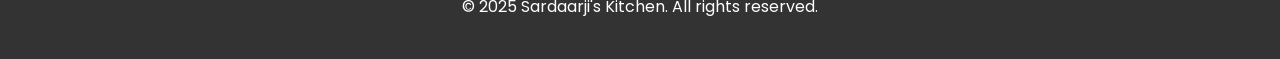
<file: pizza.html>
<!DOCTYPE html>
<html lang="en">
<head>
    <meta charset="UTF-8">
    <meta name="viewport" content="width=device-width, initial-scale=1.0">
    <title>Pizza Menu - Sardaarji's Kitchen</title>
    <!-- Bootstrap CSS -->
    <link href="https://cdn.jsdelivr.net/npm/bootstrap@5.3.0/dist/css/bootstrap.min.css" rel="stylesheet">
    <!-- Font Awesome -->
    <link rel="stylesheet" href="https://cdnjs.cloudflare.com/ajax/libs/font-awesome/6.4.0/css/all.min.css">
    <!-- Google Fonts -->
    <link href="https://fonts.googleapis.com/css2?family=Poppins:wght@300;400;500;600;700&display=swap" rel="stylesheet">
    <style>
        :root {
            --primary-color: #FF7E1F;
            --secondary-color: #FF4500;
            --accent-color: #FFC107;
            --dark-color: #333333;
            --light-color: #F8F9FA;
            --text-color: #212529;
            --border-radius: 12px;
            --box-shadow: 0 6px 15px rgba(0,0,0,0.1);
            --transition: all 0.3s ease;
        }
        
        body {
            font-family: 'Poppins', 'Segoe UI', sans-serif;
            background-color: #f5f5f5;
            color: var(--text-color);
            overflow-x: hidden;
        }
        
        /* Header Styles */
        .site-header {
            background: linear-gradient(135deg, var(--primary-color), var(--secondary-color));
            color: white;
            padding: 2rem 0;
            text-align: center;
            box-shadow: 0 4px 6px rgba(0,0,0,0.1);
            position: relative;
        }
        
        .site-header h1 {
            font-weight: 700;
            margin-bottom: 0.5rem;
            font-size: 2.5rem;
            text-shadow: 2px 2px 4px rgba(0,0,0,0.2);
        }
        
        .site-header p.lead {
            font-weight: 300;
            font-size: 1.2rem;
            max-width: 800px;
            margin: 0 auto;
        }
        
        /* Category Header */
        .category-header {
            background: linear-gradient(135deg, var(--secondary-color), #D84315);
            color: white;
            padding: 1.2rem;
            border-radius: var(--border-radius);
            margin-bottom: 2rem;
            display: flex;
            justify-content: space-between;
            align-items: center;
            box-shadow: var(--box-shadow);
        }
        
        .category-header h2 {
            margin: 0;
            font-weight: 600;
            font-size: 1.8rem;
            display: flex;
            align-items: center;
        }
        
        .category-header h2 i {
            margin-right: 10px;
        }
        
        .back-btn {
            background-color: white;
            color: var(--secondary-color);
            border: none;
            padding: 0.6rem 1.2rem;
            border-radius: 50px;
            font-weight: 500;
            display: flex;
            align-items: center;
            gap: 0.5rem;
            transition: var(--transition);
            box-shadow: 0 3px 6px rgba(0,0,0,0.1);
        }
        
        .back-btn:hover {
            background-color: var(--light-color);
            transform: translateX(-5px);
            box-shadow: 0 5px 10px rgba(0,0,0,0.15);
        }
        
        /* Menu Filter */
        .menu-filter {
            display: flex;
            flex-wrap: wrap;
            gap: 10px;
            margin-bottom: 2rem;
            justify-content: center;
        }
        
        .filter-btn {
            background-color: #f0f0f0;
            border: none;
            padding: 0.6rem 1.2rem;
            border-radius: 50px;
            font-weight: 500;
            transition: var(--transition);
            color: var(--dark-color);
        }
        
        .filter-btn.active {
            background-color: var(--secondary-color);
            color: white;
            box-shadow: 0 4px 8px rgba(255, 69, 0, 0.3);
        }
        
        .filter-btn:hover:not(.active) {
            background-color: #e0e0e0;
            transform: translateY(-3px);
        }
        
        /* Menu Grid */
        .menu-grid {
            display: grid;
            grid-template-columns: repeat(auto-fill, minmax(300px, 1fr));
            gap: 2rem;
        }
        
        .menu-item {
            background-color: white;
            border-radius: var(--border-radius);
            overflow: hidden;
            box-shadow: var(--box-shadow);
            transition: var(--transition);
            display: flex;
            flex-direction: column;
        }
        
        .menu-item:hover {
            transform: translateY(-10px);
            box-shadow: 0 12px 20px rgba(0,0,0,0.15);
        }
        
        .menu-item-img {
            height: 200px;
            background-size: cover;
            background-position: center;
            position: relative;
        }
        
        .menu-badge {
            position: absolute;
            top: 15px;
            right: 15px;
            background-color: var(--secondary-color);
            color: white;
            padding: 5px 10px;
            border-radius: 20px;
            font-size: 0.8rem;
            font-weight: 600;
            box-shadow: 0 2px 5px rgba(0,0,0,0.2);
        }
        
        .menu-item-info {
            padding: 1.5rem;
            flex-grow: 1;
            display: flex;
            flex-direction: column;
            justify-content: space-between;
        }
        
        .menu-item-title {
            font-weight: 600;
            margin: 0 0 0.5rem 0;
            font-size: 1.2rem;
            color: var(--dark-color);
        }
        
        .menu-item-desc {
            color: #666;
            font-size: 0.9rem;
            margin-bottom: 1rem;
        }
        
        .menu-item-meta {
            display: flex;
            justify-content: space-between;
            align-items: center;
            margin-bottom: 1rem;
        }
        
        .menu-item-price {
            font-weight: 700;
            color: var(--secondary-color);
            font-size: 1.3rem;
        }
        
        .menu-item-rating {
            display: flex;
            align-items: center;
            gap: 5px;
        }
        
        .menu-item-rating i {
            color: var(--accent-color);
        }
        
        .menu-item-actions {
            display: flex;
            justify-content: space-between;
            align-items: center;
        }
        
        .btn-info {
            background: none;
            border: none;
            color: #666;
            font-size: 1.2rem;
            cursor: pointer;
            transition: var(--transition);
        }
        
        .btn-info:hover {
            color: var(--secondary-color);
            transform: scale(1.1);
        }
        
        .quantity-control {
            display: flex;
            align-items: center;
            gap: 10px;
        }
        
        .quantity-btn {
            width: 30px;
            height: 30px;
            border-radius: 50%;
            border: none;
            background-color: #f0f0f0;
            display: flex;
            align-items: center;
            justify-content: center;
            cursor: pointer;
            transition: var(--transition);
        }
        
        .quantity-btn:hover {
            background-color: #e0e0e0;
        }
        
        .btn-animated {
            background-color: var(--secondary-color);
            color: white;
            border: none;
            padding: 0.6rem 1.2rem;
            border-radius: 50px;
            cursor: pointer;
            transition: all 0.3s cubic-bezier(0.68, -0.55, 0.265, 1.55);
            position: relative;
            overflow: hidden;
            font-weight: 500;
            display: inline-block;
            text-align: center;
            box-shadow: 0 4px 6px rgba(0,0,0,0.1);
        }
        
        .btn-animated:hover {
            transform: translateY(-3px) scale(1.05);
            box-shadow: 0 7px 10px rgba(0,0,0,0.2);
        }
        
        .btn-animated:active {
            transform: translateY(1px);
            box-shadow: 0 2px 3px rgba(0,0,0,0.1);
        }
        
        .btn-animated::before {
            content: '';
            position: absolute;
            top: 0;
            left: 0;
            width: 100%;
            height: 100%;
            background: rgba(255, 255, 255, 0.2);
            transform: translateX(-100%);
            transition: transform 0.3s ease;
        }
        
        .btn-animated:hover::before {
            transform: translateX(100%);
        }
        
        .btn-add-cart {
            padding: 0.5rem 1rem;
            font-size: 0.9rem;
            width: 100%;
        }
        
        /* Cart Styles */
        .cart-container {
            background-color: white;
            border-radius: var(--border-radius);
            box-shadow: var(--box-shadow);
            padding: 2rem;
            position: sticky;
            top: 2rem;
        }
        
        .cart-header {
            display: flex;
            justify-content: space-between;
            align-items: center;
            margin-bottom: 1.5rem;
            border-bottom: 1px solid #eee;
            padding-bottom: 1rem;
        }
        
        .cart-title {
            font-weight: 600;
            font-size: 1.5rem;
            margin: 0;
            display: flex;
            align-items: center;
            gap: 10px;
        }
        
        .cart-title i {
            color: var(--secondary-color);
        }
        
        .cart-count {
            background-color: var(--secondary-color);
            color: white;
            padding: 0.2rem 0.6rem;
            border-radius: 50px;
            font-size: 0.8rem;
            font-weight: 600;
        }
        
        .cart-items {
            max-height: 300px;
            overflow-y: auto;
            margin-bottom: 1.5rem;
            padding-right: 5px;
        }
        
        .cart-items::-webkit-scrollbar {
            width: 5px;
        }
        
        .cart-items::-webkit-scrollbar-track {
            background: #f1f1f1;
            border-radius: 10px;
        }
        
        .cart-items::-webkit-scrollbar-thumb {
            background: #ccc;
            border-radius: 10px;
        }
        
        .cart-items::-webkit-scrollbar-thumb:hover {
            background: #aaa;
        }
        
        .cart-item {
            display: flex;
            justify-content: space-between;
            align-items: center;
            padding: 0.75rem 0;
            border-bottom: 1px solid #eee;
        }
        
        .cart-item-info {
            flex-grow: 1;
        }
        
        .cart-item-title {
            font-weight: 500;
            margin: 0 0 0.25rem 0;
        }
        
        .cart-item-price {
            color: var(--secondary-color);
            font-weight: 500;
        }
        
        .cart-item-quantity {
            display: flex;
            align-items: center;
            gap: 0.5rem;
        }
        
        .empty-cart-message {
            text-align: center;
            padding: 2rem 0;
            color: #888;
            font-style: italic;
        }
        
        .cart-total {
            display: flex;
            justify-content: space-between;
            font-weight: 600;
            font-size: 1.1rem;
            margin-bottom: 1rem;
            padding-top: 1rem;
            border-top: 1px solid #eee;
        }
        
        .cart-total-price {
            color: var(--secondary-color);
        }
        
        /* Address Form */
        .address-form {
            margin-top: 2rem;
        }
        
        .address-form h4 {
            font-weight: 600;
            margin-bottom: 1rem;
            display: flex;
            align-items: center;
            gap: 10px;
        }
        
        .address-form h4 i {
            color: var(--secondary-color);
        }
        
        .form-group {
            margin-bottom: 1rem;
        }
        
        .form-control {
            width: 100%;
            padding: 0.75rem;
            border: 1px solid #ddd;
            border-radius: 8px;
            transition: border-color 0.3s ease;
            font-family: inherit;
        }
        
        .form-control:focus {
            border-color: var(--secondary-color);
            outline: none;
            box-shadow: 0 0 0 3px rgba(255, 69, 0, 0.1);
        }
        
        /* Payment Methods */
        .payment-methods {
            margin-top: 1.5rem;
        }
        
        .payment-methods h4 {
            font-weight: 600;
            margin-bottom: 1rem;
            display: flex;
            align-items: center;
            gap: 10px;
        }
        
        .payment-methods h4 i {
            color: var(--secondary-color);
        }
        
        .payment-method {
            display: flex;
            align-items: center;
            margin-bottom: 0.75rem;
            padding: 0.75rem;
            border: 1px solid #eee;
            border-radius: 8px;
            transition: var(--transition);
        }
        
        .payment-method:hover {
            background-color: #f9f9f9;
            border-color: #ddd;
        }
        
        .payment-method input {
            margin-right: 0.5rem;
        }
        
        .btn-checkout {
            background-color: var(--secondary-color);
            width: 100%;
            padding: 0.75rem;
            font-size: 1.1rem;
            margin-top: 1.5rem;
            border-radius: 8px;
        }
        
        /* Footer */
        footer {
            background-color: var(--dark-color);
            color: white;
            padding: 3rem 0 2rem;
            margin-top: 4rem;
        }
        
        footer h5 {
            font-weight: 600;
            margin-bottom: 1.5rem;
            position: relative;
            padding-bottom: 0.5rem;
        }
        
        footer h5::after {
            content: '';
            position: absolute;
            left: 0;
            bottom: 0;
            width: 50px;
            height: 2px;
            background-color: var(--secondary-color);
        }
        
        footer a {
            color: #ddd;
            text-decoration: none;
            transition: var(--transition);
            display: inline-block;
            margin-bottom: 0.5rem;
        }
        
        footer a:hover {
            color: white;
            transform: translateX(5px);
        }
        
        footer p {
            margin-bottom: 0.5rem;
        }
        
        footer i {
            margin-right: 10px;
            color: var(--secondary-color);
        }
        
        .footer-bottom {
            border-top: 1px solid rgba(255,255,255,0.1);
            padding-top: 1.5rem;
            margin-top: 2rem;
        }
        
        .social-icons a {
            font-size: 1.2rem;
            transition: var(--transition);
        }
        
        .social-icons a:hover {
            color: var(--secondary-color);
            transform: translateY(-3px);
        }
        
        /* Nutritional Info Modal */
        .nutrition-modal {
            display: none;
            position: fixed;
            top: 0;
            left: 0;
            width: 100%;
            height: 100%;
            background-color: rgba(0,0,0,0.5);
            z-index: 1000;
            justify-content: center;
            align-items: center;
        }
        
        .nutrition-content {
            background-color: white;
            padding: 2rem;
            border-radius: var(--border-radius);
            max-width: 500px;
            width: 90%;
            max-height: 80vh;
            overflow-y: auto;
        }
        
        .nutrition-header {
            display: flex;
            justify-content: space-between;
            align-items: center;
            margin-bottom: 1.5rem;
            border-bottom: 1px solid #eee;
            padding-bottom: 1rem;
        }
        
        .nutrition-title {
            font-weight: 600;
            margin: 0;
        }
        
        .close-modal {
            background: none;
            border: none;
            font-size: 1.5rem;
            cursor: pointer;
            color: #888;
            transition: var(--transition);
        }
        
        .close-modal:hover {
            color: var(--dark-color);
        }
        
        .nutrition-table {
            width: 100%;
            border-collapse: collapse;
            margin-bottom: 1rem;
        }
        
        .nutrition-table th, .nutrition-table td {
            padding: 0.5rem;
            text-align: left;
            border-bottom: 1px solid #eee;
        }
        
        .nutrition-table th {
            font-weight: 600;
            color: var(--dark-color);
        }
        
        /* Floating Cart Button for Mobile */
        .floating-cart-btn {
            display: none;
            position: fixed;
            bottom: 20px;
            right: 20px;
            width: 60px;
            height: 60px;
            border-radius: 50%;
            background-color: var(--secondary-color);
            color: white;
            border: none;
            box-shadow: 0 4px 10px rgba(0,0,0,0.2);
            z-index: 100;
            cursor: pointer;
            transition: var(--transition);
        }
        
        .floating-cart-btn:hover {
            transform: scale(1.1);
        }
        
        .floating-cart-btn i {
            font-size: 1.5rem;
        }
        
        .floating-cart-count {
            position: absolute;
            top: -5px;
            right: -5px;
            background-color: var(--primary-color);
            color: white;
            width: 25px;
            height: 25px;
            border-radius: 50%;
            display: flex;
            align-items: center;
            justify-content: center;
            font-size: 0.8rem;
            font-weight: 600;
        }
        
        /* Notification */
        .notification {
            position: fixed;
            bottom: 20px;
            left: 20px;
            background-color: var(--secondary-color);
            color: white;
            padding: 10px 20px;
            border-radius: 5px;
            box-shadow: 0 3px 10px rgba(0,0,0,0.2);
            z-index: 1000;
            transition: all 0.3s ease;
            opacity: 0;
            transform: translateY(20px);
        }
        
        /* Special Offers Banner */
        .special-offer {
            background: linear-gradient(135deg, #FF9A8B, #FF6B95);
            color: white;
            padding: 1rem;
            border-radius: var(--border-radius);
            margin-bottom: 2rem;
            text-align: center;
            position: relative;
            overflow: hidden;
            box-shadow: var(--box-shadow);
        }
        
        .special-offer h3 {
            margin: 0;
            font-weight: 600;
            font-size: 1.5rem;
            margin-bottom: 0.5rem;
        }
        
        .special-offer p {
            margin: 0;
            font-size: 1rem;
        }
        
        .special-offer::before {
            content: '';
            position: absolute;
            top: -50%;
            left: -50%;
            width: 200%;
            height: 200%;
            background: rgba(255, 255, 255, 0.1);
            transform: rotate(30deg);
        }
        
        /* Responsive Adjustments */
        @media (max-width: 992px) {
            .menu-grid {
                grid-template-columns: repeat(auto-fill, minmax(250px, 1fr));
            }
            
            .cart-container {
                position: static;
                margin-top: 2rem;
            }
        }
        
        @media (max-width: 768px) {
            .site-header h1 {
                font-size: 2rem;
            }
            
            .category-header h2 {
                font-size: 1.5rem;
            }
            
            .menu-grid {
                grid-template-columns: repeat(auto-fill, minmax(220px, 1fr));
                gap: 1.5rem;
            }
            
            .menu-item-img {
                height: 180px;
            }
            
            .floating-cart-btn {
                display: flex;
                align-items: center;
                justify-content: center;
            }
            
            .cart-container {
                display: none;
                position: fixed;
                top: 0;
                left: 0;
                width: 100%;
                height: 100%;
                z-index: 1000;
                margin: 0;
                border-radius: 0;
                padding: 1.5rem;
                overflow-y: auto;
            }
            
            .cart-container.active {
                display: block;
            }
            
            .close-cart {
                display: block;
                position: absolute;
                top: 1rem;
                right: 1rem;
                background: none;
                border: none;
                font-size: 1.5rem;
                color: #888;
            }
        }
        
        @media (max-width: 576px) {
            .site-header {
                padding: 1.5rem 0;
            }
            
            .site-header h1 {
                font-size: 1.75rem;
            }
            
            .category-header {
                flex-direction: column;
                gap: 1rem;
                text-align: center;
                padding: 1rem;
            }
            
            .menu-filter {
                overflow-x: auto;
                justify-content: flex-start;
                padding-bottom: 0.5rem;
                margin-bottom: 1.5rem;
            }
            
            .filter-btn {
                padding: 0.5rem 1rem;
                font-size: 0.9rem;
                white-space: nowrap;
            }
            
            .menu-grid {
                grid-template-columns: 1fr;
            }
            
            .menu-item {
                max-width: 100%;
            }
        }
    </style>
</head>
<body>
    <!-- Header Section -->
    <header class="site-header">
        <div class="container">
            <h1>Sardaarji's Kitchen</h1>
            <p class="lead">Delicious Pizza Selection</p>
        </div>
    </header>
    
    <!-- Main Content -->
    <main class="py-5">
        <div class="container">
            <div class="category-header">
                <h2><i class="fas fa-pizza-slice"></i> Pizza Menu</h2>
                <button class="back-btn" onclick="location.href='index.html'">
                    <i class="fas fa-arrow-left"></i> Back to Home
                </button>
            </div>
            
            <!-- Special Offer Banner -->
            <div class="special-offer">
                <h3>Tuesday Pizza Special!</h3>
                <p>Buy any 2 pizzas and get a free garlic bread. Valid today (April 25, 2025) only!</p>
            </div>
            
            <!-- Menu Filter -->
            <div class="menu-filter">
                <button class="filter-btn active" onclick="filterMenu('all')">All Pizzas</button>
                <button class="filter-btn" onclick="filterMenu('veg')">Vegetarian</button>
                <button class="filter-btn" onclick="filterMenu('nonveg')">Non-Vegetarian</button>
                <button class="filter-btn" onclick="filterMenu('popular')">Popular</button>
                <button class="filter-btn" onclick="filterMenu('cheese')">Cheese Lovers</button>
            </div>
            
            <div class="menu-grid">
                <!-- Menu Item 1 -->
                <div class="menu-item" data-category="veg popular">
                    <div class="menu-item-img" style="background-image: url('https://images.unsplash.com/photo-1513104890138-7c749659a591?ixlib=rb-1.2.1&auto=format&fit=crop&w=800&q=80');">
                        <span class="menu-badge">Popular</span>
                    </div>
                    <div class="menu-item-info">
                        <div>
                            <h4 class="menu-item-title">Margherita Pizza</h4>
                            <p class="menu-item-desc">Classic pizza with tomato sauce, mozzarella cheese, and fresh basil leaves.</p>
                            <div class="menu-item-meta">
                                <span class="menu-item-price">₹180</span>
                                <div class="menu-item-rating">
                                    <i class="fas fa-star"></i>
                                    <span>4.7</span>
                                </div>
                            </div>
                        </div>
                        <div class="menu-item-actions">
                            <button class="btn-animated btn-add-cart" onclick="addToCart('Margherita Pizza', 180)">
                                <i class="fas fa-plus"></i> Add to Cart
                            </button>
                            <button class="btn-info" onclick="showNutrition('margherita')">
                                <i class="fas fa-info-circle"></i>
                            </button>
                        </div>
                    </div>
                </div>
                
                <!-- Menu Item 2 -->
                <div class="menu-item" data-category="veg cheese">
                    <div class="menu-item-img" style="background-image: url('https://images.unsplash.com/photo-1565299624946-b28f40a0ae38?ixlib=rb-1.2.1&auto=format&fit=crop&w=800&q=80');"></div>
                    <div class="menu-item-info">
                        <div>
                            <h4 class="menu-item-title">Veggie Supreme</h4>
                            <p class="menu-item-desc">Loaded with bell peppers, onions, mushrooms, olives, and corn on a cheese base.</p>
                            <div class="menu-item-meta">
                                <span class="menu-item-price">₹220</span>
                                <div class="menu-item-rating">
                                    <i class="fas fa-star"></i>
                                    <span>4.5</span>
                                </div>
                            </div>
                        </div>
                        <div class="menu-item-actions">
                            <button class="btn-animated btn-add-cart" onclick="addToCart('Veggie Supreme', 220)">
                                <i class="fas fa-plus"></i> Add to Cart
                            </button>
                            <button class="btn-info" onclick="showNutrition('veggie')">
                                <i class="fas fa-info-circle"></i>
                            </button>
                        </div>
                    </div>
                </div>
                
                <!-- Menu Item 3 -->
                <div class="menu-item" data-category="veg popular cheese">
                    <div class="menu-item-img" style="background-image: url('https://img.freepik.com/premium-photo/savory-paneer-tikka-pizza-captured-dark-backdrop-food-photos_908985-75900.jpg?w=900');">
                        <span class="menu-badge">Popular</span>
                    </div>
                    <div class="menu-item-info">
                        <div>
                            <h4 class="menu-item-title">Paneer Tikka Pizza</h4>
                            <p class="menu-item-desc">Tandoori paneer chunks with onions and capsicum on a spicy tomato base.</p>
                            <div class="menu-item-meta">
                                <span class="menu-item-price">₹250</span>
                                <div class="menu-item-rating">
                                    <i class="fas fa-star"></i>
                                    <span>4.8</span>
                                </div>
                            </div>
                        </div>
                        <div class="menu-item-actions">
                            <button class="btn-animated btn-add-cart" onclick="addToCart('Paneer Tikka Pizza', 250)">
                                <i class="fas fa-plus"></i> Add to Cart
                            </button>
                            <button class="btn-info" onclick="showNutrition('paneer')">
                                <i class="fas fa-info-circle"></i>
                            </button>
                        </div>
                    </div>
                </div>
                
                <!-- Menu Item 4 -->
                <div class="menu-item" data-category="nonveg popular">
                    <div class="menu-item-img" style="background-image: url('https://img-global.cpcdn.com/recipes/18c61827981c612b/680x482cq70/chicken-tikka-pizza-recipe-main-photo.jpg');">
                        <span class="menu-badge">Popular</span>
                    </div>
                    <div class="menu-item-info">
                        <div>
                            <h4 class="menu-item-title">Chicken Tikka Pizza</h4>
                            <p class="menu-item-desc">Tandoori chicken pieces with onions on a spicy tomato base topped with cheese.</p>
                            <div class="menu-item-meta">
                                <span class="menu-item-price">₹280</span>
                                <div class="menu-item-rating">
                                    <i class="fas fa-star"></i>
                                    <span>4.9</span>
                                </div>
                            </div>
                        </div>
                        <div class="menu-item-actions">
                            <button class="btn-animated btn-add-cart" onclick="addToCart('Chicken Tikka Pizza', 280)">
                                <i class="fas fa-plus"></i> Add to Cart
                            </button>
                            <button class="btn-info" onclick="showNutrition('chicken')">
                                <i class="fas fa-info-circle"></i>
                            </button>
                        </div>
                    </div>
                </div>
                
                <!-- Menu Item 5 -->
                <div class="menu-item" data-category="veg cheese popular">
                    <div class="menu-item-img" style="background-image: url('https://images.unsplash.com/photo-1595708684082-a173bb3a06c5?ixlib=rb-1.2.1&auto=format&fit=crop&w=800&q=80');">
                        <span class="menu-badge">Popular</span>
                    </div>
                    <div class="menu-item-info">
                        <div>
                            <h4 class="menu-item-title">Cheese Burst Pizza</h4>
                            <p class="menu-item-desc">Double layer of cheese with a stuffed crust and your choice of toppings.</p>
                            <div class="menu-item-meta">
                                <span class="menu-item-price">₹300</span>
                                <div class="menu-item-rating">
                                    <i class="fas fa-star"></i>
                                    <span>4.9</span>
                                </div>
                            </div>
                        </div>
                        <div class="menu-item-actions">
                            <button class="btn-animated btn-add-cart" onclick="addToCart('Cheese Burst Pizza', 300)">
                                <i class="fas fa-plus"></i> Add to Cart
                            </button>
                            <button class="btn-info" onclick="showNutrition('cheese-burst')">
                                <i class="fas fa-info-circle"></i>
                            </button>
                        </div>
                    </div>
                </div>
                
                <!-- Menu Item 6 -->
                <div class="menu-item" data-category="veg cheese">
                    <div class="menu-item-img" style="background-image: url('https://images.unsplash.com/photo-1604382354936-07c5d9983bd3?ixlib=rb-1.2.1&auto=format&fit=crop&w=800&q=80');"></div>
                    <div class="menu-item-info">
                        <div>
                            <h4 class="menu-item-title">Corn & Cheese Pizza</h4>
                            <p class="menu-item-desc">Sweet corn kernels on a creamy cheese sauce base with mozzarella topping.</p>
                            <div class="menu-item-meta">
                                <span class="menu-item-price">₹200</span>
                                <div class="menu-item-rating">
                                    <i class="fas fa-star"></i>
                                    <span>4.4</span>
                                </div>
                            </div>
                        </div>
                        <div class="menu-item-actions">
                            <button class="btn-animated btn-add-cart" onclick="addToCart('Corn & Cheese Pizza', 200)">
                                <i class="fas fa-plus"></i> Add to Cart
                            </button>
                            <button class="btn-info" onclick="showNutrition('corn')">
                                <i class="fas fa-info-circle"></i>
                            </button>
                        </div>
                    </div>
                </div>
                
                <!-- Additional Menu Items -->
                <div class="menu-item" data-category="nonveg">
                    <div class="menu-item-img" style="background-image: url('https://images.unsplash.com/photo-1513104890138-7c749659a591?ixlib=rb-1.2.1&auto=format&fit=crop&w=800&q=80');"></div>
                    <div class="menu-item-info">
                        <div>
                            <h4 class="menu-item-title">Chicken Pepperoni</h4>
                            <p class="menu-item-desc">Classic pepperoni slices with extra cheese and Italian herbs.</p>
                            <div class="menu-item-meta">
                                <span class="menu-item-price">₹290</span>
                                <div class="menu-item-rating">
                                    <i class="fas fa-star"></i>
                                    <span>4.6</span>
                                </div>
                            </div>
                        </div>
                        <div class="menu-item-actions">
                            <button class="btn-animated btn-add-cart" onclick="addToCart('Chicken Pepperoni', 290)">
                                <i class="fas fa-plus"></i> Add to Cart
                            </button>
                            <button class="btn-info" onclick="showNutrition('pepperoni')">
                                <i class="fas fa-info-circle"></i>
                            </button>
                        </div>
                    </div>
                </div>
                
                <div class="menu-item" data-category="veg cheese">
                    <div class="menu-item-img" style="background-image: url('https://images.unsplash.com/photo-1571066811602-716837d681de?ixlib=rb-1.2.1&auto=format&fit=crop&w=800&q=80');"></div>
                    <div class="menu-item-info">
                        <div>
                            <h4 class="menu-item-title">Four Cheese Pizza</h4>
                            <p class="menu-item-desc">Blend of mozzarella, cheddar, parmesan, and blue cheese for cheese lovers.</p>
                            <div class="menu-item-meta">
                                <span class="menu-item-price">₹320</span>
                                <div class="menu-item-rating">
                                    <i class="fas fa-star"></i>
                                    <span>4.7</span>
                                </div>
                            </div>
                        </div>
                        <div class="menu-item-actions">
                            <button class="btn-animated btn-add-cart" onclick="addToCart('Four Cheese Pizza', 320)">
                                <i class="fas fa-plus"></i> Add to Cart
                            </button>
                            <button class="btn-info" onclick="showNutrition('four-cheese')">
                                <i class="fas fa-info-circle"></i>
                            </button>
                        </div>
                    </div>
                </div>
            </div>
            
            <!-- Floating Cart Button for Mobile -->
            <button class="floating-cart-btn" onclick="toggleMobileCart()">
                <i class="fas fa-shopping-cart"></i>
                <span class="floating-cart-count" id="floating-cart-count">0</span>
            </button>
            
            <!-- Cart Section -->
            <div class="cart-container mt-5" id="cart-container">
                <button class="close-cart" onclick="toggleMobileCart()" id="close-cart">
                    <i class="fas fa-times"></i>
                </button>
                <div class="cart-header">
                    <h3 class="cart-title"><i class="fas fa-shopping-cart"></i> Your Cart</h3>
                    <span class="cart-count" id="cart-count">0 items</span>
                </div>
                
                <div id="cart-items" class="cart-items">
                    <!-- Cart items will be added here dynamically -->
                    <div class="empty-cart-message">Your cart is empty</div>
                </div>
                
                <div class="cart-total">
                    <span>Total:</span>
                    <span class="cart-total-price" id="total-price">₹0</span>
                </div>
                
                <div id="special-offer-applied" style="display: none; color: var(--secondary-color); margin-bottom: 15px; font-weight: 600;">
                    Tuesday Special: Free Garlic Bread added!
                </div>
                
                <div class="address-form">
                    <h4><i class="fas fa-map-marker-alt"></i> Delivery Information</h4>
                    <div class="form-group">
                        <input type="text" class="form-control" placeholder="Full Name" id="name">
                    </div>
                    <div class="form-group">
                        <input type="text" class="form-control" placeholder="Phone Number" id="phone">
                    </div>
                    <div class="form-group">
                        <textarea class="form-control" placeholder="Delivery Address" id="address" rows="3"></textarea>
                    </div>
                </div>
                
                <div class="payment-methods">
                    <h4><i class="fas fa-money-bill-wave"></i> Payment Method</h4>
                    <div class="payment-method">
                        <input type="radio" id="cod" name="payment" value="cod" checked>
                        <label for="cod">Cash on Delivery</label>
                    </div>
                </div>
                
                <button class="btn-animated btn-checkout" onclick="checkout()">
                    <i class="fas fa-shopping-bag"></i> Checkout
                </button>
            </div>
        </div>
    </main>
    
    <!-- Nutritional Info Modal -->
    <div class="nutrition-modal" id="nutrition-modal">
        <div class="nutrition-content">
            <div class="nutrition-header">
                <h3 class="nutrition-title" id="nutrition-title">Nutritional Information</h3>
                <button class="close-modal" onclick="closeNutrition()">
                    <i class="fas fa-times"></i>
                </button>
            </div>
            <div id="nutrition-details">
                <!-- Nutritional details will be loaded here -->
            </div>
        </div>
    </div>
    
    <!-- Footer -->
    <footer>
        <div class="container">
            <div class="row">
                <div class="col-md-4">
                    <h5>Sardaarji's Kitchen</h5>
                    <p>Authentic Punjabi cuisine delivered to your doorstep. We pride ourselves on using the freshest ingredients and traditional cooking methods.</p>
                    <p><i class="fas fa-clock"></i> Open: 08:00 AM - 10:00 PM</p>
                </div>
                <div class="col-md-4">
                    <h5>Quick Links</h5>
                    <ul class="list-unstyled">
                        <li><a href="index.html"><i class="fas fa-home"></i> Home</a></li>
                        <li><a href="Punjabi.html"><i class="fas fa-utensils"></i> Punjabi</a></li>
                        <li><a href="dessert.html"><i class="fas fa-ice-cream"></i> Desserts</a></li>
                        <li><a href="fast-food.html"><i class="fas fa-hamburger"></i> Fast Food</a></li>
                        <li><a href="pizza.html"><i class="fas fa-pizza-slice"></i> Pizza</a></li>
                        <li><a href="beverage.html"><i class="fas fa-mug-hot"></i> Beverages</a></li>
                    </ul>
                </div>
                <div class="col-md-4">
                    <h5>Contact Us</h5>
                    <p><i class="fas fa-phone"></i> +91 9935307380</p>
                    <p><i class="fas fa-envelope"></i> sardarjikemashoorcholebhature@gmail.com</p>
                    <p><i class="fas fa-map-marker-alt"></i> 42, Lalbagh, Trilokinath Marg, Lucknow, Uttar Pradesh 226001</p>
                    <div class="social-icons mt-3">
                        <a href="#" class="me-3"><i class="fab fa-facebook-f"></i></a>
                        <a href="#" class="me-3"><i class="fab fa-instagram"></i></a>
                        <a href="#" class="me-3"><i class="fab fa-twitter"></i></a>
                        <a href="#"><i class="fab fa-whatsapp"></i></a>
                    </div>
                </div>
            </div>
            <div class="text-center footer-bottom">
                <p>&copy; 2025 Sardaarji's Kitchen. All rights reserved.</p>
            </div>
        </div>
    </footer>
    
    <!-- Bootstrap JS and Popper.js -->
    <script src="https://cdn.jsdelivr.net/npm/bootstrap@5.3.0/dist/js/bootstrap.bundle.min.js"></script>
    
    <script>
        // Cart functionality
        let cart = [];
        let totalPrice = 0;
        
        // Load cart from localStorage if available
        function loadCart() {
            const savedCart = localStorage.getItem('sardaarjiCart');
            if (savedCart) {
                cart = JSON.parse(savedCart);
                updateCart();
            }
        }
        
        // Save cart to localStorage
        function saveCart() {
            localStorage.setItem('sardaarjiCart', JSON.stringify(cart));
        }
        
        function addToCart(item, price) {
            const existingItem = cart.find(cartItem => cartItem.item === item);
            
            if (existingItem) {
                existingItem.quantity++;
                existingItem.totalPrice = existingItem.price * existingItem.quantity;
            } else {
                cart.push({ 
                    item, 
                    price, 
                    quantity: 1,
                    totalPrice: price
                });
            }
            
            // Show notification
            showNotification(`${item} added to cart!`);
            
            updateCart();
            saveCart();
        }
        
        function updateCart() {
            const cartItems = document.getElementById('cart-items');
            const cartCount = document.getElementById('cart-count');
            const floatingCartCount = document.getElementById('floating-cart-count');
            
            cartItems.innerHTML = '';
            totalPrice = 0;
            
            if (cart.length === 0) {
                cartItems.innerHTML = '<div class="empty-cart-message">Your cart is empty</div>';
                cartCount.textContent = '0 items';
                floatingCartCount.textContent = '0';
                document.getElementById('special-offer-applied').style.display = 'none';
            } else {
                cartCount.textContent = `${cart.length} items`;
                floatingCartCount.textContent = cart.length;
                
                cart.forEach((item, index) => {
                    totalPrice += item.totalPrice;
                    
                    const cartItem = document.createElement('div');
                    cartItem.className = 'cart-item';
                    cartItem.innerHTML = `
                        <div class="cart-item-info">
                            <h5 class="cart-item-title">${item.item}</h5>
                            <p class="cart-item-price">₹${item.price} × ${item.quantity}</p>
                        </div>
                        <div class="cart-item-quantity">
                            <button class="quantity-btn" onclick="decreaseQuantity(${index})">-</button>
                            <span>${item.quantity}</span>
                            <button class="quantity-btn" onclick="increaseQuantity(${index})">+</button>
                        </div>
                    `;
                    
                    cartItems.appendChild(cartItem);
                });
                
                // Check for Tuesday pizza special
                checkTuesdaySpecial();
            }
            
            document.getElementById('total-price').textContent = `₹${totalPrice}`;
        }
        
        function checkTuesdaySpecial() {
            // Check if today is Tuesday (April 29, 2025)
            const today = new Date();
            const isTuesday = today.getDay() === 2; // 0 is Sunday, 2 is Tuesday
            
            // Count pizza items in cart
            const pizzaItems = cart.filter(item => 
                item.item.toLowerCase().includes('pizza')
            );
            
            const pizzaCount = pizzaItems.reduce((total, item) => total + item.quantity, 0);
            
            // If it's Tuesday and there are at least 2 pizzas, add free garlic bread
            if (isTuesday && pizzaCount >= 2) {
                document.getElementById('special-offer-applied').style.display = 'block';
                
                // Check if free garlic bread is already in cart
                const hasGarlicBread = cart.some(item => item.item === 'Free Garlic Bread (Tuesday Special)');
                
                if (!hasGarlicBread) {
                    cart.push({
                        item: 'Free Garlic Bread (Tuesday Special)',
                        price: 0,
                        quantity: 1,
                        totalPrice: 0
                    });
                    
                    // Update cart display without recursion
                    const cartItems = document.getElementById('cart-items');
                    const cartItem = document.createElement('div');
                    cartItem.className = 'cart-item';
                    cartItem.innerHTML = `
                        <div class="cart-item-info">
                            <h5 class="cart-item-title">Free Garlic Bread (Tuesday Special)</h5>
                            <p class="cart-item-price">₹0</p>
                        </div>
                        <div class="cart-item-quantity">
                            <span>1</span>
                        </div>
                    `;
                    cartItems.appendChild(cartItem);
                }
            } else {
                document.getElementById('special-offer-applied').style.display = 'none';
                
                // Remove free garlic bread if conditions no longer met
                const garlicBreadIndex = cart.findIndex(item => item.item === 'Free Garlic Bread (Tuesday Special)');
                if (garlicBreadIndex !== -1) {
                    cart.splice(garlicBreadIndex, 1);
                    updateCart(); // Need to update again
                }
            }
        }
        
        function increaseQuantity(index) {
            cart[index].quantity++;
            cart[index].totalPrice = cart[index].price * cart[index].quantity;
            updateCart();
            saveCart();
        }
        
        function decreaseQuantity(index) {
            if (cart[index].quantity > 1) {
                cart[index].quantity--;
                cart[index].totalPrice = cart[index].price * cart[index].quantity;
            } else {
                cart.splice(index, 1);
            }
            updateCart();
            saveCart();
        }
        
        function checkout() {
            const name = document.getElementById('name').value;
            const phone = document.getElementById('phone').value;
            const address = document.getElementById('address').value;
            
            if (!name || !phone || !address) {
                alert('Please fill in all delivery information');
                return;
            }
            
            if (cart.length === 0) {
                alert('Your cart is empty. Please add items to your cart.');
                return;
            }
            
            // In a real application, you would send this data to a server
            alert(`Order placed successfully!\n\nOrder Details:\n${cart.map(item => `${item.item} × ${item.quantity}`).join('\n')}\n\nTotal: ₹${totalPrice}\nPayment Method: Cash on Delivery\n\nDelivery Details:\n${name}\n${phone}\n${address}`);
            
            // Clear cart after successful order
            cart = [];
            totalPrice = 0;
            updateCart();
            saveCart();
            document.getElementById('name').value = '';
            document.getElementById('phone').value = '';
            document.getElementById('address').value = '';
        }
        
        // Filter menu items
        function filterMenu(category) {
            const menuItems = document.querySelectorAll('.menu-item');
            const filterButtons = document.querySelectorAll('.filter-btn');
            
            // Update active filter button
            filterButtons.forEach(button => {
                if (button.textContent.toLowerCase().includes(category)) {
                    button.classList.add('active');
                } else {
                    button.classList.remove('active');
                }
            });
            
            // Filter menu items
            menuItems.forEach(item => {
                if (category === 'all') {
                    item.style.display = 'block';
                } else {
                    const categories = item.dataset.category.split(' ');
                    if (categories.includes(category)) {
                        item.style.display = 'block';
                    } else {
                        item.style.display = 'none';
                    }
                }
            });
        }
        
        // Mobile cart toggle
        function toggleMobileCart() {
            const cartContainer = document.getElementById('cart-container');
            cartContainer.classList.toggle('active');
        }
        
        // Nutritional information
        function showNutrition(itemId) {
            const modal = document.getElementById('nutrition-modal');
            const title = document.getElementById('nutrition-title');
            const details = document.getElementById('nutrition-details');
            
            // Set title and content based on item
            switch(itemId) {
                case 'margherita':
                    title.textContent = 'Margherita Pizza - Nutritional Information';
                    details.innerHTML = `
                        <p>Classic pizza with tomato sauce, mozzarella cheese, and fresh basil leaves.</p>
                        <table class="nutrition-table">
                            <tr>
                                <th>Calories</th>
                                <td>250 kcal per slice</td>
                            </tr>
                            <tr>
                                <th>Protein</th>
                                <td>12g</td>
                            </tr>
                            <tr>
                                <th>Carbohydrates</th>
                                <td>30g</td>
                            </tr>
                            <tr>
                                <th>Fat</th>
                                <td>10g</td>
                            </tr>
                            <tr>
                                <th>Sodium</th>
                                <td>580mg</td>
                            </tr>
                        </table>
                        <p><strong>Allergens:</strong> Contains gluten, dairy</p>
                        <p><strong>Ingredients:</strong> Pizza base (refined flour, yeast, salt, sugar), tomato sauce, mozzarella cheese, fresh basil, olive oil</p>
                    `;
                    break;
                case 'paneer':
                    title.textContent = 'Paneer Tikka Pizza - Nutritional Information';
                    details.innerHTML = `
                        <p>Tandoori paneer chunks with onions and capsicum on a spicy tomato base.</p>
                        <table class="nutrition-table">
                            <tr>
                                <th>Calories</th>
                                <td>290 kcal per slice</td>
                            </tr>
                            <tr>
                                <th>Protein</th>
                                <td>15g</td>
                            </tr>
                            <tr>
                                <th>Carbohydrates</th>
                                <td>32g</td>
                            </tr>
                            <tr>
                                <th>Fat</th>
                                <td>12g</td>
                            </tr>
                            <tr>
                                <th>Fiber</th>
                                <td>3g</td>
                            </tr>
                        </table>
                        <p><strong>Allergens:</strong> Contains gluten, dairy</p>
                        <p><strong>Ingredients:</strong> Pizza base, tomato sauce, paneer tikka (cottage cheese, yogurt, spices), bell peppers, onions, mozzarella cheese</p>
                    `;
                    break;
                // Add cases for other menu items
                default:
                    title.textContent = 'Nutritional Information';
                    details.innerHTML = `<p>Nutritional information for this item is not available at the moment.</p>`;
            }
            
            // Show modal
            modal.style.display = 'flex';
        }
        
        function closeNutrition() {
            const modal = document.getElementById('nutrition-modal');
            modal.style.display = 'none';
        }
        
        // Notification system
        function showNotification(message) {
            // Create notification element
            const notification = document.createElement('div');
            notification.className = 'notification';
            notification.textContent = message;
            
            // Add to document
            document.body.appendChild(notification);
            
            // Trigger animation
            setTimeout(() => {
                notification.style.opacity = '1';
                notification.style.transform = 'translateY(0)';
            }, 10);
            
            // Remove after 3 seconds
            setTimeout(() => {
                notification.style.opacity = '0';
                notification.style.transform = 'translateY(20px)';
                
                setTimeout(() => {
                    document.body.removeChild(notification);
                }, 300);
            }, 3000);
        }
        
        // Close modal when clicking outside
        window.onclick = function(event) {
            const modal = document.getElementById('nutrition-modal');
            if (event.target === modal) {
                closeNutrition();
            }
        };
        
        // Initialize
        document.addEventListener('DOMContentLoaded', function() {
            loadCart();
            
            // Hide close cart button on desktop
            if (window.innerWidth > 768) {
                document.getElementById('close-cart').style.display = 'none';
            }
        });
        
        // Handle window resize
        window.addEventListener('resize', function() {
            if (window.innerWidth > 768) {
                document.getElementById('close-cart').style.display = 'none';
                document.getElementById('cart-container').classList.remove('active');
            }
        });
    </script>
</body>
</html>
</file>
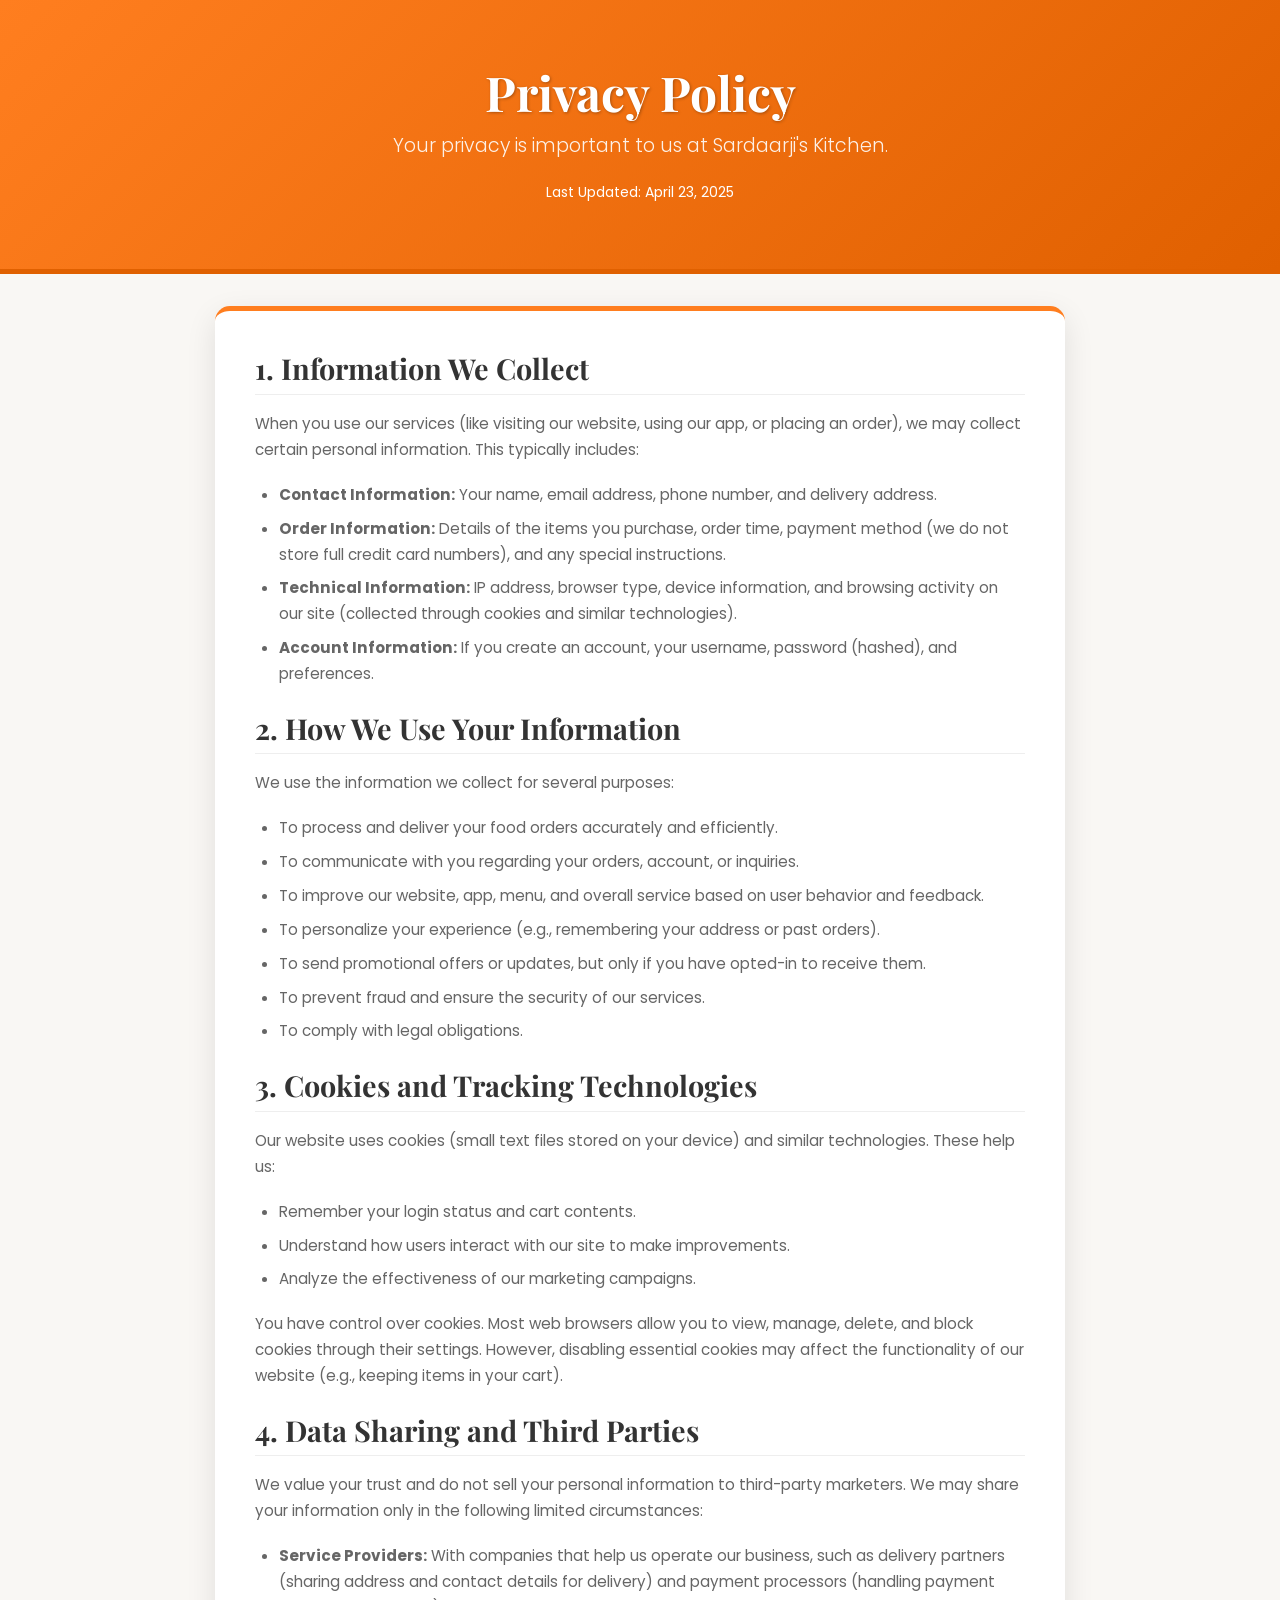
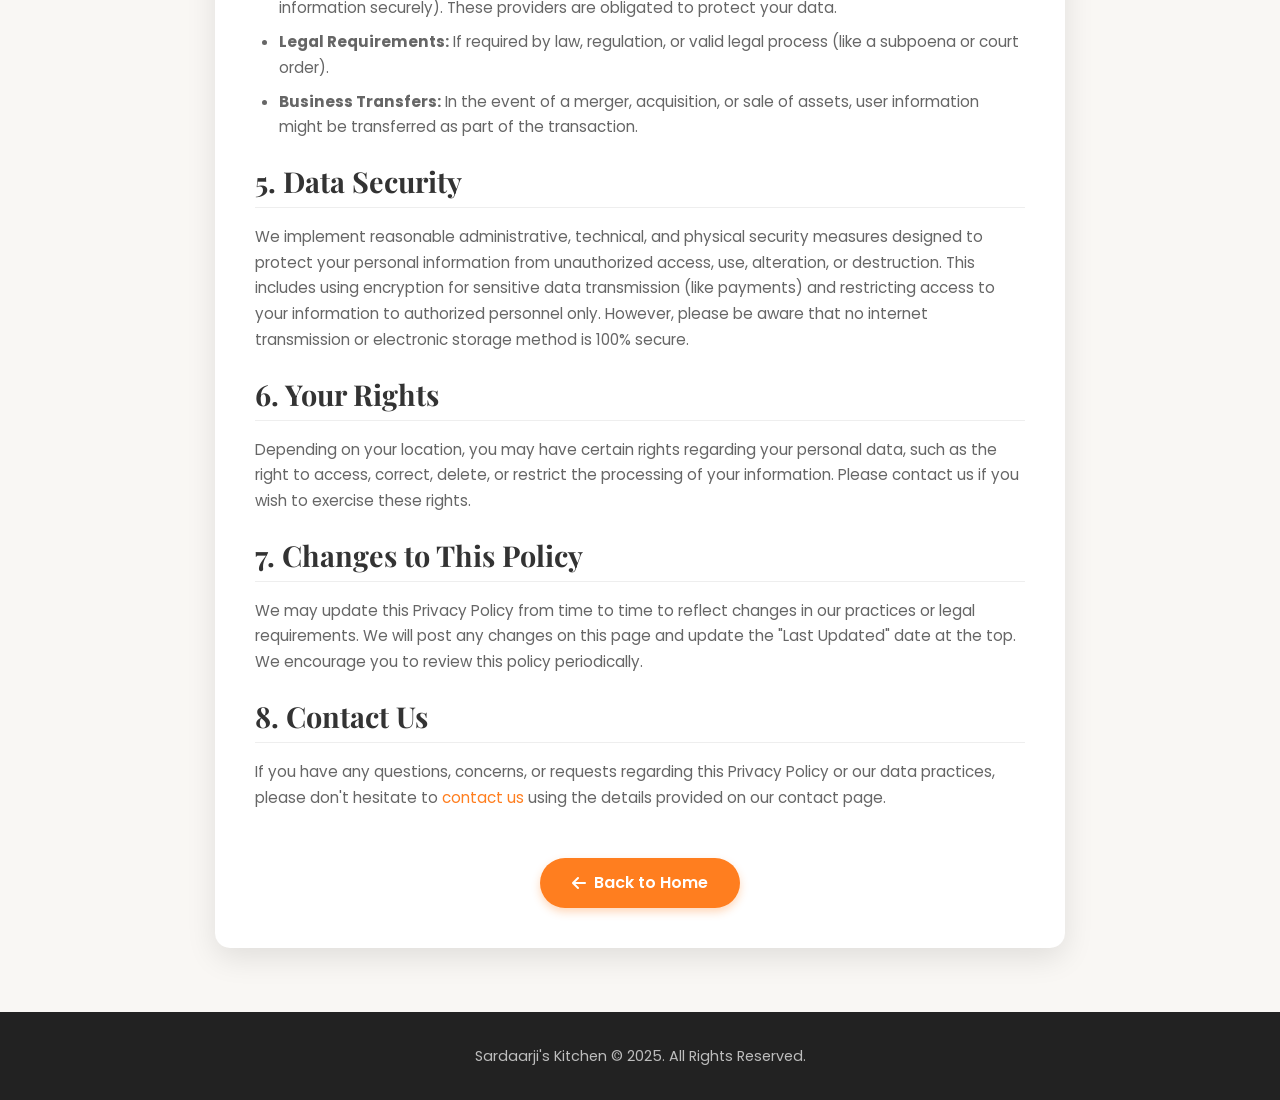
<file: privacy.html>
<!DOCTYPE html>
<html lang="en">
<head>
  <meta charset="UTF-8">
  <title>Privacy Policy - Sardaarji's Kitchen</title>
  <meta name="viewport" content="width=device-width, initial-scale=1.0">

  <!-- Bootstrap CSS -->
  <link href="https://cdn.jsdelivr.net/npm/bootstrap@5.3.0/dist/css/bootstrap.min.css" rel="stylesheet">
  <!-- Font Awesome (for Back button icon) -->
  <link rel="stylesheet" href="https://cdnjs.cloudflare.com/ajax/libs/font-awesome/6.4.0/css/all.min.css">
  <!-- Google Fonts -->
  <link href="https://fonts.googleapis.com/css2?family=Poppins:wght@300;400;500;600;700;800&family=Playfair+Display:wght@400;500;600;700&display=swap" rel="stylesheet">

  <style>
    /* --- Root Variables (from main theme) --- */
    :root {
        --primary-color: #FF7E1F; /* Orange */
        --primary-dark: #E06000;
        --secondary-color: #4CAF50; /* Green */
        --accent-color: #FFC107; /* Yellow */
        --dark-color: #333333;
        --darker-bg: #222222; /* Footer background */
        --light-color: #F8F9FA;
        --text-color: #212529;
        --background-light: #f9f7f4; /* Light beige background */
        --white: #ffffff;
        --grey-light: #eee;
        --grey-medium: #999;
        --grey-dark: #666;
        --border-color-light: #dee2e6;
        --border-radius: 15px;
        --border-radius-sm: 8px;
        --shadow-light: 0 6px 15px rgba(0,0,0,0.08);
        --shadow-medium: 0 10px 30px rgba(0,0,0,0.1);
    }

    /* --- Base Styles --- */
    body {
        font-family: 'Poppins', sans-serif;
        background-color: var(--background-light);
        color: var(--text-color);
        line-height: 1.7; /* Slightly increased line height for readability */
    }

    h1, h2, h3, h4 {
        font-family: 'Playfair Display', serif;
        font-weight: 700;
        color: var(--dark-color);
    }

    a {
        color: var(--primary-color);
        text-decoration: none;
    }
    a:hover {
        color: var(--primary-dark);
    }

    /* --- Page Header --- */
    .page-header {
        background: linear-gradient(135deg, var(--primary-color), var(--primary-dark));
        color: var(--white);
        padding: 4rem 1rem;
        text-align: center;
        margin-bottom: 2rem;
        border-bottom: 5px solid var(--primary-dark);
    }

    .page-header h1 {
        font-weight: 700;
        font-size: 3rem;
        color: var(--white);
        margin-bottom: 0.5rem;
        text-shadow: 1px 1px 3px rgba(0,0,0,0.3);
    }

    .page-header p.lead {
        font-weight: 300;
        font-size: 1.2rem;
        opacity: 0.9;
    }

    /* --- Content Block Styling --- */
    .content-block {
        background: var(--white);
        border-radius: var(--border-radius);
        box-shadow: var(--shadow-medium);
        padding: 2.5rem 2.5rem; /* Slightly more padding */
        margin: 2rem auto;
        max-width: 850px; /* Consistent width */
        border-top: 5px solid var(--primary-color);
    }

    .content-block h2 {
        font-size: 1.8rem; /* Adjusted size */
        margin-top: 1.5rem; /* Space above headings */
        margin-bottom: 1rem;
        padding-bottom: 0.5rem;
        border-bottom: 1px solid var(--grey-light);
        color: var(--dark-color);
    }
     /* Space for first heading */
    .content-block h2:first-of-type {
        margin-top: 0;
    }


    .content-block p {
        color: var(--grey-dark);
        margin-bottom: 1.2rem; /* Space between paragraphs */
        font-size: 0.95rem; /* Slightly smaller text */
    }
    .content-block ul { /* Style lists if used */
        color: var(--grey-dark);
        margin-bottom: 1.2rem;
        padding-left: 1.5rem;
        font-size: 0.95rem;
    }
     .content-block li {
        margin-bottom: 0.5rem;
     }

    /* --- Button Styling --- */
    .btn-main {
        background-color: var(--primary-color);
        border-color: var(--primary-color);
        color: var(--white);
        padding: 0.8rem 2rem;
        border-radius: 50px;
        font-weight: 600;
        transition: all 0.3s ease;
        box-shadow: 0 4px 8px rgba(255, 126, 31, 0.3);
        border: none;
        display: inline-flex;
        align-items: center;
        gap: 0.5rem;
    }

    .btn-main:hover {
        background-color: var(--primary-dark);
        border-color: var(--primary-dark);
        color: var(--white);
        transform: translateY(-3px);
        box-shadow: 0 6px 12px rgba(255, 126, 31, 0.4);
    }

    /* --- Footer Styling --- */
    footer {
        background-color: var(--darker-bg);
        color: rgba(255, 255, 255, 0.7);
        text-align: center;
        padding: 2rem 1rem;
        margin-top: 4rem;
        font-size: 0.9rem;
    }

     /* --- Responsive --- */
     @media (max-width: 768px) {
         .page-header h1 {
             font-size: 2.5rem;
         }
         .content-block {
             padding: 2rem 1.5rem;
             margin: 1.5rem auto;
         }
         .content-block h2 {
             font-size: 1.6rem;
         }
     }
     @media (max-width: 576px) {
         .page-header {
             padding: 3rem 1rem;
         }
         .page-header h1 {
             font-size: 2rem;
         }
          .page-header p.lead {
             font-size: 1rem;
         }
         .content-block {
             padding: 1.5rem 1rem;
             margin: 1rem auto;
         }
         .content-block h2 {
             font-size: 1.5rem;
         }
          .content-block p, .content-block ul {
             font-size: 0.9rem;
         }
     }
  </style>
</head>
<body>

  <!-- Header Section -->
  <div class="page-header">
    <h1>Privacy Policy</h1>
    <p class="lead">Your privacy is important to us at Sardaarji's Kitchen.</p>
    <small>Last Updated: April 23, 2025</small> <!-- Add Last Updated Date -->
  </div>

  <!-- Main Content -->
  <div class="container">
    <div class="content-block">
      <h2>1. Information We Collect</h2>
      <p>When you use our services (like visiting our website, using our app, or placing an order), we may collect certain personal information. This typically includes:</p>
      <ul>
          <li><strong>Contact Information:</strong> Your name, email address, phone number, and delivery address.</li>
          <li><strong>Order Information:</strong> Details of the items you purchase, order time, payment method (we do not store full credit card numbers), and any special instructions.</li>
          <li><strong>Technical Information:</strong> IP address, browser type, device information, and browsing activity on our site (collected through cookies and similar technologies).</li>
          <li><strong>Account Information:</strong> If you create an account, your username, password (hashed), and preferences.</li>
      </ul>

      <h2>2. How We Use Your Information</h2>
      <p>We use the information we collect for several purposes:</p>
      <ul>
          <li>To process and deliver your food orders accurately and efficiently.</li>
          <li>To communicate with you regarding your orders, account, or inquiries.</li>
          <li>To improve our website, app, menu, and overall service based on user behavior and feedback.</li>
          <li>To personalize your experience (e.g., remembering your address or past orders).</li>
          <li>To send promotional offers or updates, but only if you have opted-in to receive them.</li>
          <li>To prevent fraud and ensure the security of our services.</li>
          <li>To comply with legal obligations.</li>
      </ul>


      <h2>3. Cookies and Tracking Technologies</h2>
      <p>Our website uses cookies (small text files stored on your device) and similar technologies. These help us:</p>
       <ul>
          <li>Remember your login status and cart contents.</li>
          <li>Understand how users interact with our site to make improvements.</li>
          <li>Analyze the effectiveness of our marketing campaigns.</li>
      </ul>
      <p>You have control over cookies. Most web browsers allow you to view, manage, delete, and block cookies through their settings. However, disabling essential cookies may affect the functionality of our website (e.g., keeping items in your cart).</p>

      <h2>4. Data Sharing and Third Parties</h2>
        <p>We value your trust and do not sell your personal information to third-party marketers. We may share your information only in the following limited circumstances:</p>
      <ul>
          <li><strong>Service Providers:</strong> With companies that help us operate our business, such as delivery partners (sharing address and contact details for delivery) and payment processors (handling payment information securely). These providers are obligated to protect your data.</li>
          <li><strong>Legal Requirements:</strong> If required by law, regulation, or valid legal process (like a subpoena or court order).</li>
          <li><strong>Business Transfers:</strong> In the event of a merger, acquisition, or sale of assets, user information might be transferred as part of the transaction.</li>
      </ul>

      <h2>5. Data Security</h2>
      <p>We implement reasonable administrative, technical, and physical security measures designed to protect your personal information from unauthorized access, use, alteration, or destruction. This includes using encryption for sensitive data transmission (like payments) and restricting access to your information to authorized personnel only. However, please be aware that no internet transmission or electronic storage method is 100% secure.</p>

      <h2>6. Your Rights</h2>
        <p>Depending on your location, you may have certain rights regarding your personal data, such as the right to access, correct, delete, or restrict the processing of your information. Please contact us if you wish to exercise these rights.</p>

      <h2>7. Changes to This Policy</h2>
        <p>We may update this Privacy Policy from time to time to reflect changes in our practices or legal requirements. We will post any changes on this page and update the "Last Updated" date at the top. We encourage you to review this policy periodically.</p>


      <h2>8. Contact Us</h2>
      <p>If you have any questions, concerns, or requests regarding this Privacy Policy or our data practices, please don't hesitate to <a href="contact.html" title="Go to Contact Page">contact us</a> using the details provided on our contact page.</p>

      <!-- Back Button -->
      <div class="text-center mt-5"> <!-- Increased top margin -->
        <a href="index.html" class="btn btn-main">
          <i class="fas fa-arrow-left"></i> Back to Home
        </a>
      </div>
    </div>
  </div>

  <!-- Footer Section -->
  <footer>
    <div>Sardaarji's Kitchen &copy; 2025. All Rights Reserved.</div>
  </footer>

  <!-- Bootstrap JS Bundle (includes Popper) -->
  <script src="https://cdn.jsdelivr.net/npm/bootstrap@5.3.0/dist/js/bootstrap.bundle.min.js"></script>
  <!-- No custom JS needed for this static page -->

</body>
</html>
</file>
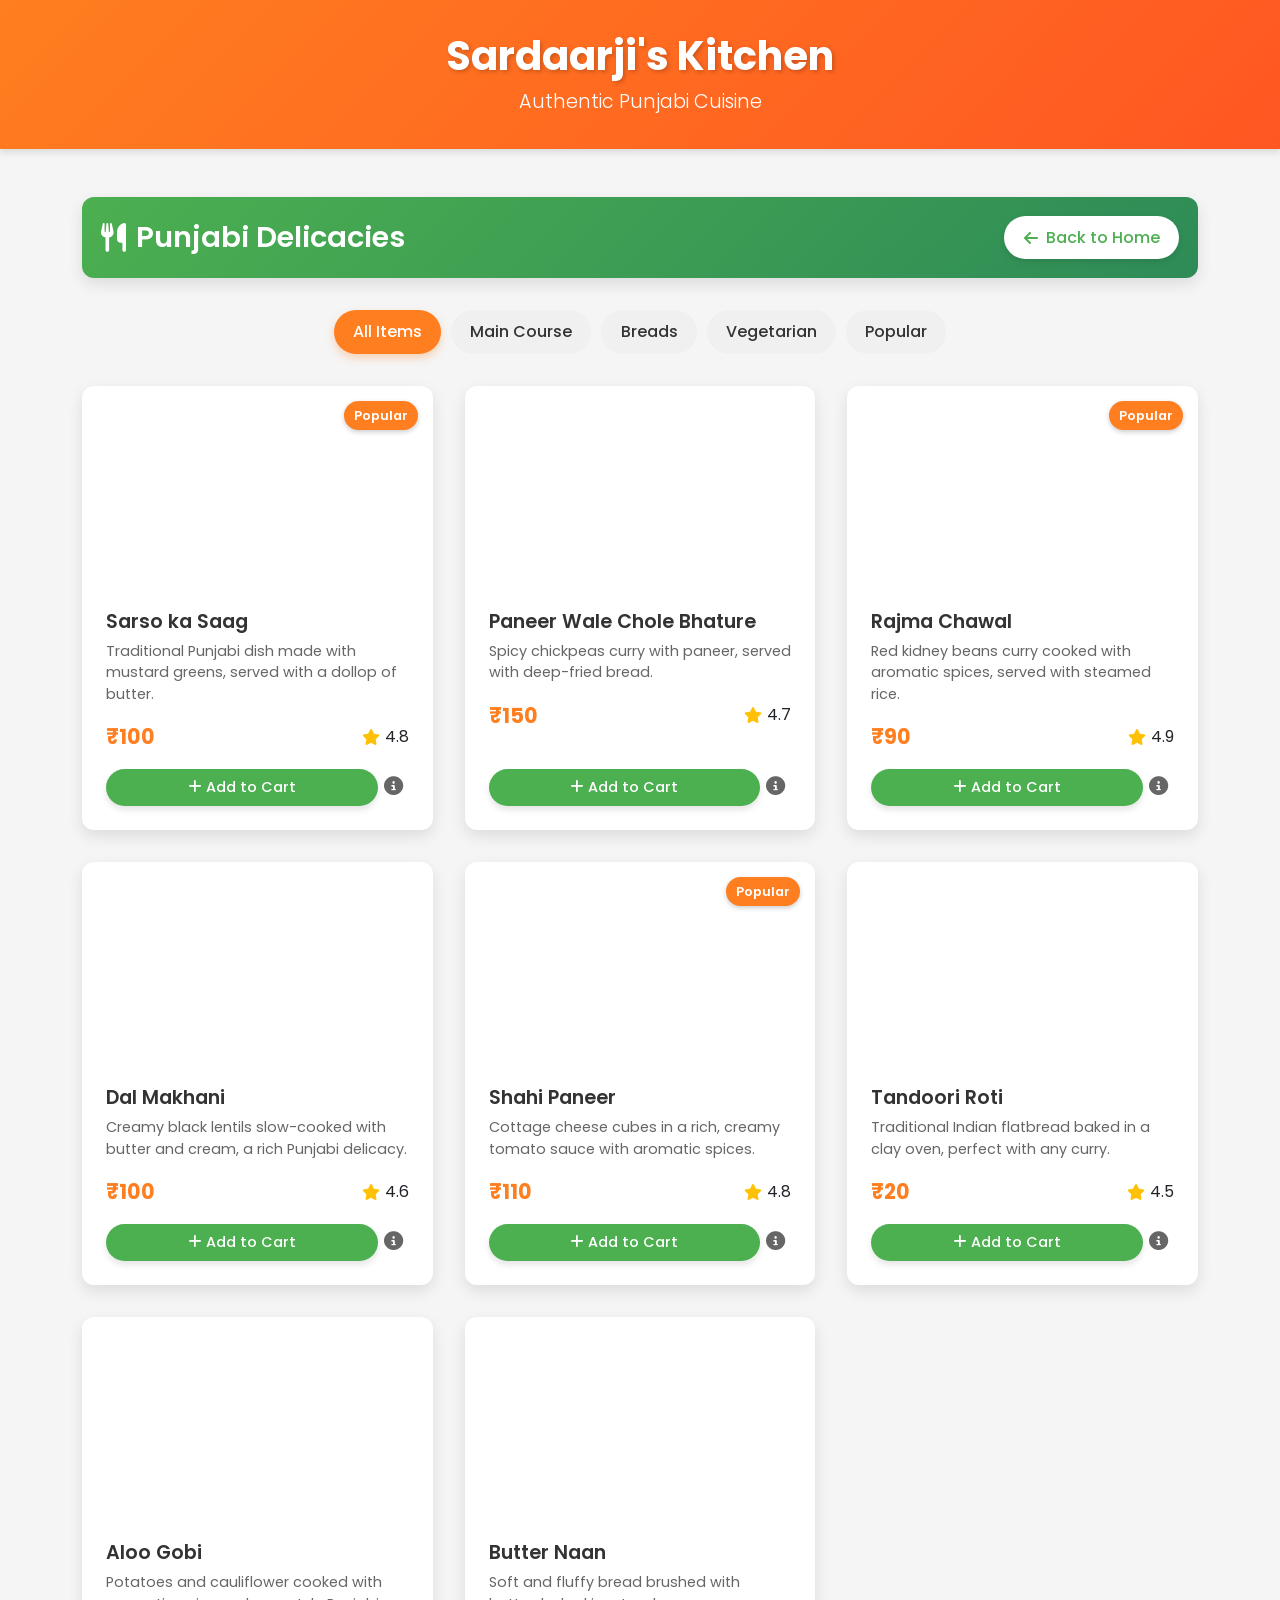
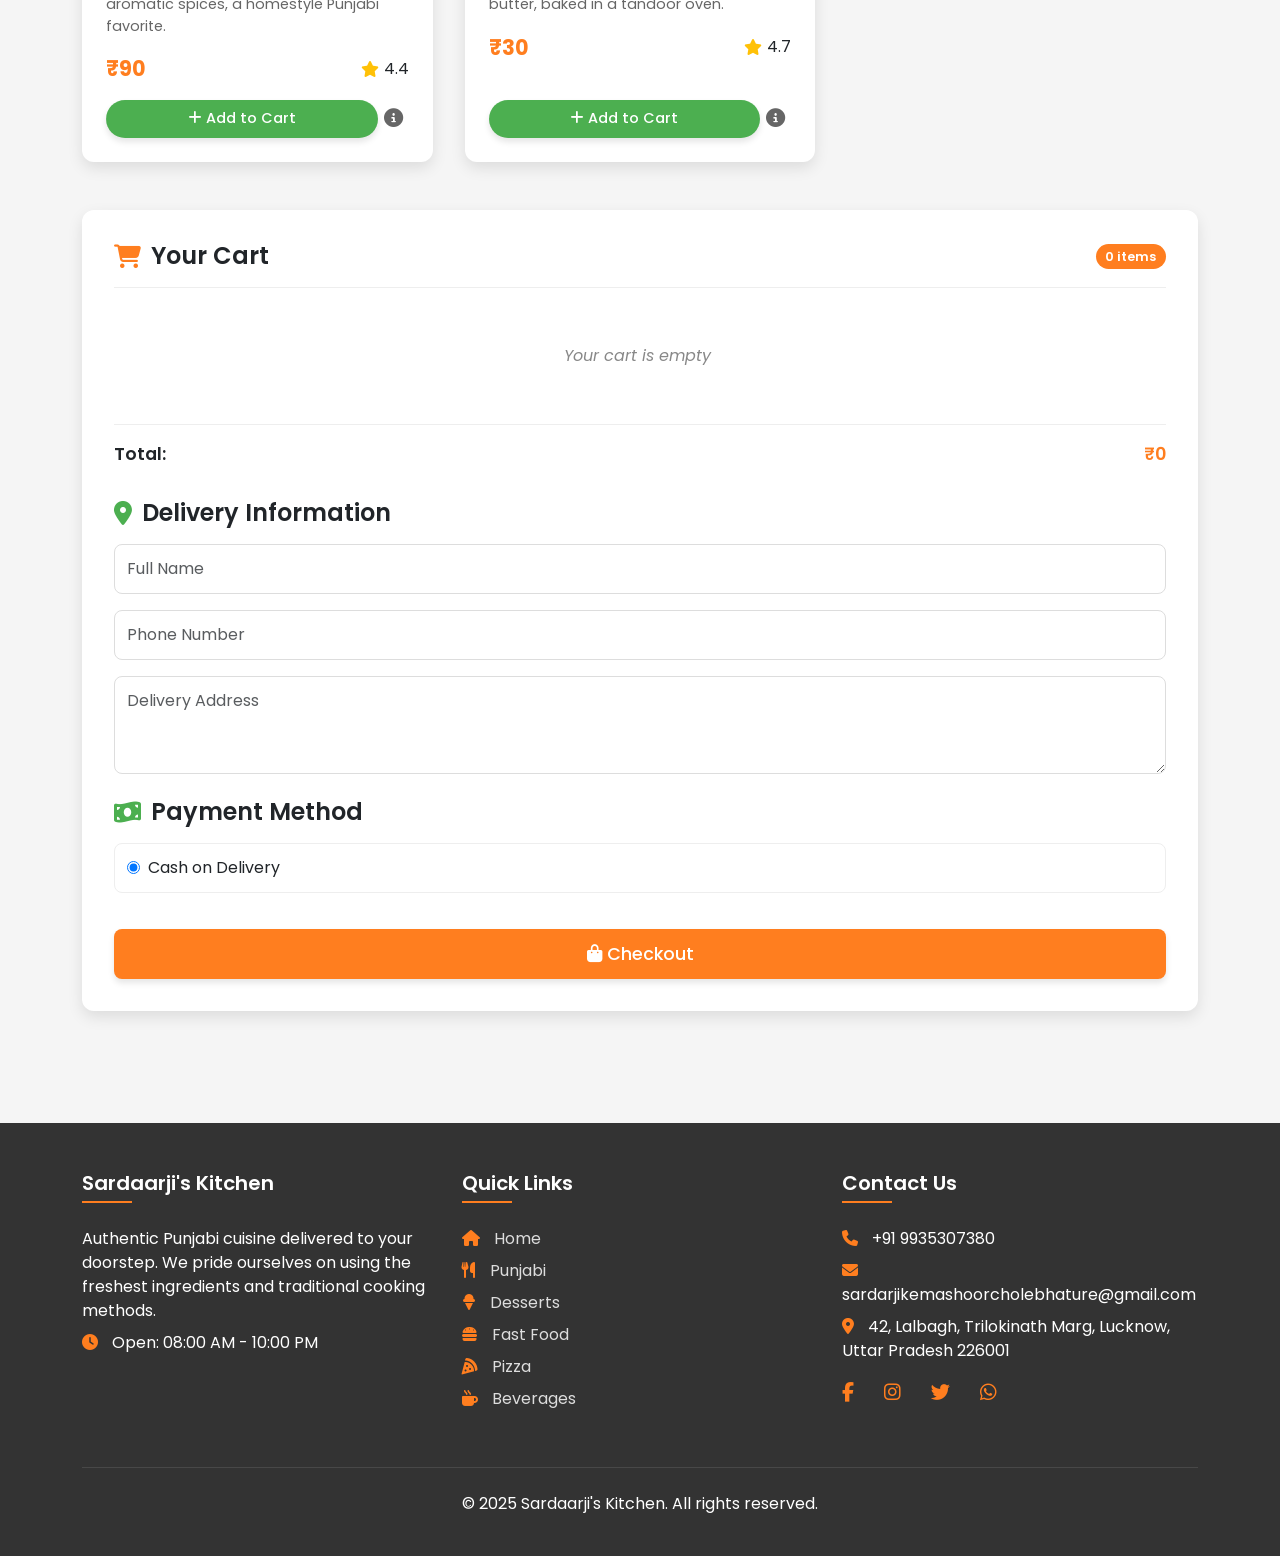
<file: Punjabi.html>
<!DOCTYPE html>
<html lang="en">
<head>
    <meta charset="UTF-8">
    <meta name="viewport" content="width=device-width, initial-scale=1.0">
    <title>Punjabi Menu - Sardaarji's Kitchen</title>
    <!-- Bootstrap CSS -->
    <link href="https://cdn.jsdelivr.net/npm/bootstrap@5.3.0/dist/css/bootstrap.min.css" rel="stylesheet">
    <!-- Font Awesome -->
    <link rel="stylesheet" href="https://cdnjs.cloudflare.com/ajax/libs/font-awesome/6.4.0/css/all.min.css">
    <!-- Google Fonts -->
    <link href="https://fonts.googleapis.com/css2?family=Poppins:wght@300;400;500;600;700&display=swap" rel="stylesheet">
    <style>
        :root {
            --primary-color: #FF7E1F;
            --secondary-color: #4CAF50;
            --accent-color: #FFC107;
            --dark-color: #333333;
            --light-color: #F8F9FA;
            --text-color: #212529;
            --border-radius: 12px;
            --box-shadow: 0 6px 15px rgba(0,0,0,0.1);
            --transition: all 0.3s ease;
        }
        
        body {
            font-family: 'Poppins', 'Segoe UI', sans-serif;
            background-color: #f5f5f5;
            color: var(--text-color);
            overflow-x: hidden;
        }
        
        /* Header Styles */
        .site-header {
            background: linear-gradient(135deg, var(--primary-color), #FF5722);
            color: white;
            padding: 2rem 0;
            text-align: center;
            box-shadow: 0 4px 6px rgba(0,0,0,0.1);
            position: relative;
        }
        
        .site-header h1 {
            font-weight: 700;
            margin-bottom: 0.5rem;
            font-size: 2.5rem;
            text-shadow: 2px 2px 4px rgba(0,0,0,0.2);
        }
        
        .site-header p.lead {
            font-weight: 300;
            font-size: 1.2rem;
            max-width: 800px;
            margin: 0 auto;
        }
        
        /* Category Header */
        .category-header {
            background: linear-gradient(135deg, var(--secondary-color), #2E8B57);
            color: white;
            padding: 1.2rem;
            border-radius: var(--border-radius);
            margin-bottom: 2rem;
            display: flex;
            justify-content: space-between;
            align-items: center;
            box-shadow: var(--box-shadow);
        }
        
        .category-header h2 {
            margin: 0;
            font-weight: 600;
            font-size: 1.8rem;
            display: flex;
            align-items: center;
        }
        
        .category-header h2 i {
            margin-right: 10px;
        }
        
        .back-btn {
            background-color: white;
            color: var(--secondary-color);
            border: none;
            padding: 0.6rem 1.2rem;
            border-radius: 50px;
            font-weight: 500;
            display: flex;
            align-items: center;
            gap: 0.5rem;
            transition: var(--transition);
            box-shadow: 0 3px 6px rgba(0,0,0,0.1);
        }
        
        .back-btn:hover {
            background-color: var(--light-color);
            transform: translateX(-5px);
            box-shadow: 0 5px 10px rgba(0,0,0,0.15);
        }
        
        /* Menu Filter */
        .menu-filter {
            display: flex;
            flex-wrap: wrap;
            gap: 10px;
            margin-bottom: 2rem;
            justify-content: center;
        }
        
        .filter-btn {
            background-color: #f0f0f0;
            border: none;
            padding: 0.6rem 1.2rem;
            border-radius: 50px;
            font-weight: 500;
            transition: var(--transition);
            color: var(--dark-color);
        }
        
        .filter-btn.active {
            background-color: var(--primary-color);
            color: white;
            box-shadow: 0 4px 8px rgba(255, 126, 31, 0.3);
        }
        
        .filter-btn:hover:not(.active) {
            background-color: #e0e0e0;
            transform: translateY(-3px);
        }
        
        /* Menu Grid */
        .menu-grid {
            display: grid;
            grid-template-columns: repeat(auto-fill, minmax(300px, 1fr));
            gap: 2rem;
        }
        
        .menu-item {
            background-color: white;
            border-radius: var(--border-radius);
            overflow: hidden;
            box-shadow: var(--box-shadow);
            transition: var(--transition);
            display: flex;
            flex-direction: column;
        }
        
        .menu-item:hover {
            transform: translateY(-10px);
            box-shadow: 0 12px 20px rgba(0,0,0,0.15);
        }
        
        .menu-item-img {
            height: 200px;
            background-size: cover;
            background-position: center;
            position: relative;
        }
        
        .menu-badge {
            position: absolute;
            top: 15px;
            right: 15px;
            background-color: var(--primary-color);
            color: white;
            padding: 5px 10px;
            border-radius: 20px;
            font-size: 0.8rem;
            font-weight: 600;
            box-shadow: 0 2px 5px rgba(0,0,0,0.2);
        }
        
        .menu-item-info {
            padding: 1.5rem;
            flex-grow: 1;
            display: flex;
            flex-direction: column;
            justify-content: space-between;
        }
        
        .menu-item-title {
            font-weight: 600;
            margin: 0 0 0.5rem 0;
            font-size: 1.2rem;
            color: var(--dark-color);
        }
        
        .menu-item-desc {
            color: #666;
            font-size: 0.9rem;
            margin-bottom: 1rem;
        }
        
        .menu-item-meta {
            display: flex;
            justify-content: space-between;
            align-items: center;
            margin-bottom: 1rem;
        }
        
        .menu-item-price {
            font-weight: 700;
            color: var(--primary-color);
            font-size: 1.3rem;
        }
        
        .menu-item-rating {
            display: flex;
            align-items: center;
            gap: 5px;
        }
        
        .menu-item-rating i {
            color: var(--accent-color);
        }
        
        .menu-item-actions {
            display: flex;
            justify-content: space-between;
            align-items: center;
        }
        
        .btn-info {
            background: none;
            border: none;
            color: #666;
            font-size: 1.2rem;
            cursor: pointer;
            transition: var(--transition);
        }
        
        .btn-info:hover {
            color: var(--primary-color);
            transform: scale(1.1);
        }
        
        .quantity-control {
            display: flex;
            align-items: center;
            gap: 10px;
        }
        
        .quantity-btn {
            width: 30px;
            height: 30px;
            border-radius: 50%;
            border: none;
            background-color: #f0f0f0;
            display: flex;
            align-items: center;
            justify-content: center;
            cursor: pointer;
            transition: var(--transition);
        }
        
        .quantity-btn:hover {
            background-color: #e0e0e0;
        }
        
        .btn-animated {
            background-color: var(--secondary-color);
            color: white;
            border: none;
            padding: 0.6rem 1.2rem;
            border-radius: 50px;
            cursor: pointer;
            transition: all 0.3s cubic-bezier(0.68, -0.55, 0.265, 1.55);
            position: relative;
            overflow: hidden;
            font-weight: 500;
            display: inline-block;
            text-align: center;
            box-shadow: 0 4px 6px rgba(0,0,0,0.1);
        }
        
        .btn-animated:hover {
            transform: translateY(-3px) scale(1.05);
            box-shadow: 0 7px 10px rgba(0,0,0,0.2);
        }
        
        .btn-animated:active {
            transform: translateY(1px);
            box-shadow: 0 2px 3px rgba(0,0,0,0.1);
        }
        
        .btn-animated::before {
            content: '';
            position: absolute;
            top: 0;
            left: 0;
            width: 100%;
            height: 100%;
            background: rgba(255, 255, 255, 0.2);
            transform: translateX(-100%);
            transition: transform 0.3s ease;
        }
        
        .btn-animated:hover::before {
            transform: translateX(100%);
        }
        
        .btn-add-cart {
            padding: 0.5rem 1rem;
            font-size: 0.9rem;
            width: 100%;
        }
        
        /* Cart Styles */
        .cart-container {
            background-color: white;
            border-radius: var(--border-radius);
            box-shadow: var(--box-shadow);
            padding: 2rem;
            position: sticky;
            top: 2rem;
        }
        
        .cart-header {
            display: flex;
            justify-content: space-between;
            align-items: center;
            margin-bottom: 1.5rem;
            border-bottom: 1px solid #eee;
            padding-bottom: 1rem;
        }
        
        .cart-title {
            font-weight: 600;
            font-size: 1.5rem;
            margin: 0;
            display: flex;
            align-items: center;
            gap: 10px;
        }
        
        .cart-title i {
            color: var(--primary-color);
        }
        
        .cart-count {
            background-color: var(--primary-color);
            color: white;
            padding: 0.2rem 0.6rem;
            border-radius: 50px;
            font-size: 0.8rem;
            font-weight: 600;
        }
        
        .cart-items {
            max-height: 300px;
            overflow-y: auto;
            margin-bottom: 1.5rem;
            padding-right: 5px;
        }
        
        .cart-items::-webkit-scrollbar {
            width: 5px;
        }
        
        .cart-items::-webkit-scrollbar-track {
            background: #f1f1f1;
            border-radius: 10px;
        }
        
        .cart-items::-webkit-scrollbar-thumb {
            background: #ccc;
            border-radius: 10px;
        }
        
        .cart-items::-webkit-scrollbar-thumb:hover {
            background: #aaa;
        }
        
        .cart-item {
            display: flex;
            justify-content: space-between;
            align-items: center;
            padding: 0.75rem 0;
            border-bottom: 1px solid #eee;
        }
        
        .cart-item-info {
            flex-grow: 1;
        }
        
        .cart-item-title {
            font-weight: 500;
            margin: 0 0 0.25rem 0;
        }
        
        .cart-item-price {
            color: var(--primary-color);
            font-weight: 500;
        }
        
        .cart-item-quantity {
            display: flex;
            align-items: center;
            gap: 0.5rem;
        }
        
        .empty-cart-message {
            text-align: center;
            padding: 2rem 0;
            color: #888;
            font-style: italic;
        }
        
        .cart-total {
            display: flex;
            justify-content: space-between;
            font-weight: 600;
            font-size: 1.1rem;
            margin-bottom: 1rem;
            padding-top: 1rem;
            border-top: 1px solid #eee;
        }
        
        .cart-total-price {
            color: var(--primary-color);
        }
        
        /* Address Form */
        .address-form {
            margin-top: 2rem;
        }
        
        .address-form h4 {
            font-weight: 600;
            margin-bottom: 1rem;
            display: flex;
            align-items: center;
            gap: 10px;
        }
        
        .address-form h4 i {
            color: var(--secondary-color);
        }
        
        .form-group {
            margin-bottom: 1rem;
        }
        
        .form-control {
            width: 100%;
            padding: 0.75rem;
            border: 1px solid #ddd;
            border-radius: 8px;
            transition: border-color 0.3s ease;
            font-family: inherit;
        }
        
        .form-control:focus {
            border-color: var(--primary-color);
            outline: none;
            box-shadow: 0 0 0 3px rgba(255, 126, 31, 0.1);
        }
        
        /* Payment Methods */
        .payment-methods {
            margin-top: 1.5rem;
        }
        
        .payment-methods h4 {
            font-weight: 600;
            margin-bottom: 1rem;
            display: flex;
            align-items: center;
            gap: 10px;
        }
        
        .payment-methods h4 i {
            color: var(--secondary-color);
        }
        
        .payment-method {
            display: flex;
            align-items: center;
            margin-bottom: 0.75rem;
            padding: 0.75rem;
            border: 1px solid #eee;
            border-radius: 8px;
            transition: var(--transition);
        }
        
        .payment-method:hover {
            background-color: #f9f9f9;
            border-color: #ddd;
        }
        
        .payment-method input {
            margin-right: 0.5rem;
        }
        
        .btn-checkout {
            background-color: var(--primary-color);
            width: 100%;
            padding: 0.75rem;
            font-size: 1.1rem;
            margin-top: 1.5rem;
            border-radius: 8px;
        }
        
        /* Footer */
        footer {
            background-color: var(--dark-color);
            color: white;
            padding: 3rem 0 2rem;
            margin-top: 4rem;
        }
        
        footer h5 {
            font-weight: 600;
            margin-bottom: 1.5rem;
            position: relative;
            padding-bottom: 0.5rem;
        }
        
        footer h5::after {
            content: '';
            position: absolute;
            left: 0;
            bottom: 0;
            width: 50px;
            height: 2px;
            background-color: var(--primary-color);
        }
        
        footer a {
            color: #ddd;
            text-decoration: none;
            transition: var(--transition);
            display: inline-block;
            margin-bottom: 0.5rem;
        }
        
        footer a:hover {
            color: white;
            transform: translateX(5px);
        }
        
        footer p {
            margin-bottom: 0.5rem;
        }
        
        footer i {
            margin-right: 10px;
            color: var(--primary-color);
        }
        
        .footer-bottom {
            border-top: 1px solid rgba(255,255,255,0.1);
            padding-top: 1.5rem;
            margin-top: 2rem;
        }
        
        .social-icons a {
            font-size: 1.2rem;
            transition: var(--transition);
        }
        
        .social-icons a:hover {
            color: var(--primary-color);
            transform: translateY(-3px);
        }
        
        /* Nutritional Info Modal */
        .nutrition-modal {
            display: none;
            position: fixed;
            top: 0;
            left: 0;
            width: 100%;
            height: 100%;
            background-color: rgba(0,0,0,0.5);
            z-index: 1000;
            justify-content: center;
            align-items: center;
        }
        
        .nutrition-content {
            background-color: white;
            padding: 2rem;
            border-radius: var(--border-radius);
            max-width: 500px;
            width: 90%;
            max-height: 80vh;
            overflow-y: auto;
        }
        
        .nutrition-header {
            display: flex;
            justify-content: space-between;
            align-items: center;
            margin-bottom: 1.5rem;
            border-bottom: 1px solid #eee;
            padding-bottom: 1rem;
        }
        
        .nutrition-title {
            font-weight: 600;
            margin: 0;
        }
        
        .close-modal {
            background: none;
            border: none;
            font-size: 1.5rem;
            cursor: pointer;
            color: #888;
            transition: var(--transition);
        }
        
        .close-modal:hover {
            color: var(--dark-color);
        }
        
        .nutrition-table {
            width: 100%;
            border-collapse: collapse;
            margin-bottom: 1rem;
        }
        
        .nutrition-table th, .nutrition-table td {
            padding: 0.5rem;
            text-align: left;
            border-bottom: 1px solid #eee;
        }
        
        .nutrition-table th {
            font-weight: 600;
            color: var(--dark-color);
        }
        
        /* Floating Cart Button for Mobile */
        .floating-cart-btn {
            display: none;
            position: fixed;
            bottom: 20px;
            right: 20px;
            width: 60px;
            height: 60px;
            border-radius: 50%;
            background-color: var(--primary-color);
            color: white;
            border: none;
            box-shadow: 0 4px 10px rgba(0,0,0,0.2);
            z-index: 100;
            cursor: pointer;
            transition: var(--transition);
        }
        
        .floating-cart-btn:hover {
            transform: scale(1.1);
        }
        
        .floating-cart-btn i {
            font-size: 1.5rem;
        }
        
        .floating-cart-count {
            position: absolute;
            top: -5px;
            right: -5px;
            background-color: var(--secondary-color);
            color: white;
            width: 25px;
            height: 25px;
            border-radius: 50%;
            display: flex;
            align-items: center;
            justify-content: center;
            font-size: 0.8rem;
            font-weight: 600;
        }
        
        /* Notification */
        .notification {
            position: fixed;
            bottom: 20px;
            left: 20px;
            background-color: var(--secondary-color);
            color: white;
            padding: 10px 20px;
            border-radius: 5px;
            box-shadow: 0 3px 10px rgba(0,0,0,0.2);
            z-index: 1000;
            transition: all 0.3s ease;
            opacity: 0;
            transform: translateY(20px);
        }
        
        /* Responsive Adjustments */
        @media (max-width: 992px) {
            .menu-grid {
                grid-template-columns: repeat(auto-fill, minmax(250px, 1fr));
            }
            
            .cart-container {
                position: static;
                margin-top: 2rem;
            }
        }
        
        @media (max-width: 768px) {
            .site-header h1 {
                font-size: 2rem;
            }
            
            .category-header h2 {
                font-size: 1.5rem;
            }
            
            .menu-grid {
                grid-template-columns: repeat(auto-fill, minmax(220px, 1fr));
                gap: 1.5rem;
            }
            
            .menu-item-img {
                height: 180px;
            }
            
            .floating-cart-btn {
                display: flex;
                align-items: center;
                justify-content: center;
            }
            
            .cart-container {
                display: none;
                position: fixed;
                top: 0;
                left: 0;
                width: 100%;
                height: 100%;
                z-index: 1000;
                margin: 0;
                border-radius: 0;
                padding: 1.5rem;
                overflow-y: auto;
            }
            
            .cart-container.active {
                display: block;
            }
            
            .close-cart {
                display: block;
                position: absolute;
                top: 1rem;
                right: 1rem;
                background: none;
                border: none;
                font-size: 1.5rem;
                color: #888;
            }
        }
        
        @media (max-width: 576px) {
            .site-header {
                padding: 1.5rem 0;
            }
            
            .site-header h1 {
                font-size: 1.75rem;
            }
            
            .category-header {
                flex-direction: column;
                gap: 1rem;
                text-align: center;
                padding: 1rem;
            }
            
            .menu-filter {
                overflow-x: auto;
                justify-content: flex-start;
                padding-bottom: 0.5rem;
                margin-bottom: 1.5rem;
            }
            
            .filter-btn {
                padding: 0.5rem 1rem;
                font-size: 0.9rem;
                white-space: nowrap;
            }
            
            .menu-grid {
                grid-template-columns: 1fr;
            }
            
            .menu-item {
                max-width: 100%;
            }
        }
    </style>
</head>
<body>
    <!-- Header Section -->
    <header class="site-header">
        <div class="container">
            <h1>Sardaarji's Kitchen</h1>
            <p class="lead">Authentic Punjabi Cuisine</p>
        </div>
    </header>
    
    <!-- Main Content -->
    <main class="py-5">
        <div class="container">
            <div class="category-header">
                <h2><i class="fas fa-utensils"></i> Punjabi Delicacies</h2>
                <button class="back-btn" onclick="location.href='index.html'">
                    <i class="fas fa-arrow-left"></i> Back to Home
                </button>
            </div>
            
            <!-- Menu Filter -->
            <div class="menu-filter">
                <button class="filter-btn active" onclick="filterMenu('all')">All Items</button>
                <button class="filter-btn" onclick="filterMenu('main')">Main Course</button>
                <button class="filter-btn" onclick="filterMenu('bread')">Breads</button>
                <button class="filter-btn" onclick="filterMenu('veg')">Vegetarian</button>
                <button class="filter-btn" onclick="filterMenu('popular')">Popular</button>
            </div>
            
            <div class="menu-grid">
                <!-- Menu Item 1 -->
                <div class="menu-item" data-category="main veg popular">
                    <div class="menu-item-img" style="background-image: url('https://www.chefkunalkapur.com/wp-content/uploads/2021/03/Sarson-Ka-saag-new-recipe-1300x731.jpg?v=1619450720');">
                        <span class="menu-badge">Popular</span>
                    </div>
                    <div class="menu-item-info">
                        <div>
                            <h4 class="menu-item-title">Sarso ka Saag</h4>
                            <p class="menu-item-desc">Traditional Punjabi dish made with mustard greens, served with a dollop of butter.</p>
                            <div class="menu-item-meta">
                                <span class="menu-item-price">₹100</span>
                                <div class="menu-item-rating">
                                    <i class="fas fa-star"></i>
                                    <span>4.8</span>
                                </div>
                            </div>
                        </div>
                        <div class="menu-item-actions">
                            <button class="btn-animated btn-add-cart" onclick="addToCart('Sarso ka Saag', 100)">
                                <i class="fas fa-plus"></i> Add to Cart
                            </button>
                            <button class="btn-info" onclick="showNutrition('sarso')">
                                <i class="fas fa-info-circle"></i>
                            </button>
                        </div>
                    </div>
                </div>
                
                <!-- Menu Item 2 -->
                <div class="menu-item" data-category="main veg">
                    <div class="menu-item-img" style="background-image: url('https://static-blog.treebo.com/wp-content/uploads/2020/04/Chole-Bhature-min-1500x1000.jpg');"></div>
                    <div class="menu-item-info">
                        <div>
                            <h4 class="menu-item-title">Paneer Wale Chole Bhature</h4>
                            <p class="menu-item-desc">Spicy chickpeas curry with paneer, served with deep-fried bread.</p>
                            <div class="menu-item-meta">
                                <span class="menu-item-price">₹150</span>
                                <div class="menu-item-rating">
                                    <i class="fas fa-star"></i>
                                    <span>4.7</span>
                                </div>
                            </div>
                        </div>
                        <div class="menu-item-actions">
                            <button class="btn-animated btn-add-cart" onclick="addToCart('Paneer Wale Chole Bhature', 150)">
                                <i class="fas fa-plus"></i> Add to Cart
                            </button>
                            <button class="btn-info" onclick="showNutrition('chole')">
                                <i class="fas fa-info-circle"></i>
                            </button>
                        </div>
                    </div>
                </div>
                
                <!-- Menu Item 3 -->
                <div class="menu-item" data-category="main veg popular">
                    <div class="menu-item-img" style="background-image: url('https://img.freepik.com/premium-photo/picture-rajma-chawal_871710-20292.jpg');">
                        <span class="menu-badge">Popular</span>
                    </div>
                    <div class="menu-item-info">
                        <div>
                            <h4 class="menu-item-title">Rajma Chawal</h4>
                            <p class="menu-item-desc">Red kidney beans curry cooked with aromatic spices, served with steamed rice.</p>
                            <div class="menu-item-meta">
                                <span class="menu-item-price">₹90</span>
                                <div class="menu-item-rating">
                                    <i class="fas fa-star"></i>
                                    <span>4.9</span>
                                </div>
                            </div>
                        </div>
                        <div class="menu-item-actions">
                            <button class="btn-animated btn-add-cart" onclick="addToCart('Rajma Chawal', 90)">
                                <i class="fas fa-plus"></i> Add to Cart
                            </button>
                            <button class="btn-info" onclick="showNutrition('rajma')">
                                <i class="fas fa-info-circle"></i>
                            </button>
                        </div>
                    </div>
                </div>
                
                <!-- Menu Item 4 -->
                <div class="menu-item" data-category="main veg">
                    <div class="menu-item-img" style="background-image: url('https://tandooribitesie.com/wp-content/uploads/2021/01/maxresdefault.jpg');"></div>
                    <div class="menu-item-info">
                        <div>
                            <h4 class="menu-item-title">Dal Makhani</h4>
                            <p class="menu-item-desc">Creamy black lentils slow-cooked with butter and cream, a rich Punjabi delicacy.</p>
                            <div class="menu-item-meta">
                                <span class="menu-item-price">₹100</span>
                                <div class="menu-item-rating">
                                    <i class="fas fa-star"></i>
                                    <span>4.6</span>
                                </div>
                            </div>
                        </div>
                        <div class="menu-item-actions">
                            <button class="btn-animated btn-add-cart" onclick="addToCart('Dal Makhani', 100)">
                                <i class="fas fa-plus"></i> Add to Cart
                            </button>
                            <button class="btn-info" onclick="showNutrition('dal')">
                                <i class="fas fa-info-circle"></i>
                            </button>
                        </div>
                    </div>
                </div>
                
                <!-- Menu Item 5 -->
                <div class="menu-item" data-category="main veg popular">
                    <div class="menu-item-img" style="background-image: url('https://recipesblob.oetker.in/assets/6c0ac2f3ce204d3d9bb1df9709fc06c9/1272x764/shahi-paneer.jpg');">
                        <span class="menu-badge">Popular</span>
                    </div>
                    <div class="menu-item-info">
                        <div>
                            <h4 class="menu-item-title">Shahi Paneer</h4>
                            <p class="menu-item-desc">Cottage cheese cubes in a rich, creamy tomato sauce with aromatic spices.</p>
                            <div class="menu-item-meta">
                                <span class="menu-item-price">₹110</span>
                                <div class="menu-item-rating">
                                    <i class="fas fa-star"></i>
                                    <span>4.8</span>
                                </div>
                            </div>
                        </div>
                        <div class="menu-item-actions">
                            <button class="btn-animated btn-add-cart" onclick="addToCart('Shahi Paneer', 110)">
                                <i class="fas fa-plus"></i> Add to Cart
                            </button>
                            <button class="btn-info" onclick="showNutrition('paneer')">
                                <i class="fas fa-info-circle"></i>
                            </button>
                        </div>
                    </div>
                </div>
                
                <!-- Menu Item 6 -->
                <div class="menu-item" data-category="bread veg">
                    <div class="menu-item-img" style="background-image: url('https://skydecklounge.in/wp-content/uploads/2022/01/Tandoori-Roti-Butter.jpg');"></div>
                    <div class="menu-item-info">
                        <div>
                            <h4 class="menu-item-title">Tandoori Roti</h4>
                            <p class="menu-item-desc">Traditional Indian flatbread baked in a clay oven, perfect with any curry.</p>
                            <div class="menu-item-meta">
                                <span class="menu-item-price">₹20</span>
                                <div class="menu-item-rating">
                                    <i class="fas fa-star"></i>
                                    <span>4.5</span>
                                </div>
                            </div>
                        </div>
                        <div class="menu-item-actions">
                            <button class="btn-animated btn-add-cart" onclick="addToCart('Tandoori Roti', 20)">
                                <i class="fas fa-plus"></i> Add to Cart
                            </button>
                            <button class="btn-info" onclick="showNutrition('roti')">
                                <i class="fas fa-info-circle"></i>
                            </button>
                        </div>
                    </div>
                </div>
                
                <!-- Add more Punjabi items as needed -->
                <!-- Menu Item 7 -->
                <div class="menu-item" data-category="main veg">
                    <div class="menu-item-img" style="background-image: url('https://png.pngtree.com/png-vector/20240723/ourmid/pngtree-aloo-gobi-indian-and-pakistani-food-cauliflower-png-image_13007774.png');"></div>
                    <div class="menu-item-info">
                        <div>
                            <h4 class="menu-item-title">Aloo Gobi</h4>
                            <p class="menu-item-desc">Potatoes and cauliflower cooked with aromatic spices, a homestyle Punjabi favorite.</p>
                            <div class="menu-item-meta">
                                <span class="menu-item-price">₹90</span>
                                <div class="menu-item-rating">
                                    <i class="fas fa-star"></i>
                                    <span>4.4</span>
                                </div>
                            </div>
                        </div>
                        <div class="menu-item-actions">
                            <button class="btn-animated btn-add-cart" onclick="addToCart('Aloo Gobi', 90)">
                                <i class="fas fa-plus"></i> Add to Cart
                            </button>
                            <button class="btn-info" onclick="showNutrition('aloo')">
                                <i class="fas fa-info-circle"></i>
                            </button>
                        </div>
                    </div>
                </div>
                
                <!-- Menu Item 8 -->
                <div class="menu-item" data-category="bread veg">
                    <div class="menu-item-img" style="background-image: url('https://wallpaperaccess.com/full/9195351.jpg');"></div>
                    <div class="menu-item-info">
                        <div>
                            <h4 class="menu-item-title">Butter Naan</h4>
                            <p class="menu-item-desc">Soft and fluffy bread brushed with butter, baked in a tandoor oven.</p>
                            <div class="menu-item-meta">
                                <span class="menu-item-price">₹30</span>
                                <div class="menu-item-rating">
                                    <i class="fas fa-star"></i>
                                    <span>4.7</span>
                                </div>
                            </div>
                        </div>
                        <div class="menu-item-actions">
                            <button class="btn-animated btn-add-cart" onclick="addToCart('Butter Naan', 30)">
                                <i class="fas fa-plus"></i> Add to Cart
                            </button>
                            <button class="btn-info" onclick="showNutrition('naan')">
                                <i class="fas fa-info-circle"></i>
                            </button>
                        </div>
                    </div>
                </div>
            </div>
            
            <!-- Floating Cart Button for Mobile -->
            <button class="floating-cart-btn" onclick="toggleMobileCart()">
                <i class="fas fa-shopping-cart"></i>
                <span class="floating-cart-count" id="floating-cart-count">0</span>
            </button>
            
            <!-- Cart Section -->
            <div class="cart-container mt-5" id="cart-container">
                <button class="close-cart" onclick="toggleMobileCart()" id="close-cart">
                    <i class="fas fa-times"></i>
                </button>
                <div class="cart-header">
                    <h3 class="cart-title"><i class="fas fa-shopping-cart"></i> Your Cart</h3>
                    <span class="cart-count" id="cart-count">0 items</span>
                </div>
                
                <div id="cart-items" class="cart-items">
                    <!-- Cart items will be added here dynamically -->
                    <div class="empty-cart-message">Your cart is empty</div>
                </div>
                
                <div class="cart-total">
                    <span>Total:</span>
                    <span class="cart-total-price" id="total-price">₹0</span>
                </div>
                
                <div class="address-form">
                    <h4><i class="fas fa-map-marker-alt"></i> Delivery Information</h4>
                    <div class="form-group">
                        <input type="text" class="form-control" placeholder="Full Name" id="name">
                    </div>
                    <div class="form-group">
                        <input type="text" class="form-control" placeholder="Phone Number" id="phone">
                    </div>
                    <div class="form-group">
                        <textarea class="form-control" placeholder="Delivery Address" id="address" rows="3"></textarea>
                    </div>
                </div>
                
                <div class="payment-methods">
                    <h4><i class="fas fa-money-bill-wave"></i> Payment Method</h4>
                    <div class="payment-method">
                        <input type="radio" id="cod" name="payment" value="cod" checked>
                        <label for="cod">Cash on Delivery</label>
                    </div>
                </div>
                
                <button class="btn-animated btn-checkout" onclick="checkout()">
                    <i class="fas fa-shopping-bag"></i> Checkout
                </button>
            </div>
        </div>
    </main>
    
    <!-- Nutritional Info Modal -->
    <div class="nutrition-modal" id="nutrition-modal">
        <div class="nutrition-content">
            <div class="nutrition-header">
                <h3 class="nutrition-title" id="nutrition-title">Nutritional Information</h3>
                <button class="close-modal" onclick="closeNutrition()">
                    <i class="fas fa-times"></i>
                </button>
            </div>
            <div id="nutrition-details">
                <!-- Nutritional details will be loaded here -->
            </div>
        </div>
    </div>
    
    <!-- Footer -->
    <footer>
        <div class="container">
            <div class="row">
                <div class="col-md-4">
                    <h5>Sardaarji's Kitchen</h5>
                    <p>Authentic Punjabi cuisine delivered to your doorstep. We pride ourselves on using the freshest ingredients and traditional cooking methods.</p>
                    <p><i class="fas fa-clock"></i> Open: 08:00 AM - 10:00 PM</p>
                </div>
                <div class="col-md-4">
                    <h5>Quick Links</h5>
                    <ul class="list-unstyled">
                        <li><a href="index.html"><i class="fas fa-home"></i> Home</a></li>
                        <li><a href="punjabi.html"><i class="fas fa-utensils"></i> Punjabi</a></li>
                        <li><a href="dessert.html"><i class="fas fa-ice-cream"></i> Desserts</a></li>
                        <li><a href="fast-food.html"><i class="fas fa-hamburger"></i> Fast Food</a></li>
                        <li><a href="pizza.html"><i class="fas fa-pizza-slice"></i> Pizza</a></li>
                        <li><a href="beverage.html"><i class="fas fa-mug-hot"></i> Beverages</a></li>
                    </ul>
                </div>
                <div class="col-md-4">
                    <h5>Contact Us</h5>
                    <p><i class="fas fa-phone"></i> +91 9935307380</p>
                    <p><i class="fas fa-envelope"></i> sardarjikemashoorcholebhature@gmail.com</p>
                    <p><i class="fas fa-map-marker-alt"></i> 42, Lalbagh, Trilokinath Marg, Lucknow, Uttar Pradesh 226001 </p>
                    <div class="social-icons mt-3">
                        <a href="#" class="me-3"><i class="fab fa-facebook-f"></i></a>
                        <a href="#" class="me-3"><i class="fab fa-instagram"></i></a>
                        <a href="#" class="me-3"><i class="fab fa-twitter"></i></a>
                        <a href="#"><i class="fab fa-whatsapp"></i></a>
                    </div>
                </div>
            </div>
            <div class="text-center footer-bottom">
                <p>&copy; 2025 Sardaarji's Kitchen. All rights reserved.</p>
            </div>
        </div>
    </footer>
    
    <!-- Bootstrap JS and Popper.js -->
    <script src="https://cdn.jsdelivr.net/npm/bootstrap@5.3.0/dist/js/bootstrap.bundle.min.js"></script>
    
    <script>
        // Cart functionality
        let cart = [];
        let totalPrice = 0;
        
        // Load cart from localStorage if available
        function loadCart() {
            const savedCart = localStorage.getItem('sardaarjiCart');
            if (savedCart) {
                cart = JSON.parse(savedCart);
                updateCart();
            }
        }
        
        // Save cart to localStorage
        function saveCart() {
            localStorage.setItem('sardaarjiCart', JSON.stringify(cart));
        }
        
        function addToCart(item, price) {
            const existingItem = cart.find(cartItem => cartItem.item === item);
            
            if (existingItem) {
                existingItem.quantity++;
                existingItem.totalPrice = existingItem.price * existingItem.quantity;
            } else {
                cart.push({ 
                    item, 
                    price, 
                    quantity: 1,
                    totalPrice: price
                });
            }
            
            // Show notification
            showNotification(`${item} added to cart!`);
            
            updateCart();
            saveCart();
        }
        
        function updateCart() {
            const cartItems = document.getElementById('cart-items');
            const cartCount = document.getElementById('cart-count');
            const floatingCartCount = document.getElementById('floating-cart-count');
            
            cartItems.innerHTML = '';
            totalPrice = 0;
            
            if (cart.length === 0) {
                cartItems.innerHTML = '<div class="empty-cart-message">Your cart is empty</div>';
                cartCount.textContent = '0 items';
                floatingCartCount.textContent = '0';
            } else {
                cartCount.textContent = `${cart.length} items`;
                floatingCartCount.textContent = cart.length;
                
                cart.forEach((item, index) => {
                    totalPrice += item.totalPrice;
                    
                    const cartItem = document.createElement('div');
                    cartItem.className = 'cart-item';
                    cartItem.innerHTML = `
                        <div class="cart-item-info">
                            <h5 class="cart-item-title">${item.item}</h5>
                            <p class="cart-item-price">₹${item.price} × ${item.quantity}</p>
                        </div>
                        <div class="cart-item-quantity">
                            <button class="quantity-btn" onclick="decreaseQuantity(${index})">-</button>
                            <span>${item.quantity}</span>
                            <button class="quantity-btn" onclick="increaseQuantity(${index})">+</button>
                        </div>
                    `;
                    
                    cartItems.appendChild(cartItem);
                });
            }
            
            document.getElementById('total-price').textContent = `₹${totalPrice}`;
        }
        
        function increaseQuantity(index) {
            cart[index].quantity++;
            cart[index].totalPrice = cart[index].price * cart[index].quantity;
            updateCart();
            saveCart();
        }
        
        function decreaseQuantity(index) {
            if (cart[index].quantity > 1) {
                cart[index].quantity--;
                cart[index].totalPrice = cart[index].price * cart[index].quantity;
            } else {
                cart.splice(index, 1);
            }
            updateCart();
            saveCart();
        }
        
        function checkout() {
            const name = document.getElementById('name').value;
            const phone = document.getElementById('phone').value;
            const address = document.getElementById('address').value;
            
            if (!name || !phone || !address) {
                alert('Please fill in all delivery information');
                return;
            }
            
            if (cart.length === 0) {
                alert('Your cart is empty. Please add items to your cart.');
                return;
            }
            
            // In a real application, you would send this data to a server
            alert(`Order placed successfully!\n\nOrder Details:\n${cart.map(item => `${item.item} × ${item.quantity}`).join('\n')}\n\nTotal: ₹${totalPrice}\nPayment Method: Cash on Delivery\n\nDelivery Details:\n${name}\n${phone}\n${address}`);
            
            // Clear cart after successful order
            cart = [];
            totalPrice = 0;
            updateCart();
            saveCart();
            document.getElementById('name').value = '';
            document.getElementById('phone').value = '';
            document.getElementById('address').value = '';
        }
        
        // Filter menu items
        function filterMenu(category) {
            const menuItems = document.querySelectorAll('.menu-item');
            const filterButtons = document.querySelectorAll('.filter-btn');
            
            // Update active filter button
            filterButtons.forEach(button => {
                if (button.textContent.toLowerCase().includes(category)) {
                    button.classList.add('active');
                } else {
                    button.classList.remove('active');
                }
            });
            
            // Filter menu items
            menuItems.forEach(item => {
                if (category === 'all') {
                    item.style.display = 'block';
                } else {
                    const categories = item.dataset.category.split(' ');
                    if (categories.includes(category)) {
                        item.style.display = 'block';
                    } else {
                        item.style.display = 'none';
                    }
                }
            });
        }
        
        // Mobile cart toggle
        function toggleMobileCart() {
            const cartContainer = document.getElementById('cart-container');
            cartContainer.classList.toggle('active');
        }
        
        // Nutritional information
        function showNutrition(itemId) {
            const modal = document.getElementById('nutrition-modal');
            const title = document.getElementById('nutrition-title');
            const details = document.getElementById('nutrition-details');
            
            // Set title and content based on item
            switch(itemId) {
                case 'sarso':
                    title.textContent = 'Sarso ka Saag - Nutritional Information';
                    details.innerHTML = `
                        <p>A traditional Punjabi dish made with mustard greens.</p>
                        <table class="nutrition-table">
                            <tr>
                                <th>Calories</th>
                                <td>180 kcal</td>
                            </tr>
                            <tr>
                                <th>Protein</th>
                                <td>4g</td>
                            </tr>
                            <tr>
                                <th>Carbohydrates</th>
                                <td>12g</td>
                            </tr>
                            <tr>
                                <th>Fat</th>
                                <td>14g</td>
                            </tr>
                            <tr>
                                <th>Fiber</th>
                                <td>5g</td>
                            </tr>
                        </table>
                        <p><strong>Allergens:</strong> Contains dairy (butter)</p>
                        <p><strong>Benefits:</strong> Rich in vitamins A, C, and K. High in antioxidants and fiber.</p>
                    `;
                    break;
                case 'chole':
                    title.textContent = 'Paneer Wale Chole Bhature - Nutritional Information';
                    details.innerHTML = `
                        <p>Spicy chickpeas curry with paneer, served with deep-fried bread.</p>
                        <table class="nutrition-table">
                            <tr>
                                <th>Calories</th>
                                <td>450 kcal</td>
                            </tr>
                            <tr>
                                <th>Protein</th>
                                <td>15g</td>
                            </tr>
                            <tr>
                                <th>Carbohydrates</th>
                                <td>60g</td>
                            </tr>
                            <tr>
                                <th>Fat</th>
                                <td>18g</td>
                            </tr>
                            <tr>
                                <th>Fiber</th>
                                <td>8g</td>
                            </tr>
                        </table>
                        <p><strong>Allergens:</strong> Contains gluten, dairy</p>
                        <p><strong>Benefits:</strong> Good source of protein and fiber. Chickpeas are rich in essential nutrients.</p>
                    `;
                    break;
                // Add cases for other menu items
                default:
                    title.textContent = 'Nutritional Information';
                    details.innerHTML = `<p>Nutritional information for this item is not available at the moment.</p>`;
            }
            
            // Show modal
            modal.style.display = 'flex';
        }
        
        function closeNutrition() {
            const modal = document.getElementById('nutrition-modal');
            modal.style.display = 'none';
        }
        
        // Notification system
        function showNotification(message) {
            // Create notification element
            const notification = document.createElement('div');
            notification.className = 'notification';
            notification.textContent = message;
            
            // Add to document
            document.body.appendChild(notification);
            
            // Trigger animation
            setTimeout(() => {
                notification.style.opacity = '1';
                notification.style.transform = 'translateY(0)';
            }, 10);
            
            // Remove after 3 seconds
            setTimeout(() => {
                notification.style.opacity = '0';
                notification.style.transform = 'translateY(20px)';
                
                setTimeout(() => {
                    document.body.removeChild(notification);
                }, 300);
            }, 3000);
        }
        
        // Close modal when clicking outside
        window.onclick = function(event) {
            const modal = document.getElementById('nutrition-modal');
            if (event.target === modal) {
                closeNutrition();
            }
        };
        
        // Initialize
        document.addEventListener('DOMContentLoaded', function() {
            loadCart();
            
            // Hide close cart button on desktop
            if (window.innerWidth > 768) {
                document.getElementById('close-cart').style.display = 'none';
            }
        });
        
        // Handle window resize
        window.addEventListener('resize', function() {
            if (window.innerWidth > 768) {
                document.getElementById('close-cart').style.display = 'none';
                document.getElementById('cart-container').classList.remove('active');
            }
        });
    </script>
</body>
</html>
</file>
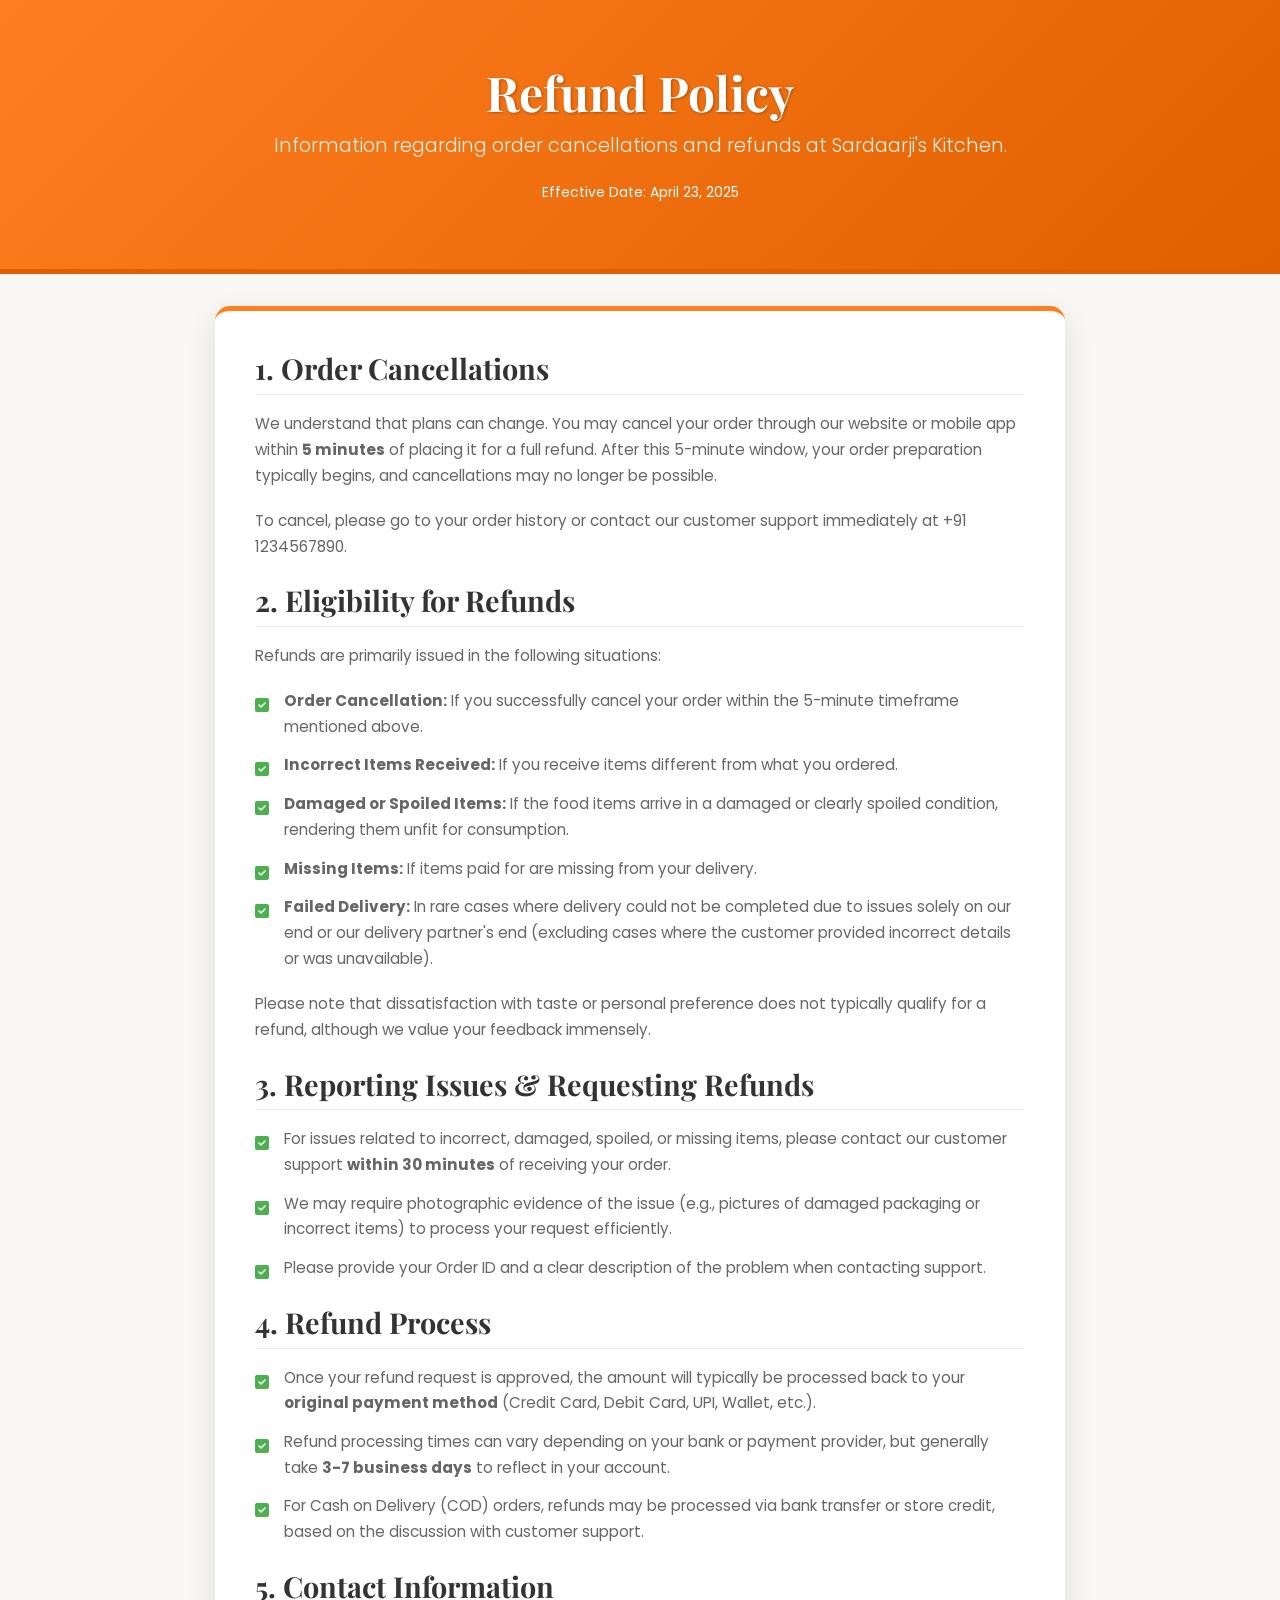
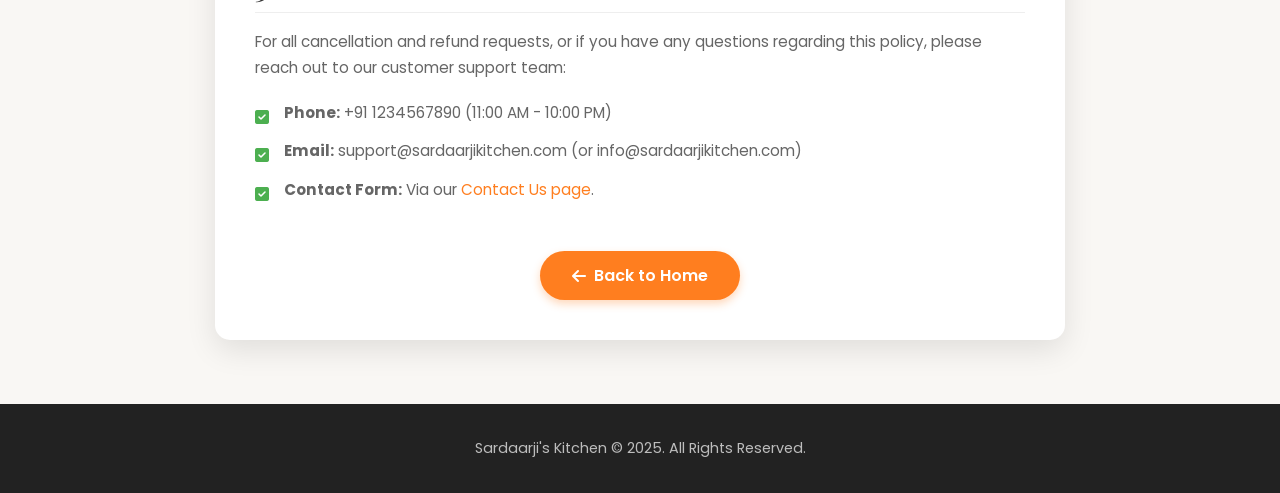
<file: refund.html>
<!DOCTYPE html>
<html lang="en">
<head>
  <meta charset="UTF-8">
  <title>Refund Policy - Sardaarji's Kitchen</title>
  <meta name="viewport" content="width=device-width, initial-scale=1.0">

  <!-- Bootstrap CSS -->
  <link href="https://cdn.jsdelivr.net/npm/bootstrap@5.3.0/dist/css/bootstrap.min.css" rel="stylesheet">
  <!-- Font Awesome (for list icons and Back button) -->
  <link rel="stylesheet" href="https://cdnjs.cloudflare.com/ajax/libs/font-awesome/6.4.0/css/all.min.css">
  <!-- Google Fonts -->
  <link href="https://fonts.googleapis.com/css2?family=Poppins:wght@300;400;500;600;700;800&family=Playfair+Display:wght@400;500;600;700&display=swap" rel="stylesheet">

  <style>
    /* --- Root Variables (from main theme) --- */
    :root {
        --primary-color: #FF7E1F; /* Orange */
        --primary-dark: #E06000;
        --secondary-color: #4CAF50; /* Green */
        --accent-color: #FFC107; /* Yellow */
        --dark-color: #333333;
        --darker-bg: #222222; /* Footer background */
        --light-color: #F8F9FA;
        --text-color: #212529;
        --background-light: #f9f7f4; /* Light beige background */
        --white: #ffffff;
        --grey-light: #eee;
        --grey-medium: #999;
        --grey-dark: #666;
        --border-color-light: #dee2e6;
        --border-radius: 15px;
        --border-radius-sm: 8px;
        --shadow-light: 0 6px 15px rgba(0,0,0,0.08);
        --shadow-medium: 0 10px 30px rgba(0,0,0,0.1);
    }

    /* --- Base Styles --- */
    body {
        font-family: 'Poppins', sans-serif;
        background-color: var(--background-light);
        color: var(--text-color);
        line-height: 1.7; /* Slightly increased line height */
    }

    h1, h2, h3, h4 {
        font-family: 'Playfair Display', serif;
        font-weight: 700;
        color: var(--dark-color);
    }

    a {
        color: var(--primary-color);
        text-decoration: none;
    }
    a:hover {
        color: var(--primary-dark);
    }

    /* --- Page Header --- */
    .page-header {
        background: linear-gradient(135deg, var(--primary-color), var(--primary-dark));
        color: var(--white);
        padding: 4rem 1rem;
        text-align: center;
        margin-bottom: 2rem;
        border-bottom: 5px solid var(--primary-dark);
    }

    .page-header h1 {
        font-weight: 700;
        font-size: 3rem;
        color: var(--white);
        margin-bottom: 0.5rem;
        text-shadow: 1px 1px 3px rgba(0,0,0,0.3);
    }

    .page-header p.lead {
        font-weight: 300;
        font-size: 1.2rem;
        opacity: 0.9;
    }

    /* --- Content Block Styling --- */
    .content-block {
        background: var(--white);
        border-radius: var(--border-radius);
        box-shadow: var(--shadow-medium);
        padding: 2.5rem 2.5rem; /* Slightly more padding */
        margin: 2rem auto;
        max-width: 850px; /* Consistent width */
        border-top: 5px solid var(--primary-color);
    }

    .content-block h2 {
        font-size: 1.8rem;
        margin-top: 1.5rem;
        margin-bottom: 1rem;
        padding-bottom: 0.5rem;
        border-bottom: 1px solid var(--grey-light);
        color: var(--dark-color);
    }
     /* Space for first heading */
    .content-block h2:first-of-type {
        margin-top: 0;
    }


    .content-block p {
        color: var(--grey-dark);
        margin-bottom: 1.2rem;
        font-size: 0.95rem;
    }

    .content-block ul {
        color: var(--grey-dark);
        margin-bottom: 1.2rem;
        padding-left: 0; /* Remove default padding */
        list-style: none; /* Remove default bullets */
        font-size: 0.95rem;
    }

    .content-block ul li {
        position: relative;
        padding-left: 1.8rem; /* Space for icon */
        margin-bottom: 0.8rem; /* Space between list items */
    }

    .content-block ul li::before {
        /* Use a relevant Font Awesome icon */
        content: '\f14a'; /* Check circle icon */
        font-family: 'Font Awesome 6 Free';
        font-weight: 900; /* Solid style */
        color: var(--secondary-color); /* Green for positive points */
        position: absolute;
        left: 0;
        top: 4px; /* Adjust vertical alignment */
        font-size: 1rem;
    }

    /* --- Button Styling --- */
    .btn-main {
        background-color: var(--primary-color);
        border-color: var(--primary-color);
        color: var(--white);
        padding: 0.8rem 2rem;
        border-radius: 50px;
        font-weight: 600;
        transition: all 0.3s ease;
        box-shadow: 0 4px 8px rgba(255, 126, 31, 0.3);
        border: none;
        display: inline-flex;
        align-items: center;
        gap: 0.5rem;
    }

    .btn-main:hover {
        background-color: var(--primary-dark);
        border-color: var(--primary-dark);
        color: var(--white);
        transform: translateY(-3px);
        box-shadow: 0 6px 12px rgba(255, 126, 31, 0.4);
    }

    /* --- Footer Styling --- */
    footer {
        background-color: var(--darker-bg);
        color: rgba(255, 255, 255, 0.7);
        text-align: center;
        padding: 2rem 1rem;
        margin-top: 4rem;
        font-size: 0.9rem;
    }

     /* --- Responsive --- */
     @media (max-width: 768px) {
         .page-header h1 {
             font-size: 2.5rem;
         }
         .content-block {
             padding: 2rem 1.5rem;
             margin: 1.5rem auto;
         }
         .content-block h2 {
             font-size: 1.6rem;
         }
     }
     @media (max-width: 576px) {
         .page-header {
             padding: 3rem 1rem;
         }
         .page-header h1 {
             font-size: 2rem;
         }
          .page-header p.lead {
             font-size: 1rem;
         }
         .content-block {
             padding: 1.5rem 1rem;
             margin: 1rem auto;
         }
         .content-block h2 {
             font-size: 1.5rem;
         }
          .content-block p, .content-block ul {
             font-size: 0.9rem;
         }
     }
  </style>
</head>
<body>

  <!-- Header Section -->
  <div class="page-header">
    <h1>Refund Policy</h1>
    <p class="lead">Information regarding order cancellations and refunds at Sardaarji's Kitchen.</p>
    <small>Effective Date: April 23, 2025</small>
  </div>

  <!-- Main Content -->
  <div class="container">
    <div class="content-block">

      <h2>1. Order Cancellations</h2>
      <p>We understand that plans can change. You may cancel your order through our website or mobile app within <strong>5 minutes</strong> of placing it for a full refund. After this 5-minute window, your order preparation typically begins, and cancellations may no longer be possible.</p>
      <p>To cancel, please go to your order history or contact our customer support immediately at +91 1234567890.</p>

      <h2>2. Eligibility for Refunds</h2>
      <p>Refunds are primarily issued in the following situations:</p>
      <ul>
        <li><strong>Order Cancellation:</strong> If you successfully cancel your order within the 5-minute timeframe mentioned above.</li>
        <li><strong>Incorrect Items Received:</strong> If you receive items different from what you ordered.</li>
        <li><strong>Damaged or Spoiled Items:</strong> If the food items arrive in a damaged or clearly spoiled condition, rendering them unfit for consumption.</li>
        <li><strong>Missing Items:</strong> If items paid for are missing from your delivery.</li>
        <li><strong>Failed Delivery:</strong> In rare cases where delivery could not be completed due to issues solely on our end or our delivery partner's end (excluding cases where the customer provided incorrect details or was unavailable).</li>
      </ul>
       <p>Please note that dissatisfaction with taste or personal preference does not typically qualify for a refund, although we value your feedback immensely.</p>


      <h2>3. Reporting Issues & Requesting Refunds</h2>
      <ul>
        <li>For issues related to incorrect, damaged, spoiled, or missing items, please contact our customer support <strong>within 30 minutes</strong> of receiving your order.</li>
        <li>We may require photographic evidence of the issue (e.g., pictures of damaged packaging or incorrect items) to process your request efficiently.</li>
        <li>Please provide your Order ID and a clear description of the problem when contacting support.</li>
      </ul>

       <h2>4. Refund Process</h2>
      <ul>
        <li>Once your refund request is approved, the amount will typically be processed back to your <strong>original payment method</strong> (Credit Card, Debit Card, UPI, Wallet, etc.).</li>
        <li>Refund processing times can vary depending on your bank or payment provider, but generally take <strong>3-7 business days</strong> to reflect in your account.</li>
        <li>For Cash on Delivery (COD) orders, refunds may be processed via bank transfer or store credit, based on the discussion with customer support.</li>
      </ul>

      <h2>5. Contact Information</h2>
      <p>For all cancellation and refund requests, or if you have any questions regarding this policy, please reach out to our customer support team:</p>
       <ul>
           <li><strong>Phone:</strong> +91 1234567890 (11:00 AM - 10:00 PM)</li>
           <li><strong>Email:</strong> support@sardaarjikitchen.com (or info@sardaarjikitchen.com)</li>
           <li><strong>Contact Form:</strong> Via our <a href="contact.html" title="Go to Contact Page">Contact Us page</a>.</li>
       </ul>

      <!-- Back Button -->
      <div class="text-center mt-5"> <!-- Increased top margin -->
        <a href="index.html" class="btn btn-main">
          <i class="fas fa-arrow-left"></i> Back to Home
        </a>
      </div>
    </div>
  </div>

  <!-- Footer Section -->
  <footer>
    <div>Sardaarji's Kitchen &copy; 2025. All Rights Reserved.</div>
  </footer>

  <!-- Bootstrap JS Bundle (includes Popper) -->
  <script src="https://cdn.jsdelivr.net/npm/bootstrap@5.3.0/dist/js/bootstrap.bundle.min.js"></script>
  <!-- No custom JS needed for this static page -->

</body>
</html>
</file>
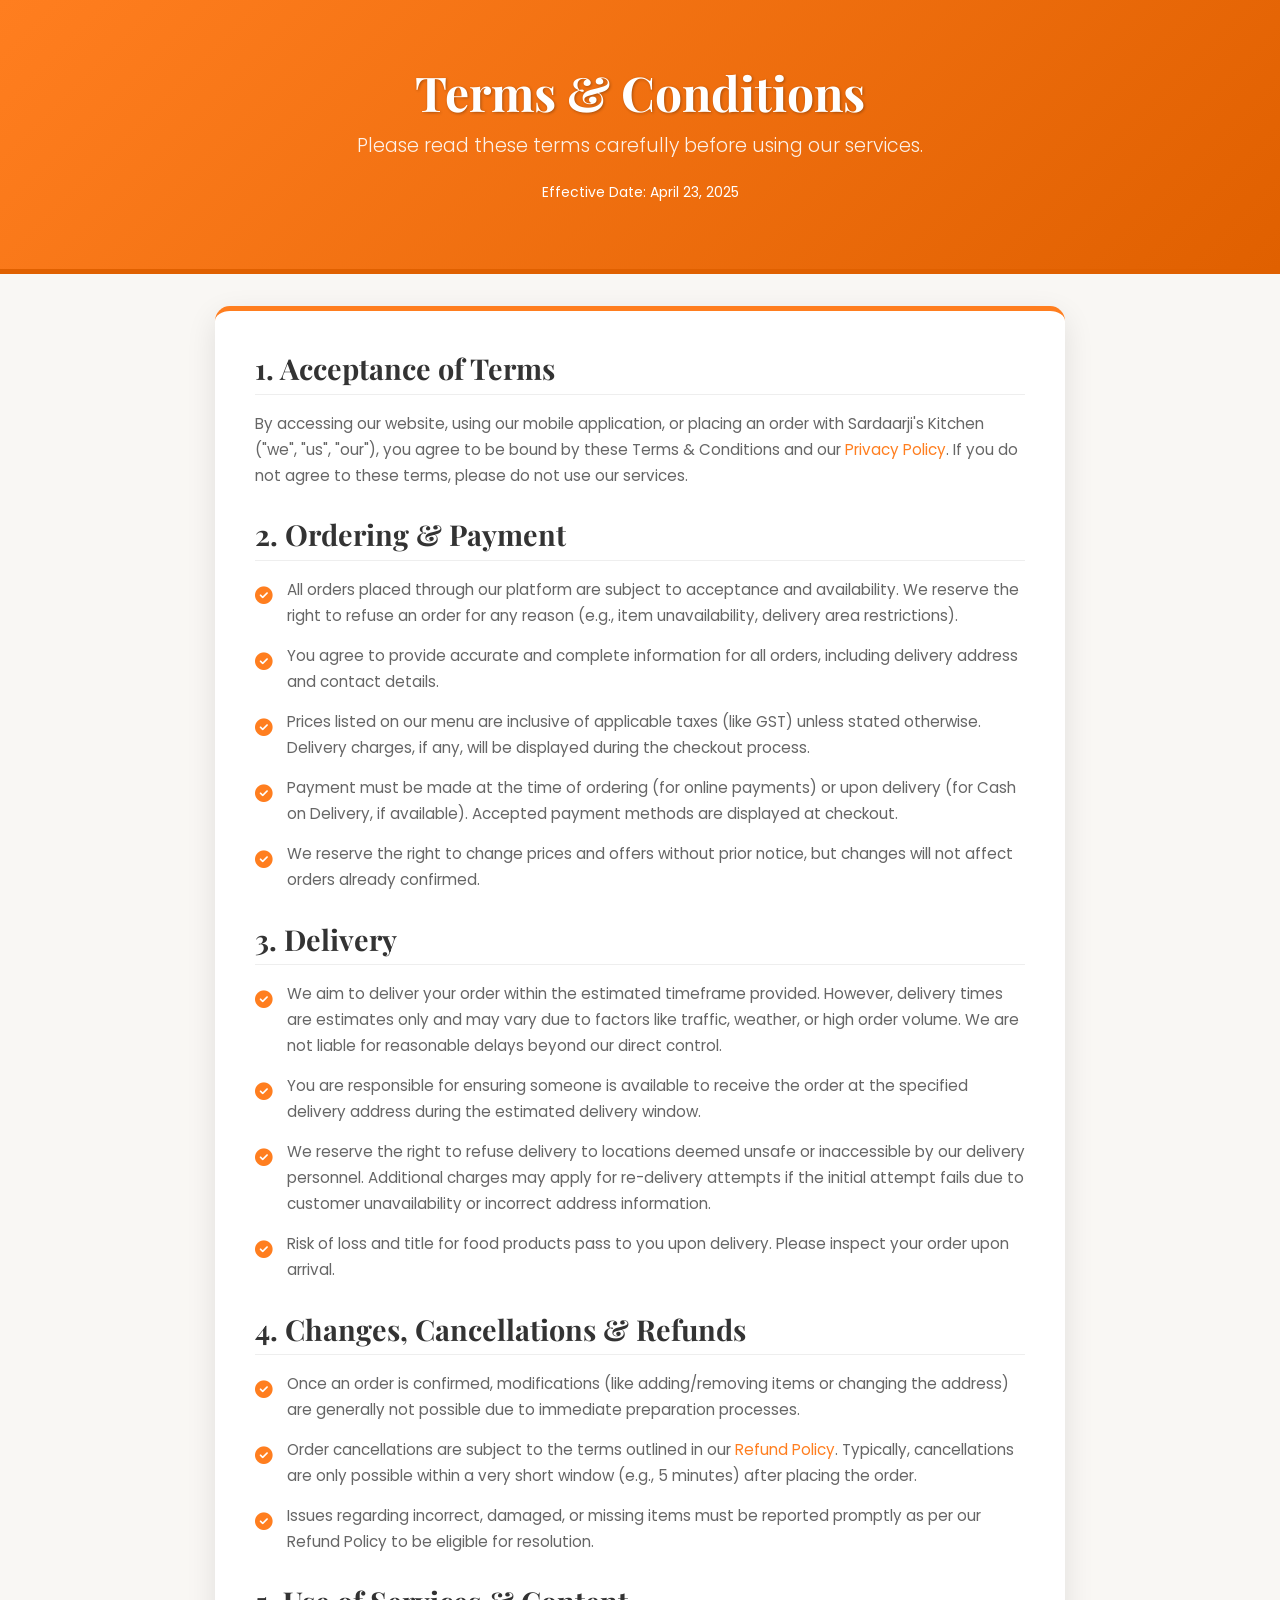
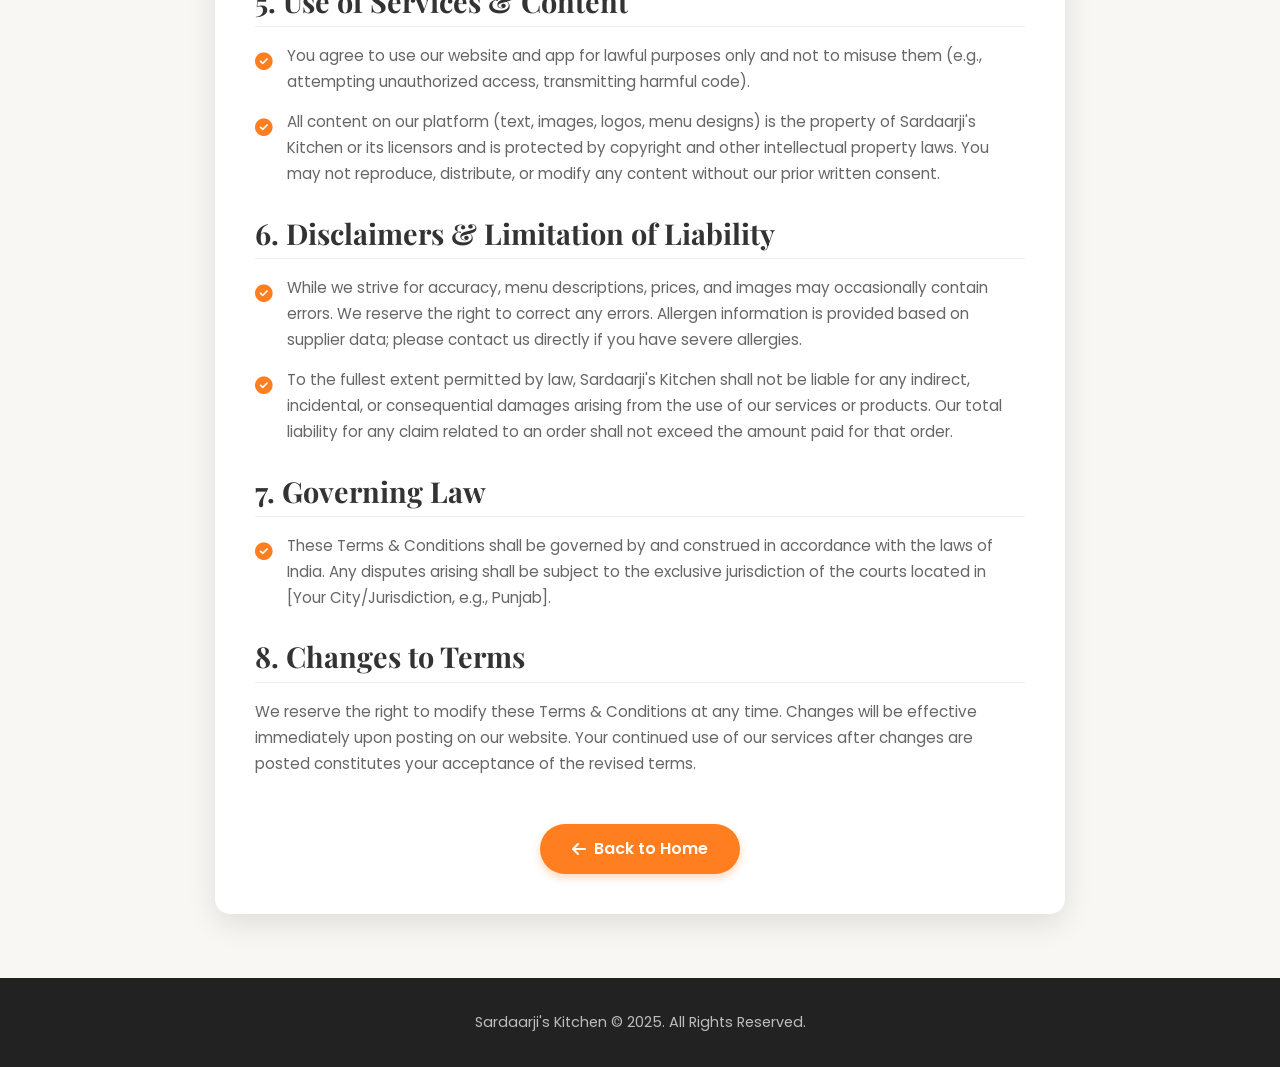
<file: terms.html>
<!DOCTYPE html>
<html lang="en">
<head>
  <meta charset="UTF-8">
  <title>Terms & Conditions - Sardaarji's Kitchen</title>
  <meta name="viewport" content="width=device-width, initial-scale=1.0">

  <!-- Bootstrap CSS -->
  <link href="https://cdn.jsdelivr.net/npm/bootstrap@5.3.0/dist/css/bootstrap.min.css" rel="stylesheet">
  <!-- Font Awesome (for list icons and Back button) -->
  <link rel="stylesheet" href="https://cdnjs.cloudflare.com/ajax/libs/font-awesome/6.4.0/css/all.min.css">
  <!-- Google Fonts -->
  <link href="https://fonts.googleapis.com/css2?family=Poppins:wght@300;400;500;600;700;800&family=Playfair+Display:wght@400;500;600;700&display=swap" rel="stylesheet">

  <style>
    /* --- Root Variables (from main theme) --- */
    :root {
        --primary-color: #FF7E1F; /* Orange */
        --primary-dark: #E06000;
        --secondary-color: #4CAF50; /* Green */
        --accent-color: #FFC107; /* Yellow */
        --dark-color: #333333;
        --darker-bg: #222222; /* Footer background */
        --light-color: #F8F9FA;
        --text-color: #212529;
        --background-light: #f9f7f4; /* Light beige background */
        --white: #ffffff;
        --grey-light: #eee;
        --grey-medium: #999;
        --grey-dark: #666;
        --border-color-light: #dee2e6;
        --border-radius: 15px;
        --border-radius-sm: 8px;
        --shadow-light: 0 6px 15px rgba(0,0,0,0.08);
        --shadow-medium: 0 10px 30px rgba(0,0,0,0.1);
    }

    /* --- Base Styles --- */
    body {
        font-family: 'Poppins', sans-serif;
        background-color: var(--background-light);
        color: var(--text-color);
        line-height: 1.7; /* Increased line height for legal text */
    }

    h1, h2, h3, h4 {
        font-family: 'Playfair Display', serif;
        font-weight: 700;
        color: var(--dark-color);
    }

    a {
        color: var(--primary-color);
        text-decoration: none;
    }
    a:hover {
        color: var(--primary-dark);
    }

    /* --- Page Header --- */
    .page-header {
        background: linear-gradient(135deg, var(--primary-color), var(--primary-dark));
        color: var(--white);
        padding: 4rem 1rem;
        text-align: center;
        margin-bottom: 2rem;
        border-bottom: 5px solid var(--primary-dark);
    }

    .page-header h1 {
        font-weight: 700;
        font-size: 3rem;
        color: var(--white);
        margin-bottom: 0.5rem;
        text-shadow: 1px 1px 3px rgba(0,0,0,0.3);
    }

    .page-header p.lead {
        font-weight: 300;
        font-size: 1.2rem;
        opacity: 0.9;
    }

    /* --- Content Block Styling --- */
    .content-block {
        background: var(--white);
        border-radius: var(--border-radius);
        box-shadow: var(--shadow-medium);
        padding: 2.5rem 2.5rem; /* Slightly more padding */
        margin: 2rem auto;
        max-width: 850px; /* Consistent width */
        border-top: 5px solid var(--primary-color);
    }

    .content-block h2 {
        font-size: 1.8rem;
        margin-top: 1.8rem; /* Space above headings */
        margin-bottom: 1rem;
        padding-bottom: 0.5rem;
        border-bottom: 1px solid var(--grey-light);
        color: var(--dark-color);
    }
     /* Space for first heading */
    .content-block h2:first-of-type {
        margin-top: 0;
    }


    .content-block p {
        color: var(--grey-dark);
        margin-bottom: 1.2rem;
        font-size: 0.95rem;
    }

    .content-block ul {
        color: var(--grey-dark);
        margin-bottom: 1.5rem; /* Space after lists */
        padding-left: 0; /* Remove default padding */
        list-style: none; /* Remove default bullets */
        font-size: 0.95rem;
    }

    .content-block ul li {
        position: relative;
        padding-left: 2rem; /* Space for icon */
        margin-bottom: 0.9rem; /* Space between list items */
    }

    .content-block ul li::before {
        /* Use a relevant Font Awesome icon */
        content: '\f058'; /* Check Circle solid icon */
        font-family: 'Font Awesome 6 Free';
        font-weight: 900; /* Solid style */
        color: var(--primary-color); /* Use primary color for T&C points */
        position: absolute;
        left: 0;
        top: 4px; /* Adjust vertical alignment */
        font-size: 1.1rem; /* Slightly larger icon */
    }

    /* --- Button Styling --- */
    .btn-main {
        background-color: var(--primary-color);
        border-color: var(--primary-color);
        color: var(--white);
        padding: 0.8rem 2rem;
        border-radius: 50px;
        font-weight: 600;
        transition: all 0.3s ease;
        box-shadow: 0 4px 8px rgba(255, 126, 31, 0.3);
        border: none;
        display: inline-flex;
        align-items: center;
        gap: 0.5rem;
    }

    .btn-main:hover {
        background-color: var(--primary-dark);
        border-color: var(--primary-dark);
        color: var(--white);
        transform: translateY(-3px);
        box-shadow: 0 6px 12px rgba(255, 126, 31, 0.4);
    }

    /* --- Footer Styling --- */
    footer {
        background-color: var(--darker-bg);
        color: rgba(255, 255, 255, 0.7);
        text-align: center;
        padding: 2rem 1rem;
        margin-top: 4rem;
        font-size: 0.9rem;
    }

     /* --- Responsive --- */
     @media (max-width: 768px) {
         .page-header h1 {
             font-size: 2.5rem;
         }
         .content-block {
             padding: 2rem 1.5rem;
             margin: 1.5rem auto;
         }
         .content-block h2 {
             font-size: 1.6rem;
         }
     }
     @media (max-width: 576px) {
         .page-header {
             padding: 3rem 1rem;
         }
         .page-header h1 {
             font-size: 2rem;
         }
          .page-header p.lead {
             font-size: 1rem;
         }
         .content-block {
             padding: 1.5rem 1rem;
             margin: 1rem auto;
         }
         .content-block h2 {
             font-size: 1.5rem;
         }
          .content-block p, .content-block ul {
             font-size: 0.9rem;
         }
          .content-block ul li {
             padding-left: 1.7rem; /* Adjust icon padding for smaller screens */
         }
         .content-block ul li::before {
             font-size: 1rem; /* Slightly smaller icon */
         }
     }
  </style>
</head>
<body>

  <!-- Header Section -->
  <div class="page-header">
    <h1>Terms & Conditions</h1>
    <p class="lead">Please read these terms carefully before using our services.</p>
    <small>Effective Date: April 23, 2025</small>
  </div>

  <!-- Main Content -->
  <div class="container">
    <div class="content-block">

      <h2>1. Acceptance of Terms</h2>
      <p>By accessing our website, using our mobile application, or placing an order with Sardaarji's Kitchen ("we", "us", "our"), you agree to be bound by these Terms & Conditions and our <a href="privacy.html">Privacy Policy</a>. If you do not agree to these terms, please do not use our services.</p>

      <h2>2. Ordering & Payment</h2>
      <ul>
        <li>All orders placed through our platform are subject to acceptance and availability. We reserve the right to refuse an order for any reason (e.g., item unavailability, delivery area restrictions).</li>
        <li>You agree to provide accurate and complete information for all orders, including delivery address and contact details.</li>
        <li>Prices listed on our menu are inclusive of applicable taxes (like GST) unless stated otherwise. Delivery charges, if any, will be displayed during the checkout process.</li>
        <li>Payment must be made at the time of ordering (for online payments) or upon delivery (for Cash on Delivery, if available). Accepted payment methods are displayed at checkout.</li>
        <li>We reserve the right to change prices and offers without prior notice, but changes will not affect orders already confirmed.</li>
      </ul>

      <h2>3. Delivery</h2>
      <ul>
        <li>We aim to deliver your order within the estimated timeframe provided. However, delivery times are estimates only and may vary due to factors like traffic, weather, or high order volume. We are not liable for reasonable delays beyond our direct control.</li>
        <li>You are responsible for ensuring someone is available to receive the order at the specified delivery address during the estimated delivery window.</li>
        <li>We reserve the right to refuse delivery to locations deemed unsafe or inaccessible by our delivery personnel. Additional charges may apply for re-delivery attempts if the initial attempt fails due to customer unavailability or incorrect address information.</li>
        <li>Risk of loss and title for food products pass to you upon delivery. Please inspect your order upon arrival.</li>
      </ul>

      <h2>4. Changes, Cancellations & Refunds</h2>
      <ul>
        <li>Once an order is confirmed, modifications (like adding/removing items or changing the address) are generally not possible due to immediate preparation processes.</li>
        <li>Order cancellations are subject to the terms outlined in our <a href="refund.html" title="View our Refund Policy">Refund Policy</a>. Typically, cancellations are only possible within a very short window (e.g., 5 minutes) after placing the order.</li>
        <li>Issues regarding incorrect, damaged, or missing items must be reported promptly as per our Refund Policy to be eligible for resolution.</li>
      </ul>

       <h2>5. Use of Services & Content</h2>
      <ul>
        <li>You agree to use our website and app for lawful purposes only and not to misuse them (e.g., attempting unauthorized access, transmitting harmful code).</li>
        <li>All content on our platform (text, images, logos, menu designs) is the property of Sardaarji's Kitchen or its licensors and is protected by copyright and other intellectual property laws. You may not reproduce, distribute, or modify any content without our prior written consent.</li>
      </ul>

      <h2>6. Disclaimers & Limitation of Liability</h2>
      <ul>
          <li>While we strive for accuracy, menu descriptions, prices, and images may occasionally contain errors. We reserve the right to correct any errors. Allergen information is provided based on supplier data; please contact us directly if you have severe allergies.</li>
          <li>To the fullest extent permitted by law, Sardaarji's Kitchen shall not be liable for any indirect, incidental, or consequential damages arising from the use of our services or products. Our total liability for any claim related to an order shall not exceed the amount paid for that order.</li>
      </ul>

       <h2>7. Governing Law</h2>
      <ul>
          <li>These Terms & Conditions shall be governed by and construed in accordance with the laws of India. Any disputes arising shall be subject to the exclusive jurisdiction of the courts located in [Your City/Jurisdiction, e.g., Punjab].</li>
      </ul>

       <h2>8. Changes to Terms</h2>
        <p>We reserve the right to modify these Terms & Conditions at any time. Changes will be effective immediately upon posting on our website. Your continued use of our services after changes are posted constitutes your acceptance of the revised terms.</p>

      <!-- Back Button -->
      <div class="text-center mt-5"> <!-- Increased top margin -->
        <a href="index.html" class="btn btn-main">
          <i class="fas fa-arrow-left"></i> Back to Home
        </a>
      </div>
    </div>
  </div>

  <!-- Footer Section -->
  <footer>
    <div>Sardaarji's Kitchen &copy; 2025. All Rights Reserved.</div>
  </footer>

  <!-- Bootstrap JS Bundle (includes Popper) -->
  <script src="https://cdn.jsdelivr.net/npm/bootstrap@5.3.0/dist/js/bootstrap.bundle.min.js"></script>
  <!-- No custom JS needed for this static page -->

</body>
</html>
</file>
